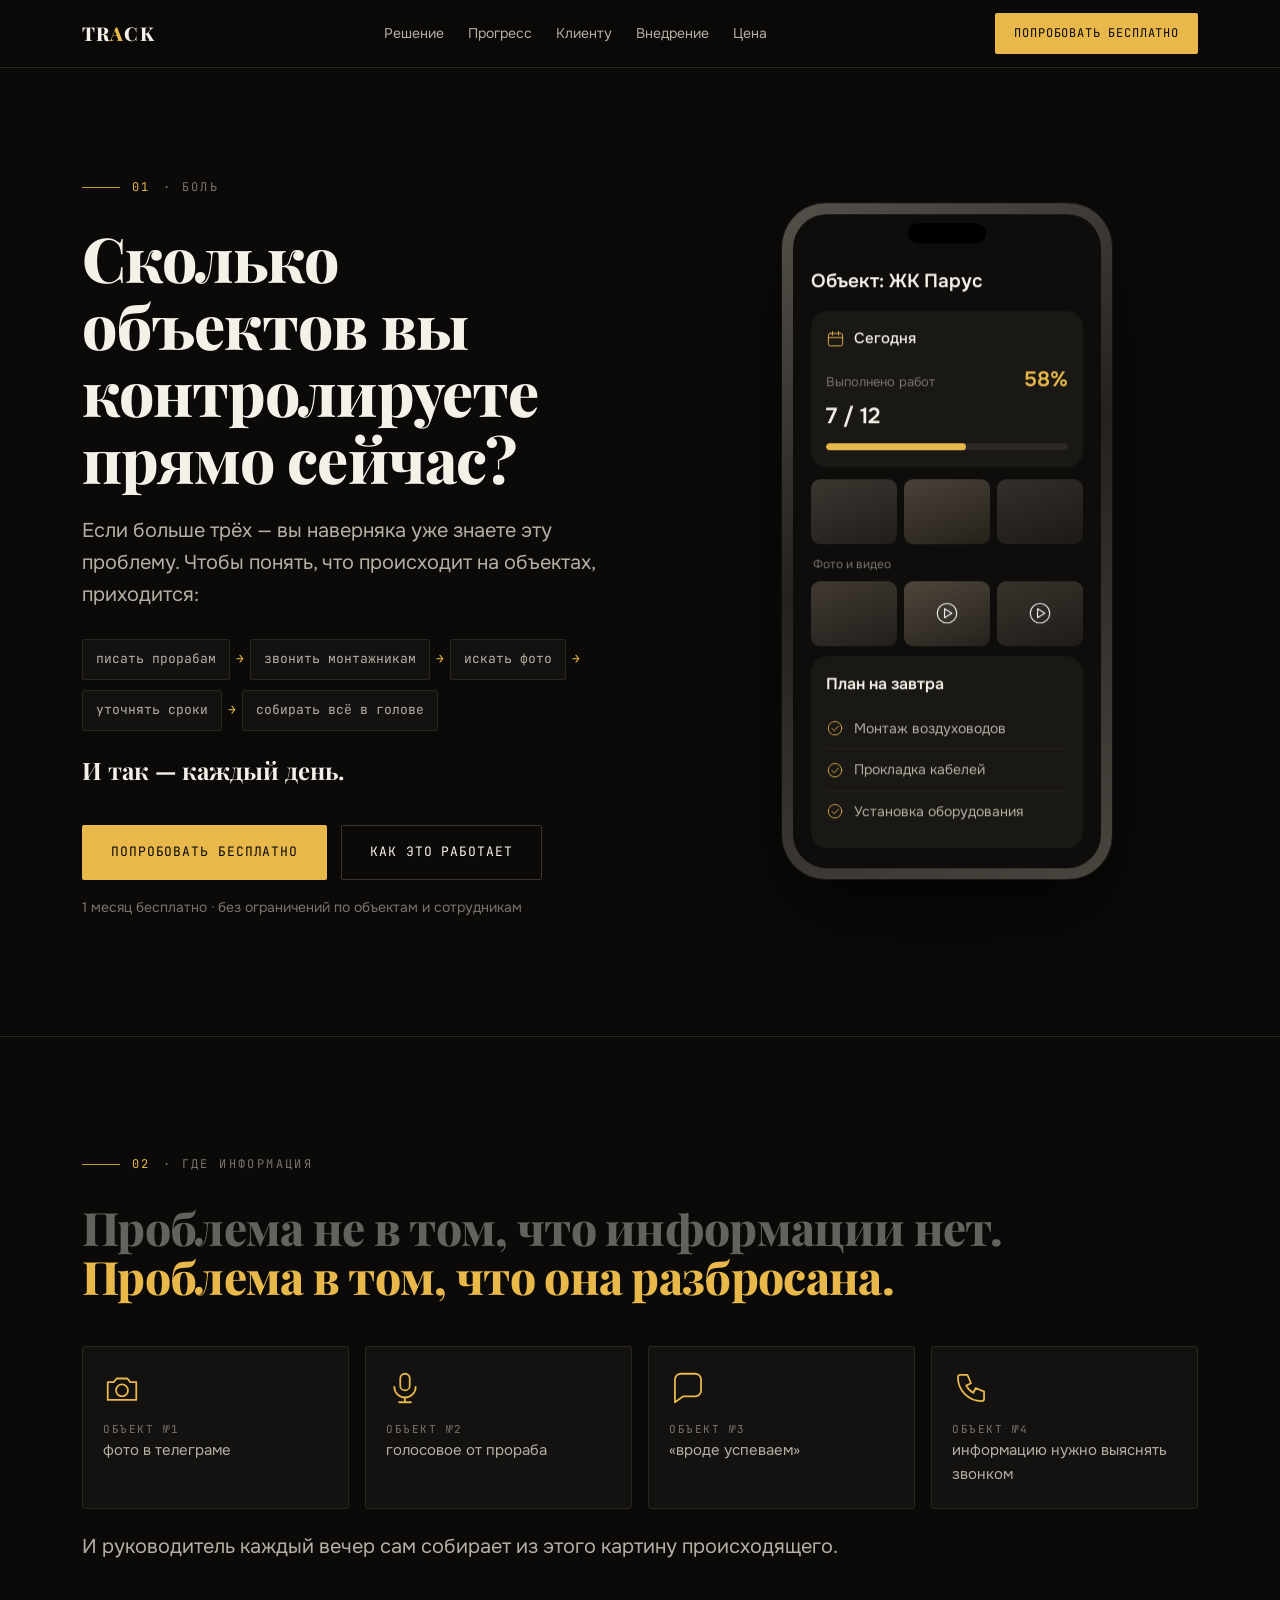
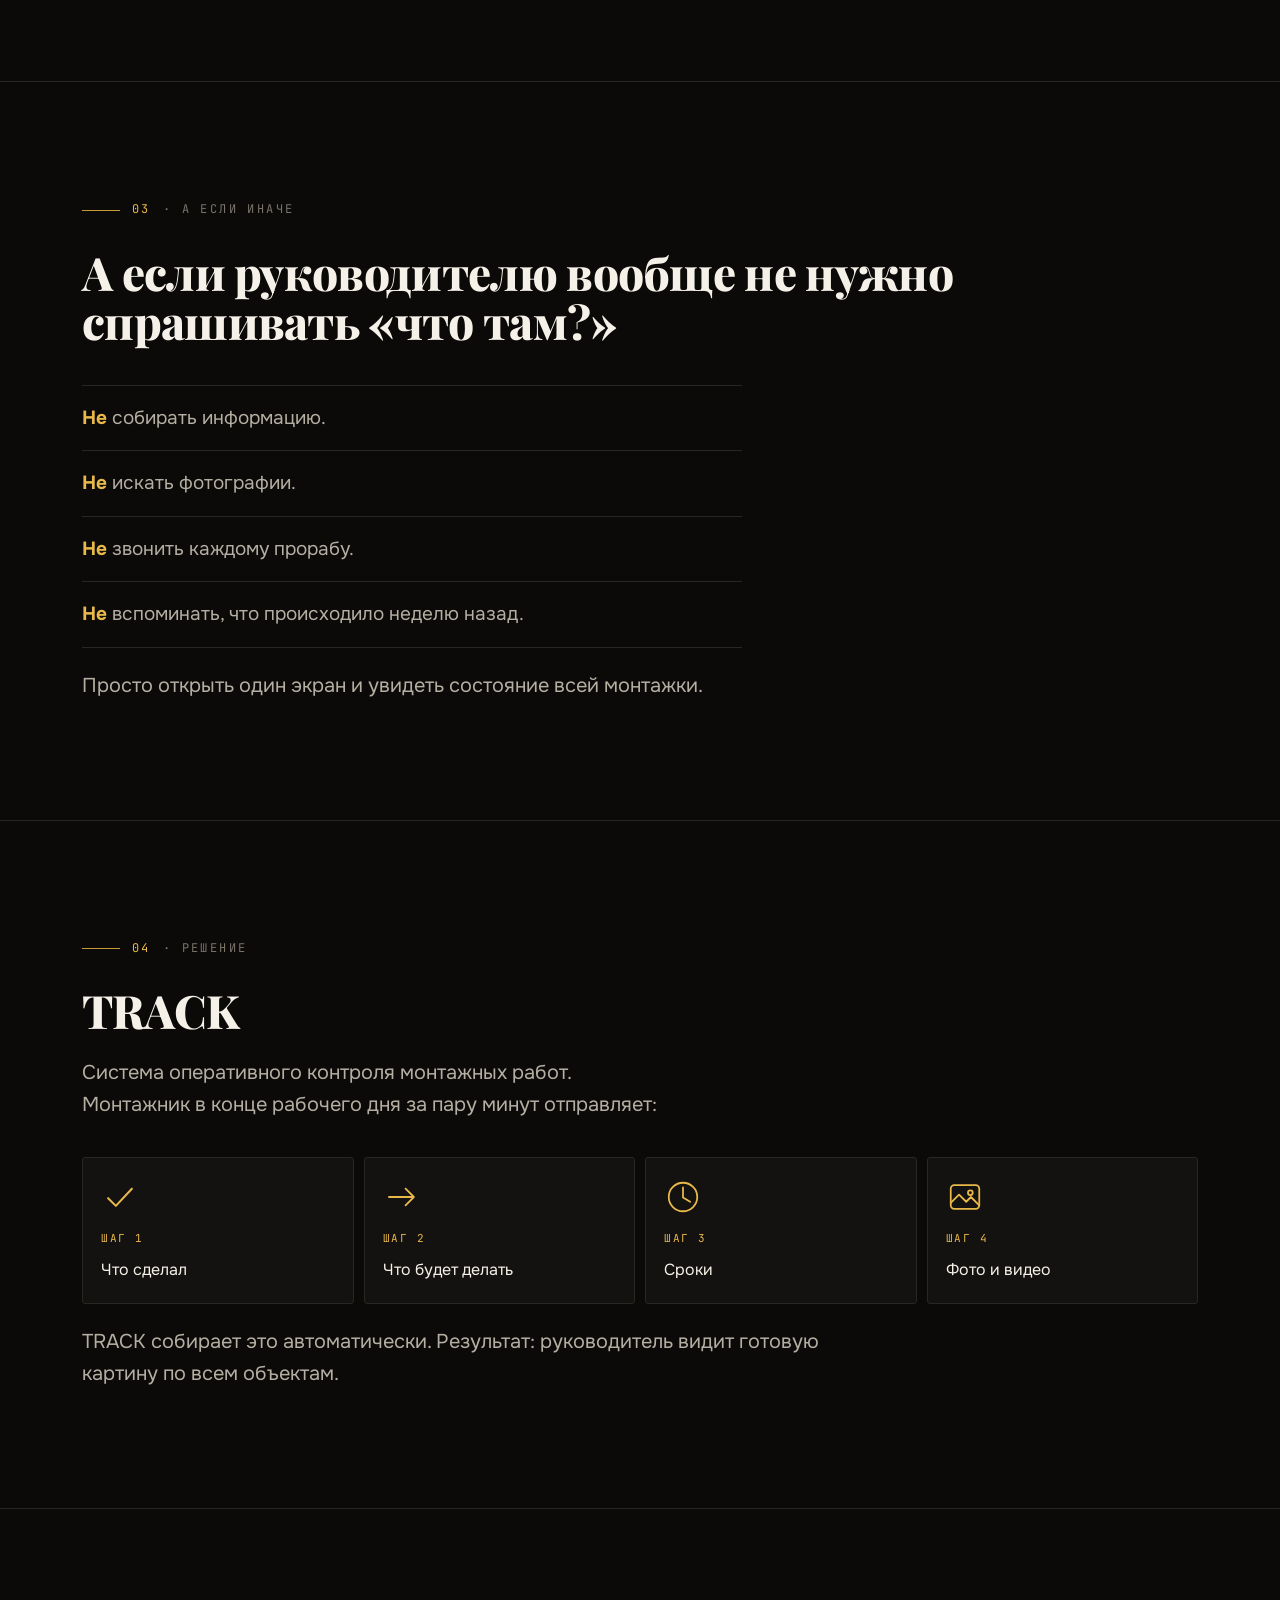
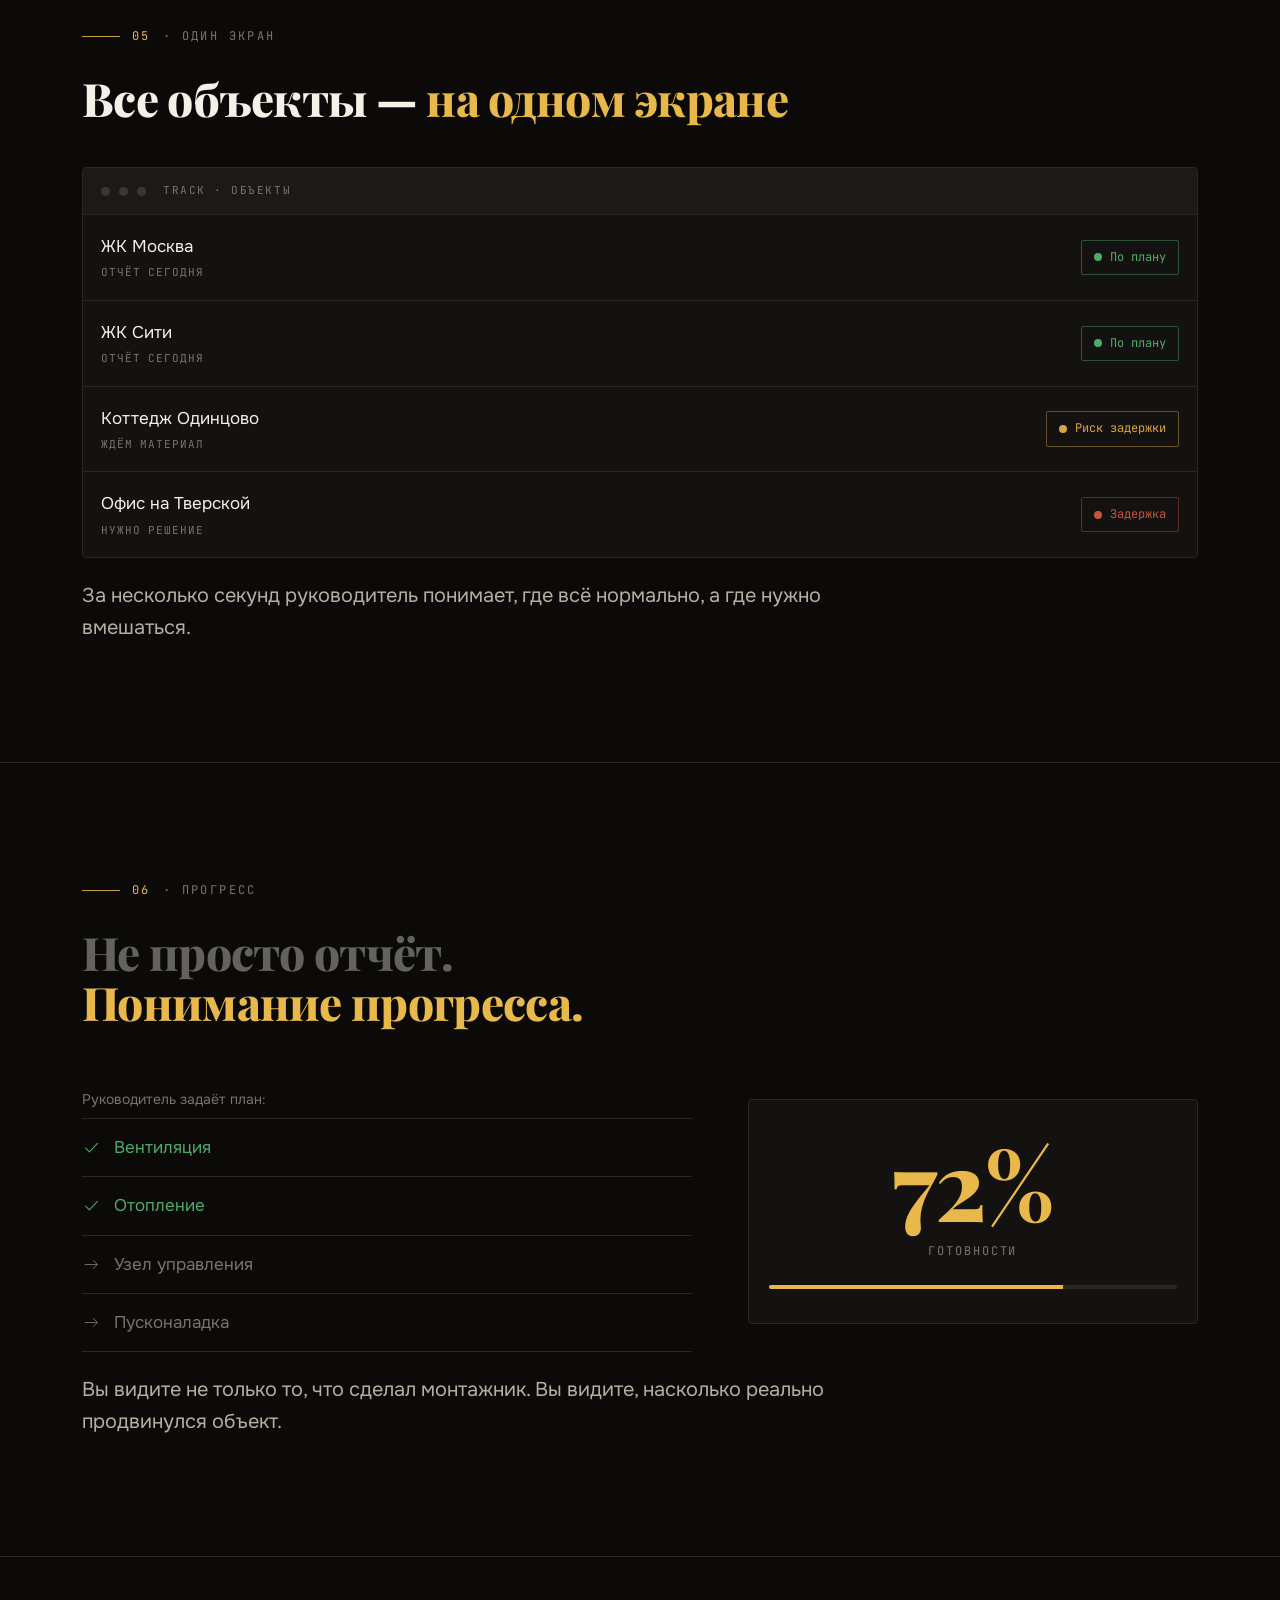
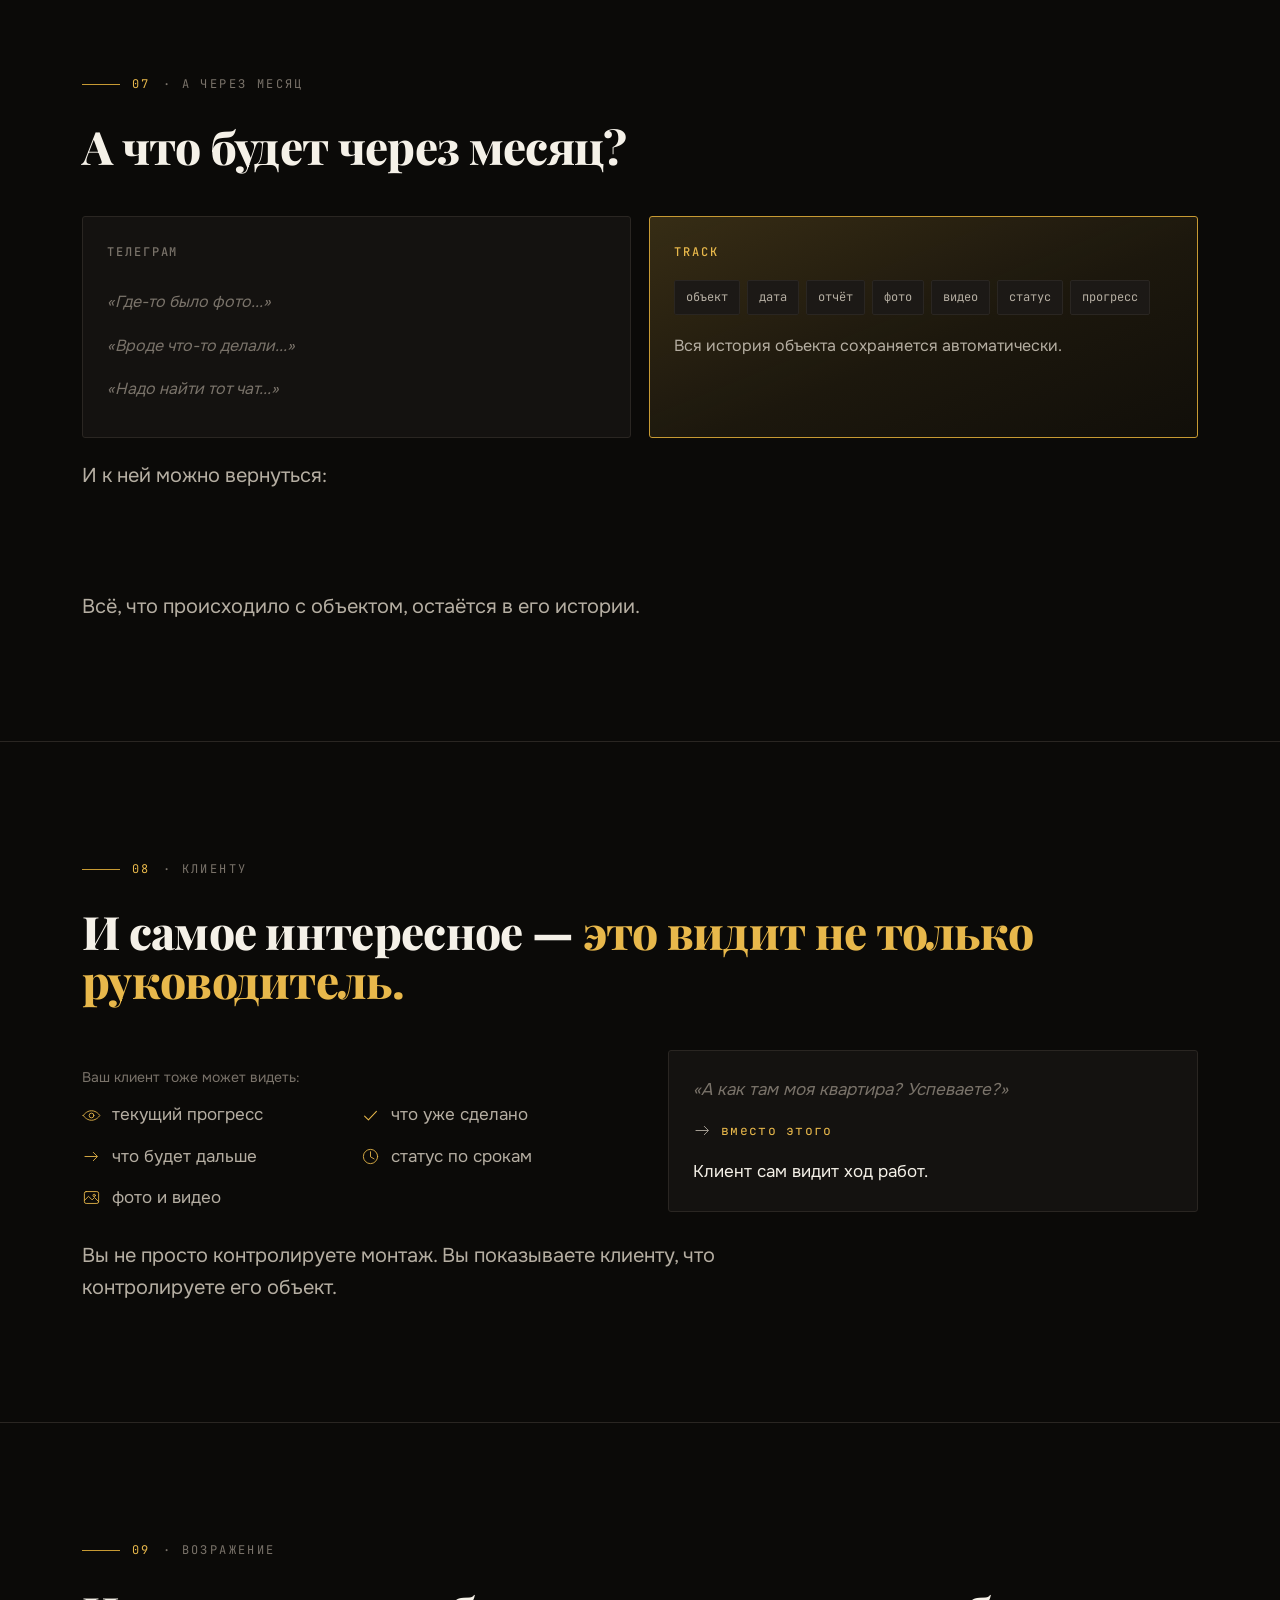
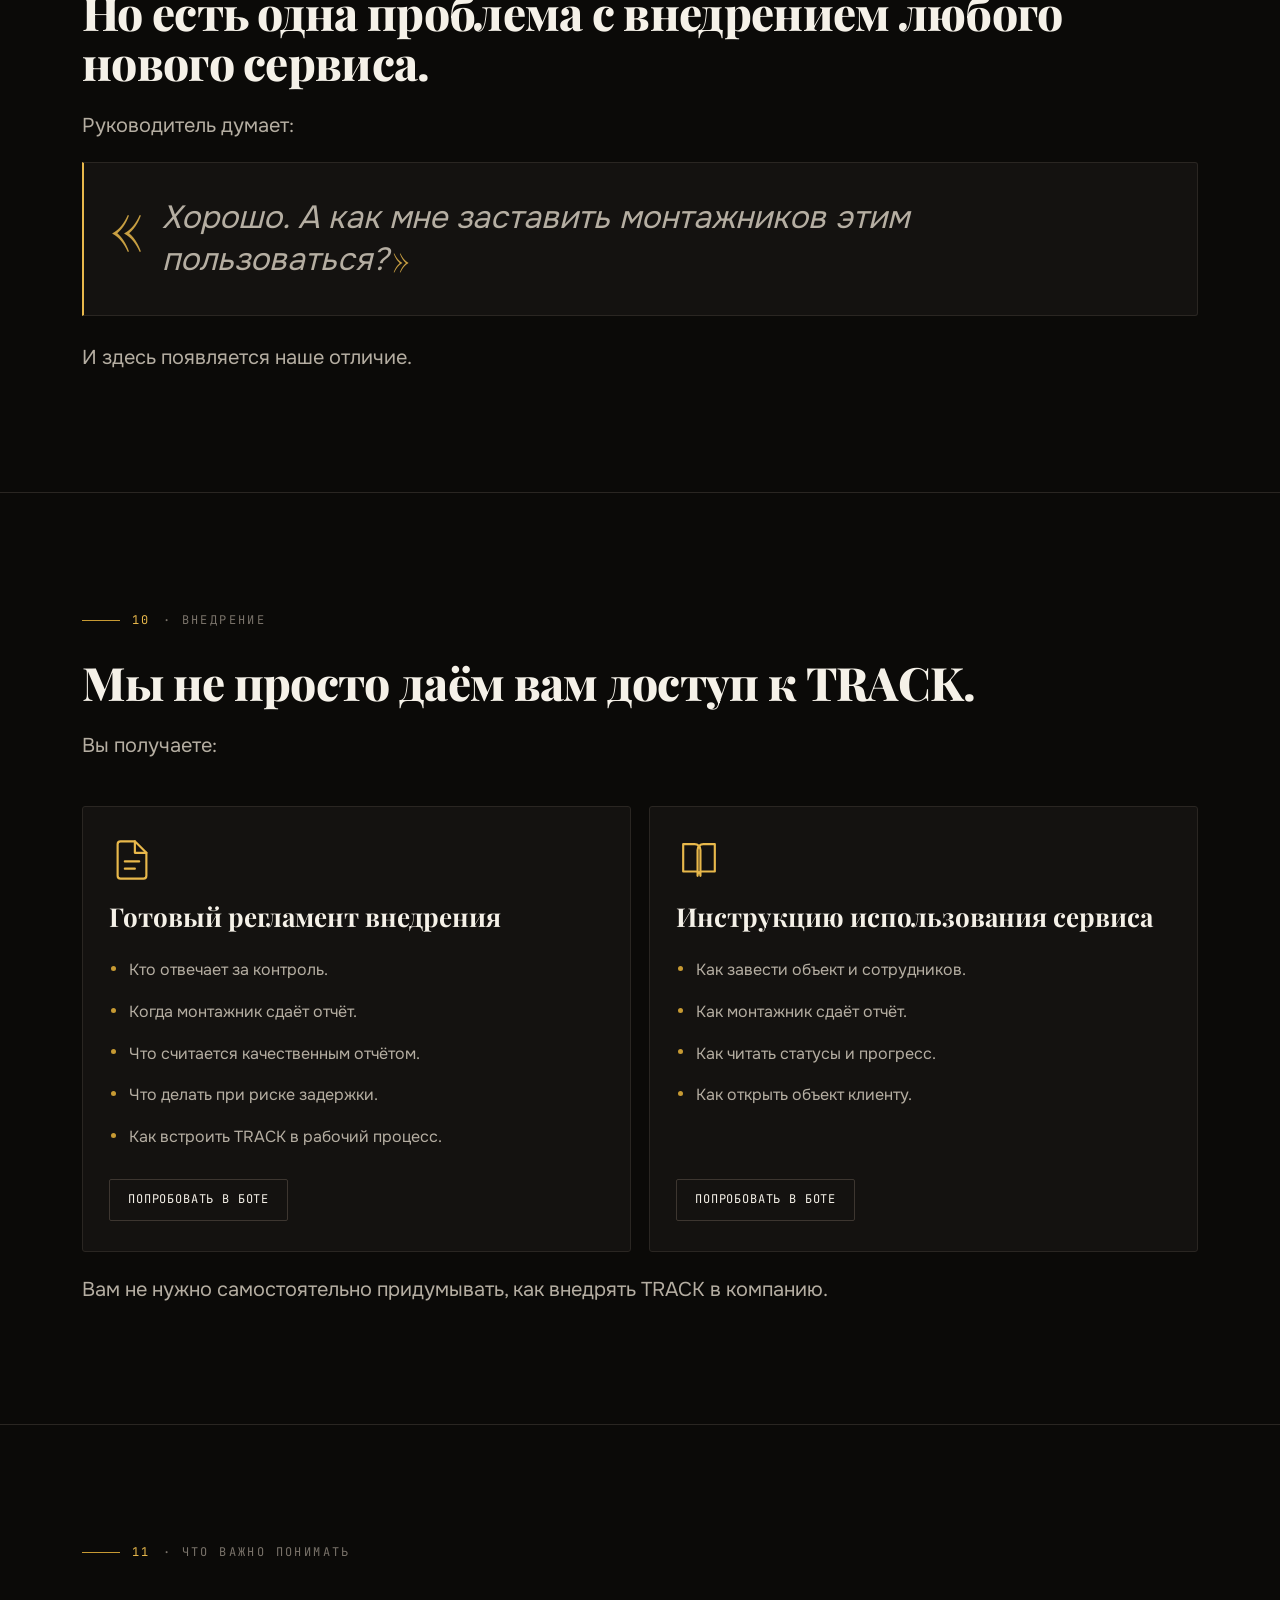
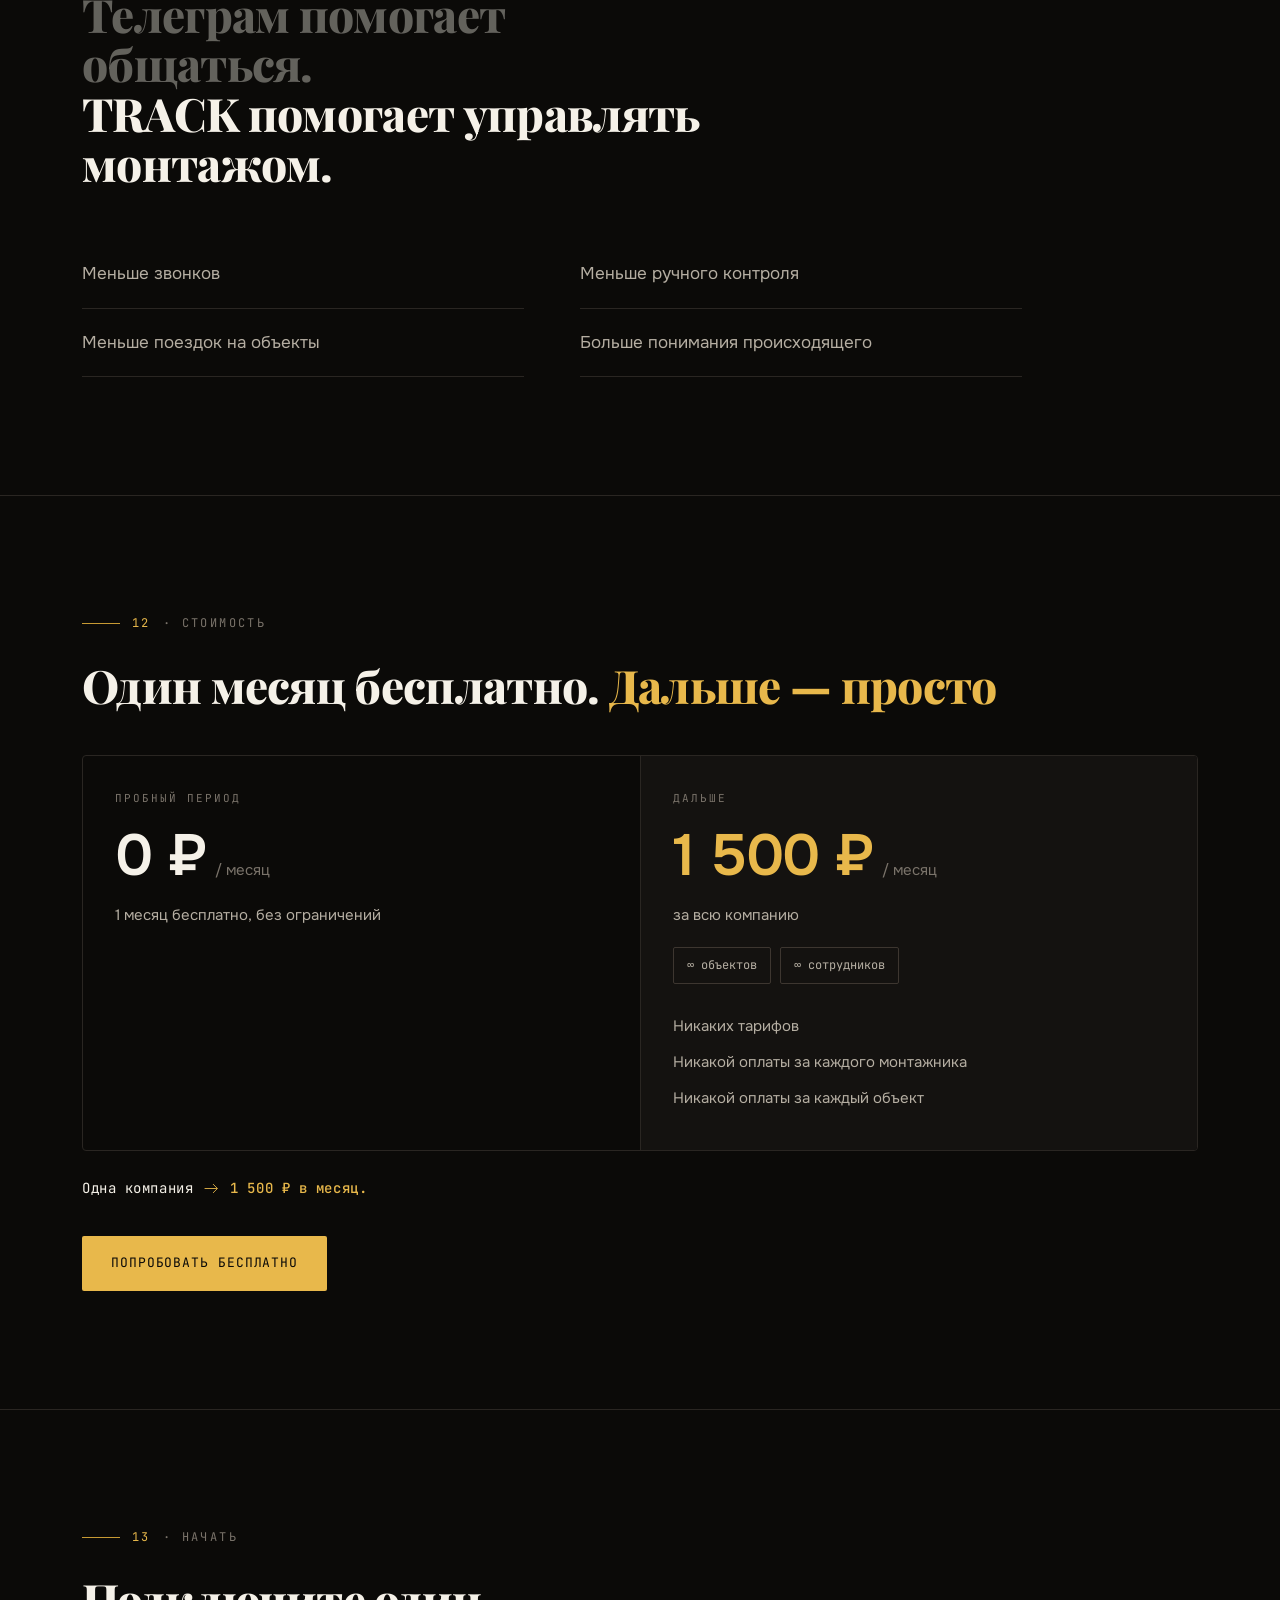
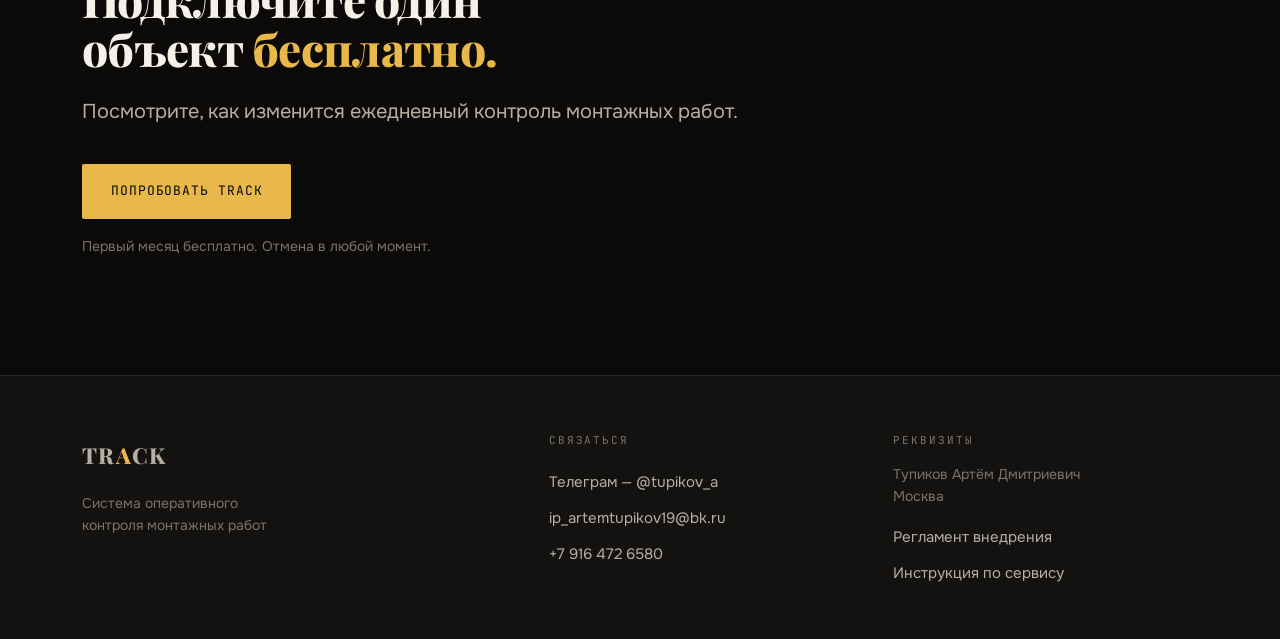
<file: index.html>
<!DOCTYPE html>
<html lang="ru">
<head>
<meta charset="utf-8">
<meta name="viewport" content="width=device-width, initial-scale=1, viewport-fit=cover">
<title>TRACK — ежедневный контроль монтажных работ</title>
<meta name="description" content="Все объекты на одном экране: что сделано, что дальше, сроки, фото и прогресс. Вместо десятка рабочих чатов. 1 500 ₽ в месяц за всю компанию.">
<meta property="og:type" content="website">
<meta property="og:site_name" content="TRACK">
<meta property="og:title" content="TRACK — ежедневный контроль монтажных работ">
<meta property="og:description" content="Открыть один экран и увидеть состояние всей монтажки. Первый месяц бесплатно.">
<link rel="preconnect" href="https://fonts.googleapis.com">
<link rel="preconnect" href="https://fonts.gstatic.com" crossorigin>
<link href="https://fonts.googleapis.com/css2?family=Playfair+Display:wght@700;800&family=Onest:wght@300;400;500;600&family=JetBrains+Mono:wght@400;500&display=swap" rel="stylesheet">
<style>
:root{
  --void:#0B0A08; --surface:#141210; --raised:#1C1916;
  --edge:#2A2622; --edge-hi:#3D3630;
  --gold:#E8B84B; --gold-dim:#C79A33;
  --text:#F5F1E8; --text-2:#B5AEA2; --muted:#7A736A;
  --ok:#4FA96A; --warn:#D9A441; --late:#C4553D;
  --display:'Playfair Display',Georgia,serif;
  --body:'Onest',-apple-system,BlinkMacSystemFont,'Segoe UI',sans-serif;
  --mono:'JetBrains Mono',ui-monospace,Menlo,monospace;
  --pad:32px; --sect:118px;
}
@media(max-width:1024px){:root{--pad:24px;--sect:84px}}
@media(max-width:760px){:root{--pad:18px;--sect:62px}}

*{box-sizing:border-box;margin:0;padding:0}
html{-webkit-text-size-adjust:100%;scroll-behavior:smooth}
body{
  background:var(--void);color:var(--text);
  font-family:var(--body);font-size:17px;line-height:1.6;
  -webkit-font-smoothing:antialiased;overflow-x:hidden;
}
@media(max-width:760px){body{font-size:16px}}
img{max-width:100%}

.wrap{max-width:1180px;margin:0 auto;padding:0 var(--pad)}
section{padding:var(--sect) 0;position:relative}
.rule{border:0;border-top:1px solid var(--edge);margin:0}

/* ---------- типографика ---------- */
.eyebrow{
  font-family:var(--mono);font-size:12px;letter-spacing:.2em;text-transform:uppercase;
  color:var(--gold);display:flex;align-items:center;gap:12px;margin-bottom:28px;
}
.eyebrow i{font-style:normal;color:var(--muted)}
.eyebrow::before{content:"";width:38px;height:1px;background:var(--gold-dim);flex:none}
h1,h2{font-family:var(--display);font-weight:800;line-height:1.08;letter-spacing:-.015em}
h1{font-size:clamp(33px,5.6vw,62px)}
h2{font-size:clamp(27px,4.2vw,46px)}
h3{font-family:var(--display);font-weight:700;font-size:clamp(20px,2.6vw,26px);line-height:1.25}
.lede{font-size:clamp(17px,1.9vw,20px);color:var(--text-2);max-width:60ch;margin-top:22px}
.note{color:var(--muted);font-size:14px;margin-top:16px}
.big-claim{font-size:clamp(19px,2.6vw,26px);line-height:1.4;max-width:24ch}
.dim{color:var(--muted)}
.gold{color:var(--gold)}
/* приглушённая половина двухцветного заголовка — золотая должна доминировать */
.soft{color:rgba(245,241,232,.38)}

/* ---------- кнопки ---------- */
.btn{
  display:inline-flex;align-items:center;justify-content:center;gap:9px;
  font-family:var(--mono);font-size:13px;letter-spacing:.07em;text-transform:uppercase;
  padding:16px 28px;border-radius:2px;text-decoration:none;border:1px solid transparent;
  background:var(--gold);color:var(--void);transition:background .2s,transform .2s;
}
.btn:hover{background:#F2C863}
.btn:active{transform:translateY(1px)}
.btn--ghost{background:transparent;color:var(--text);border-color:var(--edge-hi)}
.btn--ghost:hover{background:var(--raised);border-color:var(--gold-dim)}
.btn--sm{padding:10px 18px;font-size:12px}
.cta-row{display:flex;flex-wrap:wrap;gap:14px;margin-top:36px}
@media(max-width:520px){
  .cta-row{flex-direction:column;align-items:stretch}
  .btn{width:100%}
}

/* ---------- шапка ---------- */
.site-header{
  position:sticky;top:0;z-index:50;
  background:rgba(11,10,8,.86);backdrop-filter:blur(14px);
  border-bottom:1px solid var(--edge);
}
.hdr-in{
  max-width:1180px;margin:0 auto;padding:13px var(--pad);
  display:flex;align-items:center;justify-content:space-between;gap:18px;
}
.brand{
  font-family:var(--display);font-size:19px;font-weight:800;letter-spacing:.06em;
  color:var(--text);text-decoration:none;flex:none;
}
.brand em{color:var(--gold);font-style:normal}
.hdr-nav{display:flex;gap:24px}
.hdr-nav a{color:var(--text-2);text-decoration:none;font-size:14px;transition:color .2s}
.hdr-nav a:hover{color:var(--gold)}
@media(max-width:940px){.hdr-nav{display:none}}
@media(max-width:420px){.hdr-in .btn--sm{padding:9px 13px;font-size:11px}}

/* ---------- экран 1 ---------- */
.hero{padding-top:clamp(56px,9vw,110px)}
.hero h1{max-width:16ch}
.chain{
  display:flex;flex-wrap:wrap;align-items:center;gap:10px 6px;
  margin-top:28px;font-family:var(--mono);font-size:13px;color:var(--text-2);
}
.chain span{
  background:var(--surface);border:1px solid var(--edge);
  padding:9px 13px;border-radius:2px;white-space:nowrap;
}
.chain b{color:var(--gold);font-weight:400}
.hero-loop{
  margin-top:20px;font-family:var(--display);font-size:clamp(19px,2.4vw,24px);
  font-weight:700;color:var(--text);
}

/* ---------- экран 2: разбросано ---------- */
.scatter{display:grid;grid-template-columns:repeat(4,1fr);gap:16px;margin-top:44px}
@media(max-width:900px){.scatter{grid-template-columns:repeat(2,1fr)}}
@media(max-width:520px){.scatter{grid-template-columns:1fr;gap:12px}}
.scat{
  background:var(--surface);border:1px solid var(--edge);border-radius:3px;
  padding:22px 20px;display:flex;flex-direction:column;gap:14px;min-height:150px;
}
@media(max-width:520px){.scat{min-height:0;flex-direction:row;align-items:center;gap:14px;padding:16px}}
.scat-n{font-family:var(--mono);font-size:11px;letter-spacing:.14em;color:var(--muted);text-transform:uppercase}

.scat p{color:var(--text-2);font-size:15px;margin-top:auto}
@media(max-width:520px){.scat p{margin-top:0}}

/* ---------- экран 3: список отрицаний ---------- */
.nots{margin-top:38px;max-width:60ch}
.nots li{
  list-style:none;padding:17px 0;border-bottom:1px solid var(--edge);
  color:var(--text-2);font-size:clamp(16px,2vw,19px);
}
.nots li:first-child{border-top:1px solid var(--edge)}
.nots li b{color:var(--gold);font-weight:700}

/* ---------- экран 4: решение ---------- */
.flow{display:flex;flex-wrap:wrap;gap:10px;align-items:stretch;margin-top:36px}
.flow-step{
  flex:1 1 190px;background:var(--surface);border:1px solid var(--edge);
  border-radius:3px;padding:20px 18px;
}
.flow-step .k{font-family:var(--mono);font-size:11px;letter-spacing:.14em;color:var(--gold);text-transform:uppercase}
.flow-step .v{margin-top:9px;color:var(--text);font-size:16px}

/* ---------- экран 5: панель объектов ---------- */
.board{
  margin-top:44px;border:1px solid var(--edge);border-radius:4px;
  background:var(--surface);overflow:hidden;
}
.board-bar{
  display:flex;align-items:center;gap:9px;padding:14px 18px;
  border-bottom:1px solid var(--edge);background:var(--raised);
}
.board-bar i{width:9px;height:9px;border-radius:50%;background:var(--edge-hi);display:block}
.board-bar span{font-family:var(--mono);font-size:11px;letter-spacing:.14em;color:var(--muted);margin-left:8px;text-transform:uppercase}
.row{
  display:grid;grid-template-columns:1fr auto;gap:14px;align-items:center;
  padding:18px;border-bottom:1px solid var(--edge);
}
.row:last-child{border-bottom:0}
.row-name{font-size:17px;color:var(--text)}
.row-sub{font-family:var(--mono);font-size:11px;color:var(--muted);margin-top:4px;letter-spacing:.08em;text-transform:uppercase}
.tag{
  font-family:var(--mono);font-size:12px;padding:7px 12px;border-radius:2px;
  border:1px solid var(--edge-hi);white-space:nowrap;
}
.tag--ok{color:var(--ok);border-color:rgba(79,169,106,.42)}
.tag--warn{color:var(--warn);border-color:rgba(217,164,65,.42)}
.tag--late{color:var(--late);border-color:rgba(196,85,61,.42)}

/* ---------- экран 6: прогресс ---------- */
.prog{
  display:grid;grid-template-columns:1.15fr .85fr;gap:56px;align-items:center;margin-top:44px;
}
@media(max-width:860px){.prog{grid-template-columns:1fr;gap:34px}}
.stages{list-style:none}
.stages li{
  display:flex;align-items:center;gap:13px;padding:15px 0;
  border-bottom:1px solid var(--edge);font-size:17px;
}
.stages li:first-child{border-top:1px solid var(--edge)}
.stages .mark{
  font-family:var(--mono);width:24px;flex:none;text-align:center;font-size:14px;
}
.stages .done{color:var(--ok)}
.stages .done .mark{color:var(--ok)}
.stages .next{color:var(--muted)}
.dial{text-align:center;padding:34px 20px;background:var(--surface);border:1px solid var(--edge);border-radius:4px}
.dial .num{
  font-family:var(--display);font-weight:800;color:var(--gold);
  font-size:clamp(58px,11vw,96px);line-height:1;letter-spacing:-.02em;
}
.dial .cap{font-family:var(--mono);font-size:12px;letter-spacing:.16em;text-transform:uppercase;color:var(--muted);margin-top:12px}
.dial .track{height:4px;background:var(--edge);border-radius:2px;margin-top:24px;overflow:hidden}
.dial .fill{display:block;height:100%;width:72%;background:var(--gold)}

/* ---------- экран 7: сравнение ---------- */
.duo{display:grid;grid-template-columns:1fr 1fr;gap:18px;margin-top:44px}
@media(max-width:760px){.duo{grid-template-columns:1fr}}
.pane{background:var(--surface);border:1px solid var(--edge);border-radius:3px;padding:26px 24px}
.pane--track{
  border-color:var(--gold-dim);
  background:linear-gradient(158deg,rgba(232,184,75,.20) 0%,rgba(232,184,75,.08) 55%,rgba(232,184,75,.03) 100%);
}
.pane h4{
  font-family:var(--mono);font-size:12px;letter-spacing:.16em;text-transform:uppercase;
  color:var(--muted);font-weight:500;margin-bottom:18px;
}
.pane--track h4{color:var(--gold)}
.pane ul{list-style:none}
.pane li{padding:9px 0;color:var(--text-2);font-size:16px}
.pane--tg li{color:var(--muted);font-style:italic}
.trail{display:flex;flex-wrap:wrap;gap:7px}
.trail span{
  font-family:var(--mono);font-size:12px;padding:7px 11px;border-radius:2px;
  background:var(--raised);border:1px solid var(--edge);color:var(--text-2);
}
.horizon{display:flex;flex-wrap:wrap;gap:12px;margin-top:34px}
.horizon span{
  font-family:var(--mono);font-size:13px;color:var(--gold);
  border:1px solid var(--edge-hi);border-radius:2px;padding:10px 16px;
}

/* ---------- экран 8: клиент ---------- */
.client{display:grid;grid-template-columns:1fr 1fr;gap:56px;align-items:start;margin-top:44px}
@media(max-width:860px){.client{grid-template-columns:1fr;gap:34px}}
.sees{
  list-style:none;display:grid;grid-template-columns:repeat(2,minmax(0,1fr));
  column-gap:28px;margin-top:6px;
}
@media(max-width:560px){.sees{grid-template-columns:1fr}}
.sees li{position:relative;color:var(--text-2);font-size:17px}
.sees li::before{content:"✓";position:absolute;left:0;top:11px;color:var(--gold);font-family:var(--mono);font-size:14px}
.swap{background:var(--surface);border:1px solid var(--edge);border-radius:3px;padding:26px 24px}
.swap .was{color:var(--muted);font-style:italic;font-size:17px;line-height:1.5}
.swap .arr{color:var(--gold);font-family:var(--mono);font-size:13px;margin:18px 0;letter-spacing:.1em}
.swap .now{color:var(--text);font-size:17px;line-height:1.5}

/* ---------- экран 10: внедрение ---------- */
.kit{display:grid;grid-template-columns:1fr 1fr;gap:18px;margin-top:44px}
@media(max-width:760px){.kit{grid-template-columns:1fr}}
.card{
  background:var(--surface);border:1px solid var(--edge);border-radius:3px;padding:30px 26px;
  display:flex;flex-direction:column;
}
.card h3{margin-bottom:16px}
.card ul{list-style:none;margin-bottom:22px}
.card li{position:relative;padding:8px 0 8px 20px;color:var(--text-2);font-size:16px}
.card li::before{content:"";position:absolute;left:2px;top:1.05em;width:5px;height:5px;background:var(--gold-dim);border-radius:50%}
.card .btn{margin-top:auto;align-self:flex-start}
@media(max-width:520px){.card .btn{align-self:stretch}}

/* ---------- экран 11: позиционирование (по макету) ---------- */
.stance h2{max-width:22ch}

.gains{
  display:grid;grid-template-columns:1fr 1fr;gap:0 56px;margin-top:52px;max-width:940px;
}
@media(max-width:760px){.gains{grid-template-columns:1fr;gap:0}}
.gains div{
  padding:20px 0;border-bottom:1px solid var(--edge);color:var(--text-2);font-size:17px;
}

/* ---------- экран 12: цена (по макету) ---------- */
.price{
  margin-top:44px;display:grid;grid-template-columns:1fr 1fr;
  border:1px solid var(--edge);border-radius:4px;overflow:hidden;
}
@media(max-width:760px){.price{grid-template-columns:1fr}}
.price-col{padding:34px 32px}
@media(max-width:520px){.price-col{padding:26px 22px}}
.price-col + .price-col{border-left:1px solid var(--edge);background:var(--surface)}
@media(max-width:760px){.price-col + .price-col{border-left:0;border-top:1px solid var(--edge)}}
.price-k{font-family:var(--mono);font-size:11px;letter-spacing:.18em;text-transform:uppercase;color:var(--muted)}
.price-v{margin-top:20px;display:flex;align-items:baseline;gap:9px;flex-wrap:wrap}
.price-v b{
  font-family:var(--body);font-weight:600;letter-spacing:-.02em;
  font-size:clamp(40px,7vw,58px);line-height:1;color:var(--text);
}
.price-col + .price-col .price-v b{color:var(--gold)}
.price-v i{font-style:normal;color:var(--muted);font-size:15px}
.price-note{margin-top:18px;color:var(--text-2);font-size:15px}
.inf{display:flex;flex-wrap:wrap;gap:9px;margin-top:20px}
.inf span{
  font-family:var(--mono);font-size:12px;color:var(--text-2);
  border:1px solid var(--edge-hi);border-radius:2px;padding:8px 13px;
}
.nos{list-style:none;margin-top:24px}
.nos li{color:var(--text-2);font-size:15px;padding:6px 0}
.price-sum{
  margin-top:26px;font-family:var(--mono);font-size:14px;color:var(--text);letter-spacing:.04em;
}
.price-sum b{color:var(--gold);font-weight:500}

/* ---------- экран 13 ---------- */
.final{text-align:left}
.final h2{max-width:18ch}
.final .lede{margin-left:0}

/* ---------- подвал ---------- */


@media (prefers-reduced-motion:reduce){
  *{transition:none!important;animation:none!important}
  html{scroll-behavior:auto}
}

/* ---------- мобильная доводка ---------- */
@media(max-width:560px){
  /* цепочка шагов читается сверху вниз, стрелки разворачиваем */
  .chain{flex-direction:column;align-items:stretch;gap:8px}
  .chain span{text-align:center}
  .chain b{align-self:center;transform:rotate(90deg);line-height:1}
}
@media(max-width:760px){
  .horizon span{flex:1 1 100%;text-align:center}
}

/* ============================================================
   Иконки — единый набор, тонкий контур, скруглённые концы
   ============================================================ */
.ic{width:24px;height:24px;flex:none;display:block;color:var(--text-2)}
.ic--sm{width:19px;height:19px}
.ic--lg{width:38px;height:38px}
.ic--xl{width:46px;height:46px}
.ic--gold{color:var(--gold)}

/* ============================================================
   Экран 1 — текст слева, телефон справа
   ============================================================ */
.hero-grid{
  display:grid;grid-template-columns:minmax(0,1.05fr) minmax(0,.95fr);
  gap:60px;align-items:center;
}
@media(max-width:1080px){.hero-grid{grid-template-columns:1fr;gap:52px}}
.hero h1{max-width:15ch}

.hero-device{display:flex;justify-content:center;perspective:1400px}
.phone{
  width:min(330px,82vw);flex:none;border-radius:44px;padding:11px;
  background:linear-gradient(150deg,#55504A 0%,#25221E 46%,#4A453F 100%);
  box-shadow:0 40px 90px rgba(0,0,0,.6),0 0 0 1px rgba(255,255,255,.06);
  transform:rotateY(-15deg) rotateX(4deg) rotate(2deg);
  animation:float 7s ease-in-out infinite;
}
@media(max-width:1080px){.phone{transform:rotateY(-7deg) rotateX(2deg);animation:none}}
@media(max-width:520px){.phone{transform:none;border-radius:38px;padding:9px}}
@keyframes float{
  0%,100%{transform:rotateY(-15deg) rotateX(4deg) rotate(2deg) translateY(0)}
  50%    {transform:rotateY(-15deg) rotateX(4deg) rotate(2deg) translateY(-16px)}
}
.phone-screen{
  background:#0E0D0B;border-radius:34px;padding:26px 18px 20px;
  position:relative;overflow:hidden;
}
@media(max-width:520px){.phone-screen{border-radius:30px;padding:22px 15px 17px}}
.phone-screen::before{
  content:"";position:absolute;top:9px;left:50%;transform:translateX(-50%);
  width:78px;height:20px;background:#000;border-radius:12px;
}
.ph-title{font-size:19px;font-weight:600;margin:26px 0 15px;color:var(--text)}
.ph-card{background:#1A1815;border-radius:16px;padding:15px 15px 17px;margin-bottom:12px}
.ph-today{display:flex;align-items:center;gap:9px;font-size:15px;font-weight:500;color:var(--text)}
.ph-today .ic{width:19px;height:19px}
.ph-metric{display:flex;align-items:baseline;justify-content:space-between;gap:10px;margin-top:13px}
.ph-metric span{color:var(--muted);font-size:13px}
.ph-pct{color:var(--gold);font-size:21px;font-weight:600}
.ph-count{font-size:22px;font-weight:600;margin-top:2px;color:var(--text)}
.ph-track{height:7px;background:#2C2823;border-radius:4px;margin-top:9px;overflow:hidden}
.ph-fill{display:block;height:100%;width:58%;background:var(--gold);border-radius:4px}
.ph-grid{display:grid;grid-template-columns:repeat(3,1fr);gap:7px;margin-bottom:11px}
.ph-label{color:var(--muted);font-size:12px;margin:0 0 7px 2px}
.tile{
  position:relative;display:grid;place-items:center;
  aspect-ratio:4/3;border-radius:9px;background:#242019;
}
.tile .ic{width:26px;height:26px;color:rgba(255,255,255,.9)}
.tile--a{background:linear-gradient(160deg,#3B3630,#211E1A)}
.tile--b{background:linear-gradient(160deg,#4A423A,#252119)}
.tile--c{background:linear-gradient(160deg,#332F2A,#1D1A16)}
.tile--d{background:linear-gradient(160deg,#413A32,#221F1B)}
.tile--e{background:linear-gradient(160deg,#4E463C,#26221C)}
.tile--f{background:linear-gradient(160deg,#38332C,#1F1C18)}
.ph-plan{margin-top:2px;margin-bottom:0}
.ph-h{font-size:16px;font-weight:600;margin-bottom:11px;color:var(--text)}
.ph-task{
  display:flex;align-items:center;gap:10px;padding:9px 0;font-size:14px;color:var(--text-2);
  border-bottom:1px solid #262220;
}
.ph-task:last-child{border-bottom:0}
.ph-task .ic{width:18px;height:18px}

/* ============================================================
   Правки блоков под новые иконки
   ============================================================ */
.scat{align-items:flex-start}
.flow-step .ic{margin-bottom:14px}
.card .ic--xl{margin-bottom:18px}
.tag{display:inline-flex;align-items:center;gap:8px}
.tag .dot{width:8px;height:8px;border-radius:50%;background:currentColor;flex:none}
.stages li .ic{color:inherit}
.stages .done .ic{color:var(--ok)}
.stages .next .ic{color:var(--muted)}
.sees li{display:flex;align-items:center;gap:11px;padding:7px 0}
.sees li::before{content:none}
.swap .arr{display:flex;align-items:center;gap:9px}
.pane-note{margin-top:18px;color:var(--text-2);font-size:16px}
.quote-big{
  position:relative;margin:20px 0 26px;padding:34px 40px 34px 78px;max-width:none;
  background:var(--surface);border:1px solid var(--edge);border-left:2px solid var(--gold);
  border-radius:0 3px 3px 0;color:var(--text-2);font-style:italic;
  font-size:clamp(20px,2.9vw,32px);line-height:1.32;
}
.quote-big::before,.quote-big::after{
  font-family:var(--display);font-style:normal;color:var(--gold);line-height:1;
}
.quote-big::before{
  content:"«";position:absolute;left:26px;top:26px;font-size:clamp(44px,6vw,68px);opacity:.85;
}
.quote-big::after{content:"»";margin-left:.12em;font-size:1.1em;vertical-align:-.06em;opacity:.85}
@media(max-width:640px){
  .quote-big{padding:26px 22px 26px 24px}
  .quote-big::before{position:static;display:block;margin-bottom:2px;font-size:44px}
}
.price-sum{display:flex;align-items:center;gap:9px;flex-wrap:wrap}
.price-sum .ic{color:var(--gold)}

/* ============================================================
   Анимации
   ============================================================ */
.site-header{transition:box-shadow .3s,background .3s}
.site-header.scrolled{box-shadow:0 1px 24px rgba(0,0,0,.5)}

.reveal{opacity:0;transform:translateY(22px);transition:opacity .7s ease,transform .7s cubic-bezier(.22,1,.36,1)}
.reveal.in{opacity:1;transform:none}
.stagger > *{opacity:0;transform:translateY(18px);transition:opacity .55s ease,transform .55s cubic-bezier(.22,1,.36,1)}
.stagger.in > *{opacity:1;transform:none}
.stagger.in > *:nth-child(1){transition-delay:.05s}
.stagger.in > *:nth-child(2){transition-delay:.12s}
.stagger.in > *:nth-child(3){transition-delay:.19s}
.stagger.in > *:nth-child(4){transition-delay:.26s}
.stagger.in > *:nth-child(5){transition-delay:.33s}
.stagger.in > *:nth-child(6){transition-delay:.40s}
.stagger.in > *:nth-child(7){transition-delay:.47s}

/* полосы прогресса заполняются, когда доезжают до экрана */
.dial .fill{width:0;transition:width 1.4s cubic-bezier(.22,1,.36,1) .15s}
.dial.in .fill{width:72%}
.ph-fill{width:0;transition:width 1.6s cubic-bezier(.22,1,.36,1) .5s}
.phone.in .ph-fill{width:58%}

/* отклик на наведение */
.scat,.flow-step,.card,.pane,.dial{transition:transform .3s cubic-bezier(.22,1,.36,1),border-color .3s}
.scat:hover,.flow-step:hover,.card:hover{transform:translateY(-4px);border-color:var(--edge-hi)}
.row{transition:background .25s}
.row:hover{background:rgba(232,184,75,.04)}
.inf span,.horizon span,.trail span{transition:border-color .25s,color .25s}
.horizon span:hover,.inf span:hover{border-color:var(--gold-dim);color:var(--gold)}
.hdr-nav a{position:relative}
.hdr-nav a::after{
  content:"";position:absolute;left:0;right:0;bottom:-5px;height:1px;
  background:var(--gold);transform:scaleX(0);transform-origin:left;transition:transform .28s;
}
.hdr-nav a:hover::after{transform:scaleX(1)}
.ic{transition:transform .3s}
.scat:hover .ic,.flow-step:hover .ic,.card:hover .ic{transform:translateY(-2px) scale(1.06)}

@media (prefers-reduced-motion:reduce){
  .reveal,.stagger > *{opacity:1!important;transform:none!important}
  .dial .fill{width:72%!important}
  .ph-fill{width:58%!important}
  .phone{animation:none}
}

/* ============================================================
   Подвал — логотип, контакты, реквизиты
   ============================================================ */
.site-footer{border-top:1px solid var(--edge);background:var(--surface);padding:56px 0 48px}
.footer-in{
  max-width:1180px;margin:0 auto;padding:0 var(--pad);
  display:grid;grid-template-columns:1.4fr 1fr 1fr;gap:40px;align-items:start;
}
@media(max-width:860px){.footer-in{grid-template-columns:1fr 1fr;gap:34px}}
@media(max-width:560px){.footer-in{grid-template-columns:1fr;gap:30px}}
.footer-col{display:flex;flex-direction:column;align-items:flex-start}
.footer-brand .brand{font-size:22px;margin-bottom:14px}
.footer-col p{color:var(--muted);font-size:14px;line-height:1.55}
.footer-k{
  font-family:var(--mono);font-size:11px;letter-spacing:.18em;text-transform:uppercase;
  color:var(--muted);margin-bottom:14px;
}
.footer-col a{
  color:var(--text-2);text-decoration:none;font-size:15px;
  padding:6px 0;transition:color .2s;
}
.footer-col a:hover{color:var(--gold)}
.footer-col p + a{margin-top:12px}

/* ============================================================
   Анимации, вторая волна
   ============================================================ */

/* полоса прогресса чтения */
.read-progress{position:fixed;top:0;left:0;right:0;height:2px;z-index:60;background:transparent;pointer-events:none}
.read-progress span{display:block;height:100%;width:0;background:var(--gold);transition:width .1s linear}

/* появление первого экрана при загрузке */
html.js .hero-copy > *{opacity:0;transform:translateY(20px);transition:opacity .7s ease,transform .7s cubic-bezier(.22,1,.36,1)}
body.ready .hero-copy > *{opacity:1;transform:none}
body.ready .hero-copy > *:nth-child(1){transition-delay:.05s}
body.ready .hero-copy > *:nth-child(2){transition-delay:.14s}
body.ready .hero-copy > *:nth-child(3){transition-delay:.23s}
body.ready .hero-copy > *:nth-child(4){transition-delay:.32s}
body.ready .hero-copy > *:nth-child(5){transition-delay:.41s}
body.ready .hero-copy > *:nth-child(6){transition-delay:.50s}
body.ready .hero-copy > *:nth-child(7){transition-delay:.59s}

/* заголовок первого экрана выезжает из-под маски */
html.js .hero h1{clip-path:inset(0 0 102% 0)}
body.ready .hero h1{
  clip-path:inset(0 0 -8% 0);
  transition:clip-path 1s cubic-bezier(.22,1,.36,1) .12s,opacity .7s ease,transform .7s cubic-bezier(.22,1,.36,1);
}

/* телефон въезжает справа */
html.js .hero-device{opacity:0;transform:translateX(38px)}
body.ready .hero-device{
  opacity:1;transform:none;
  transition:opacity .9s ease .3s,transform 1s cubic-bezier(.22,1,.36,1) .3s;
}
.phone-tilt{transition:transform .35s cubic-bezier(.22,1,.36,1);transform-style:preserve-3d;will-change:transform}

/* линия в надзаголовке раскрывается */
html.js .eyebrow::before{width:0;transition:width .7s cubic-bezier(.22,1,.36,1) .1s}
section.in .eyebrow::before,body.ready .hero .eyebrow::before{width:38px}

/* контур иконок прорисовывается */
.stagger.in .ic--lg,.stagger.in .ic--xl{animation:draw 1.1s cubic-bezier(.4,0,.2,1) both}
@keyframes draw{
  from{stroke-dasharray:1;stroke-dashoffset:1;opacity:.25}
  to  {stroke-dasharray:1;stroke-dashoffset:0;opacity:1}
}

/* по цепочке шагов пробегает золотая волна — «и так каждый день» */
.chain span{animation:pulse 7s ease-in-out infinite}
.chain span:nth-of-type(2){animation-delay:.5s}
.chain span:nth-of-type(3){animation-delay:1s}
.chain span:nth-of-type(4){animation-delay:1.5s}
.chain span:nth-of-type(5){animation-delay:2s}
@keyframes pulse{
  0%,24%,100%{border-color:var(--edge);color:var(--text-2)}
  8%,16%{border-color:var(--gold-dim);color:var(--gold)}
}

/* проблемные статусы дышат */
.tag--warn .dot,.tag--late .dot{animation:blip 2.4s ease-in-out infinite}
@keyframes blip{
  0%,100%{box-shadow:0 0 0 0 currentColor;opacity:1}
  50%    {box-shadow:0 0 0 4px transparent;opacity:.55}
}

/* блик по кнопке при наведении */
.btn{position:relative;overflow:hidden}
.btn::after{
  content:"";position:absolute;top:0;bottom:0;left:-60%;width:45%;
  background:linear-gradient(100deg,transparent,rgba(255,255,255,.28),transparent);
  transform:skewX(-18deg);transition:left .55s ease;
}
.btn--ghost::after{background:linear-gradient(100deg,transparent,rgba(232,184,75,.16),transparent)}
.btn:hover::after{left:120%}

/* кнопка «наверх» */
.to-top{
  position:fixed;right:24px;bottom:24px;z-index:55;
  width:46px;height:46px;border-radius:50%;display:grid;place-items:center;
  background:var(--raised);border:1px solid var(--edge-hi);color:var(--gold);
  text-decoration:none;opacity:0;pointer-events:none;
  transition:opacity .3s,transform .3s,border-color .25s;
}
.to-top.show{opacity:1;pointer-events:auto}
.to-top:hover{transform:translateY(-3px);border-color:var(--gold-dim)}
@media(max-width:760px){.to-top{right:14px;bottom:14px;width:42px;height:42px}}

/* подчёркивание ссылок в подвале */
.footer-col a{position:relative;display:inline-block}
.footer-col a::after{
  content:"";position:absolute;left:0;right:0;bottom:2px;height:1px;background:var(--gold);
  transform:scaleX(0);transform-origin:left;transition:transform .3s;
}
.footer-col a:hover::after{transform:scaleX(1)}

/* плитки в телефоне проявляются */
.phone.in .tile{animation:tile .7s ease both}
.phone.in .tile:nth-child(2){animation-delay:.09s}
.phone.in .tile:nth-child(3){animation-delay:.18s}
@keyframes tile{from{opacity:0;transform:scale(.94)}to{opacity:1;transform:none}}

@media (prefers-reduced-motion:reduce){
  .hero-copy > *,.hero-device{opacity:1!important;transform:none!important}
  .hero h1{clip-path:none!important}
  .eyebrow::before{width:38px!important}
  .chain span,.tag--warn .dot,.tag--late .dot,.phone.in .tile{animation:none!important}
  .stagger.in .ic--lg,.stagger.in .ic--xl{animation:none!important}
  .btn::after{display:none}
}

</style>
</head>
<body>

<script>document.documentElement.classList.add('js')</script>

<svg style="display:none" aria-hidden="true">
  <symbol id="i-camera" viewBox="0 0 32 32" fill="none" stroke="currentColor" stroke-width="1.5" stroke-linecap="round" stroke-linejoin="round">
    <path pathLength="1" d="M4 11h5l2.5-3h9L23 11h5v15H4z"/><circle pathLength="1" cx="16" cy="18" r="5"/>
  </symbol>
  <symbol id="i-mic" viewBox="0 0 32 32" fill="none" stroke="currentColor" stroke-width="1.5" stroke-linecap="round" stroke-linejoin="round">
    <rect pathLength="1" x="12" y="4" width="8" height="14" rx="4"/><path pathLength="1" d="M7 15a9 9 0 0018 0M16 24v4M11 28h10"/>
  </symbol>
  <symbol id="i-chat" viewBox="0 0 32 32" fill="none" stroke="currentColor" stroke-width="1.5" stroke-linecap="round" stroke-linejoin="round">
    <path pathLength="1" d="M27 18a5 5 0 01-5 5H12l-7 5V9a5 5 0 015-5h12a5 5 0 015 5z"/>
  </symbol>
  <symbol id="i-phone" viewBox="0 0 32 32" fill="none" stroke="currentColor" stroke-width="1.5" stroke-linecap="round" stroke-linejoin="round">
    <path pathLength="1" d="M7 5h6l3 7-4 2a13 13 0 006 6l2-4 7 3v6a2 2 0 01-2 2C14 27 5 18 5 7a2 2 0 012-2z"/>
  </symbol>
  <symbol id="i-check" viewBox="0 0 32 32" fill="none" stroke="currentColor" stroke-width="1.7" stroke-linecap="round" stroke-linejoin="round">
    <path pathLength="1" d="M6 17l6.5 6.5L26 9"/>
  </symbol>
  <symbol id="i-check-c" viewBox="0 0 32 32" fill="none" stroke="currentColor" stroke-width="1.5" stroke-linecap="round" stroke-linejoin="round">
    <circle pathLength="1" cx="16" cy="16" r="12"/><path pathLength="1" d="M10.5 16.5l4 4 7.5-8"/>
  </symbol>
  <symbol id="i-next" viewBox="0 0 32 32" fill="none" stroke="currentColor" stroke-width="1.5" stroke-linecap="round" stroke-linejoin="round">
    <path pathLength="1" d="M5 16h20M19 9l7 7-7 7"/>
  </symbol>
  <symbol id="i-clock" viewBox="0 0 32 32" fill="none" stroke="currentColor" stroke-width="1.5" stroke-linecap="round" stroke-linejoin="round">
    <circle pathLength="1" cx="16" cy="16" r="12"/><path pathLength="1" d="M16 8v8.5l6 3.5"/>
  </symbol>
  <symbol id="i-media" viewBox="0 0 32 32" fill="none" stroke="currentColor" stroke-width="1.5" stroke-linecap="round" stroke-linejoin="round">
    <rect pathLength="1" x="4" y="6" width="24" height="20" rx="3"/><path pathLength="1" d="M4 21l7-7 6 6 4-4 7 7"/><circle pathLength="1" cx="20.5" cy="12.5" r="2"/>
  </symbol>
  <symbol id="i-calendar" viewBox="0 0 32 32" fill="none" stroke="currentColor" stroke-width="1.5" stroke-linecap="round" stroke-linejoin="round">
    <rect pathLength="1" x="4" y="7" width="24" height="21" rx="3"/><path pathLength="1" d="M4 14h24M11 4v6M21 4v6"/>
  </symbol>
  <symbol id="i-play" viewBox="0 0 32 32" fill="none" stroke="currentColor" stroke-width="1.5" stroke-linejoin="round">
    <circle pathLength="1" cx="16" cy="16" r="12"/><path pathLength="1" d="M13 10.5l9 5.5-9 5.5z"/>
  </symbol>
  <symbol id="i-doc" viewBox="0 0 32 32" fill="none" stroke="currentColor" stroke-width="1.5" stroke-linecap="round" stroke-linejoin="round">
    <path pathLength="1" d="M18 3H8a2 2 0 00-2 2v22a2 2 0 002 2h16a2 2 0 002-2V11z"/><path pathLength="1" d="M18 3v8h8M11 17h10M11 22h7"/>
  </symbol>
  <symbol id="i-book" viewBox="0 0 32 32" fill="none" stroke="currentColor" stroke-width="1.5" stroke-linecap="round" stroke-linejoin="round">
    <path pathLength="1" d="M5 5h8a4 4 0 014 4v18a3 3 0 00-3-3H5z"/><path pathLength="1" d="M27 5h-8a4 4 0 00-4 4v18a3 3 0 013-3h9z"/>
  </symbol>
  <symbol id="i-layers" viewBox="0 0 32 32" fill="none" stroke="currentColor" stroke-width="1.5" stroke-linecap="round" stroke-linejoin="round">
    <path pathLength="1" d="M16 4l12 6-12 6-12-6z"/><path pathLength="1" d="M4 16l12 6 12-6M4 22l12 6 12-6"/>
  </symbol>
  <symbol id="i-up" viewBox="0 0 32 32" fill="none" stroke="currentColor" stroke-width="1.6" stroke-linecap="round" stroke-linejoin="round">
    <path pathLength="1" d="M16 26V6M7 15l9-9 9 9"/>
  </symbol>
  <symbol id="i-eye" viewBox="0 0 32 32" fill="none" stroke="currentColor" stroke-width="1.5" stroke-linecap="round" stroke-linejoin="round">
    <path pathLength="1" d="M2 16s5-8 14-8 14 8 14 8-5 8-14 8S2 16 2 16z"/><circle pathLength="1" cx="16" cy="16" r="4"/>
  </symbol>
</svg>

<div class="read-progress"><span id="read-bar"></span></div>

<header class="site-header" id="hdr">
  <div class="hdr-in">
    <a href="#top" class="brand">TR<em>A</em>CK</a>
    <nav class="hdr-nav">
      <a href="#s4">Решение</a>
      <a href="#s6">Прогресс</a>
      <a href="#s8">Клиенту</a>
      <a href="#s10">Внедрение</a>
      <a href="#s12">Цена</a>
    </nav>
    <a href="https://t.me/trackmontagebot" target="_blank" rel="noopener" class="btn btn--sm">Попробовать бесплатно</a>
  </div>
</header>

<main id="top">

<!-- 01 — боль -->
<section class="hero">
  <div class="wrap hero-grid">
    <div class="hero-copy">
      <div class="eyebrow">01 <i>· боль</i></div>
      <h1>Сколько объектов вы контролируете прямо сейчас?</h1>
      <p class="lede">Если больше трёх — вы наверняка уже знаете эту проблему. Чтобы понять, что происходит на объектах, приходится:</p>
      <div class="chain">
        <span>писать прорабам</span><b>→</b>
        <span>звонить монтажникам</span><b>→</b>
        <span>искать фото</span><b>→</b>
        <span>уточнять сроки</span><b>→</b>
        <span>собирать всё в голове</span>
      </div>
      <p class="hero-loop">И так — каждый день.</p>
      <div class="cta-row">
        <a href="https://t.me/trackmontagebot" target="_blank" rel="noopener" class="btn">Попробовать бесплатно</a>
        <a href="#s4" class="btn btn--ghost">Как это работает</a>
      </div>
      <p class="note">1 месяц бесплатно · без ограничений по объектам и сотрудникам</p>
    </div>

    <div class="hero-device">
      <div class="phone-tilt" id="phone-tilt">
      <div class="phone">
        <div class="phone-screen">
          <div class="ph-title">Объект: ЖК Парус</div>

          <div class="ph-card">
            <div class="ph-today"><svg class="ic ic--gold"><use href="#i-calendar"></use></svg>Сегодня</div>
            <div class="ph-metric"><span>Выполнено работ</span><b class="ph-pct" data-count="58">58%</b></div>
            <div class="ph-count"><span data-count="7">7</span> / 12</div>
            <div class="ph-track"><span class="ph-fill"></span></div>
          </div>

          <div class="ph-grid">
            <i class="tile tile--a"></i><i class="tile tile--b"></i><i class="tile tile--c"></i>
          </div>

          <div class="ph-label">Фото и видео</div>
          <div class="ph-grid">
            <i class="tile tile--d"></i>
            <i class="tile tile--e"><svg class="ic"><use href="#i-play"></use></svg></i>
            <i class="tile tile--f"><svg class="ic"><use href="#i-play"></use></svg></i>
          </div>

          <div class="ph-card ph-plan">
            <div class="ph-h">План на завтра</div>
            <div class="ph-task"><svg class="ic ic--gold"><use href="#i-check-c"></use></svg>Монтаж воздуховодов</div>
            <div class="ph-task"><svg class="ic ic--gold"><use href="#i-check-c"></use></svg>Прокладка кабелей</div>
            <div class="ph-task"><svg class="ic ic--gold"><use href="#i-check-c"></use></svg>Установка оборудования</div>
          </div>
        </div>
      </div>
      </div>
    </div>
  </div>
</section>

<hr class="rule">

<!-- 02 — усиливаем боль -->
<section id="s2">
  <div class="wrap">
    <div class="eyebrow">02 <i>· где информация</i></div>
    <h2><span class="soft">Проблема не в том, что информации нет.</span><br><span class="gold">Проблема в том, что она разбросана.</span></h2>
    <div class="scatter stagger">
      <div class="scat"><svg class="ic ic--lg ic--gold"><use href="#i-camera"></use></svg><div><div class="scat-n">Объект №1</div><p>фото в телеграме</p></div></div>
      <div class="scat"><svg class="ic ic--lg ic--gold"><use href="#i-mic"></use></svg><div><div class="scat-n">Объект №2</div><p>голосовое от прораба</p></div></div>
      <div class="scat"><svg class="ic ic--lg ic--gold"><use href="#i-chat"></use></svg><div><div class="scat-n">Объект №3</div><p>«вроде успеваем»</p></div></div>
      <div class="scat"><svg class="ic ic--lg ic--gold"><use href="#i-phone"></use></svg><div><div class="scat-n">Объект №4</div><p>информацию нужно выяснять звонком</p></div></div>
    </div>
    <p class="lede">И руководитель каждый вечер сам собирает из этого картину происходящего.</p>
  </div>
</section>

<hr class="rule">

<!-- 03 — переворачиваем проблему -->
<section id="s3">
  <div class="wrap">
    <div class="eyebrow">03 <i>· а если иначе</i></div>
    <h2>А если руководителю вообще не нужно спрашивать «что там?»</h2>
    <ul class="nots stagger">
      <li><b>Не</b> собирать информацию.</li>
      <li><b>Не</b> искать фотографии.</li>
      <li><b>Не</b> звонить каждому прорабу.</li>
      <li><b>Не</b> вспоминать, что происходило неделю назад.</li>
    </ul>
    <p class="lede">Просто открыть один экран и увидеть состояние всей монтажки.</p>
  </div>
</section>

<hr class="rule">

<!-- 04 — решение -->
<section id="s4">
  <div class="wrap">
    <div class="eyebrow">04 <i>· решение</i></div>
    <h2>TRACK</h2>
    <p class="lede">Система оперативного контроля монтажных работ.<br>Монтажник в конце рабочего дня за пару минут отправляет:</p>
    <div class="flow stagger">
      <div class="flow-step"><svg class="ic ic--lg ic--gold"><use href="#i-check"></use></svg><div class="k">Шаг 1</div><div class="v">Что сделал</div></div>
      <div class="flow-step"><svg class="ic ic--lg ic--gold"><use href="#i-next"></use></svg><div class="k">Шаг 2</div><div class="v">Что будет делать</div></div>
      <div class="flow-step"><svg class="ic ic--lg ic--gold"><use href="#i-clock"></use></svg><div class="k">Шаг 3</div><div class="v">Сроки</div></div>
      <div class="flow-step"><svg class="ic ic--lg ic--gold"><use href="#i-media"></use></svg><div class="k">Шаг 4</div><div class="v">Фото и видео</div></div>
    </div>
    <p class="lede">TRACK собирает это автоматически. Результат: руководитель видит готовую картину по всем объектам.</p>
  </div>
</section>

<hr class="rule">

<!-- 05 — показываем -->
<section id="s5">
  <div class="wrap">
    <div class="eyebrow">05 <i>· один экран</i></div>
    <h2>Все объекты — <span class="gold">на одном экране</span></h2>
    <div class="board stagger">
      <div class="board-bar"><i></i><i></i><i></i><span>TRACK · объекты</span></div>
      <div class="row"><div><div class="row-name">ЖК Москва</div><div class="row-sub">отчёт сегодня</div></div><div class="tag tag--ok"><i class="dot"></i>По плану</div></div>
      <div class="row"><div><div class="row-name">ЖК Сити</div><div class="row-sub">отчёт сегодня</div></div><div class="tag tag--ok"><i class="dot"></i>По плану</div></div>
      <div class="row"><div><div class="row-name">Коттедж Одинцово</div><div class="row-sub">ждём материал</div></div><div class="tag tag--warn"><i class="dot"></i>Риск задержки</div></div>
      <div class="row"><div><div class="row-name">Офис на Тверской</div><div class="row-sub">нужно решение</div></div><div class="tag tag--late"><i class="dot"></i>Задержка</div></div>
    </div>
    <p class="lede">За несколько секунд руководитель понимает, где всё нормально, а где нужно вмешаться.</p>
  </div>
</section>

<hr class="rule">

<!-- 06 — вау-фишка -->
<section id="s6">
  <div class="wrap">
    <div class="eyebrow">06 <i>· прогресс</i></div>
    <h2><span class="soft">Не просто отчёт.</span><br><span class="gold">Понимание прогресса.</span></h2>
    <div class="prog">
      <div>
        <p class="note" style="margin-bottom:8px">Руководитель задаёт план:</p>
        <ul class="stages stagger">
          <li class="done"><svg class="ic ic--sm"><use href="#i-check"></use></svg>Вентиляция</li>
          <li class="done"><svg class="ic ic--sm"><use href="#i-check"></use></svg>Отопление</li>
          <li class="next"><svg class="ic ic--sm"><use href="#i-next"></use></svg>Узел управления</li>
          <li class="next"><svg class="ic ic--sm"><use href="#i-next"></use></svg>Пусконаладка</li>
        </ul>
      </div>
      <div class="dial">
        <div class="num"><span data-count="72">72</span><span class="pc">%</span></div>
        <div class="cap">готовности</div>
        <div class="track"><span class="fill"></span></div>
      </div>
    </div>
    <p class="lede">Вы видите не только то, что сделал монтажник. Вы видите, насколько реально продвинулся объект.</p>
  </div>
</section>

<hr class="rule">

<!-- 07 — история -->
<section id="s7">
  <div class="wrap">
    <div class="eyebrow">07 <i>· а через месяц</i></div>
    <h2>А что будет через месяц?</h2>
    <div class="duo">
      <div class="pane pane--tg">
        <h4>Телеграм</h4>
        <ul>
          <li>«Где-то было фото...»</li>
          <li>«Вроде что-то делали...»</li>
          <li>«Надо найти тот чат...»</li>
        </ul>
      </div>
      <div class="pane pane--track">
        <h4>TRACK</h4>
        <div class="trail">
          <span>объект</span><span>дата</span><span>отчёт</span><span>фото</span><span>видео</span><span>статус</span><span>прогресс</span>
        </div>
        <p class="pane-note">Вся история объекта сохраняется автоматически.</p>
      </div>
    </div>
    <p class="lede">И к ней можно вернуться:</p>
    <div class="horizon stagger"><span>через месяц</span><span>через полгода</span><span>через год</span></div>
    <p class="lede">Всё, что происходило с объектом, остаётся в его истории.</p>
  </div>
</section>

<hr class="rule">

<!-- 08 — клиентский вау -->
<section id="s8">
  <div class="wrap">
    <div class="eyebrow">08 <i>· клиенту</i></div>
    <h2>И самое интересное — <span class="gold">это видит не только руководитель.</span></h2>
    <div class="client">
      <div>
        <p class="note" style="margin-bottom:6px">Ваш клиент тоже может видеть:</p>
        <ul class="sees stagger">
          <li><svg class="ic ic--sm ic--gold"><use href="#i-eye"></use></svg>текущий прогресс</li>
          <li><svg class="ic ic--sm ic--gold"><use href="#i-check"></use></svg>что уже сделано</li>
          <li><svg class="ic ic--sm ic--gold"><use href="#i-next"></use></svg>что будет дальше</li>
          <li><svg class="ic ic--sm ic--gold"><use href="#i-clock"></use></svg>статус по срокам</li>
          <li><svg class="ic ic--sm ic--gold"><use href="#i-media"></use></svg>фото и видео</li>
        </ul>
      </div>
      <div class="swap">
        <p class="was">«А как там моя квартира? Успеваете?»</p>
        <div class="arr"><svg class="ic ic--sm"><use href="#i-next"></use></svg>вместо этого</div>
        <p class="now">Клиент сам видит ход работ.</p>
      </div>
    </div>
    <p class="lede">Вы не просто контролируете монтаж. Вы показываете клиенту, что контролируете его объект.</p>
  </div>
</section>

<hr class="rule">

<!-- 09 — ещё одна боль -->
<section id="s9">
  <div class="wrap">
    <div class="eyebrow">09 <i>· возражение</i></div>
    <h2>Но есть одна проблема с внедрением любого нового сервиса.</h2>
    <p class="lede">Руководитель думает:</p>
    <blockquote class="quote-big">Хорошо. А как мне заставить монтажников этим пользоваться?</blockquote>
    <p class="lede">И здесь появляется наше отличие.</p>
  </div>
</section>

<hr class="rule">

<!-- 10 — внедрение -->
<section id="s10">
  <div class="wrap">
    <div class="eyebrow">10 <i>· внедрение</i></div>
    <h2>Мы не просто даём вам доступ к TRACK.</h2>
    <p class="lede">Вы получаете:</p>
    <div class="kit stagger">
      <div class="card">
        <svg class="ic ic--xl ic--gold"><use href="#i-doc"></use></svg>
        <h3>Готовый регламент внедрения</h3>
        <ul>
          <li>Кто отвечает за контроль.</li>
          <li>Когда монтажник сдаёт отчёт.</li>
          <li>Что считается качественным отчётом.</li>
          <li>Что делать при риске задержки.</li>
          <li>Как встроить TRACK в рабочий процесс.</li>
        </ul>
        <a href="https://t.me/trackmontagebot" target="_blank" rel="noopener" class="btn btn--ghost btn--sm">Попробовать в боте</a>
      </div>
      <div class="card">
        <svg class="ic ic--xl ic--gold"><use href="#i-book"></use></svg>
        <h3>Инструкцию использования сервиса</h3>
        <ul>
          <li>Как завести объект и сотрудников.</li>
          <li>Как монтажник сдаёт отчёт.</li>
          <li>Как читать статусы и прогресс.</li>
          <li>Как открыть объект клиенту.</li>
        </ul>
        <a href="https://t.me/trackmontagebot" target="_blank" rel="noopener" class="btn btn--ghost btn--sm">Попробовать в боте</a>
      </div>
    </div>
    <p class="lede">Вам не нужно самостоятельно придумывать, как внедрять TRACK в компанию.</p>
  </div>
</section>

<hr class="rule">

<!-- 11 — позиционирование -->
<section id="s11" class="stance">
  <div class="wrap">
    <div class="eyebrow">11 <i>· что важно понимать</i></div>
    <h2><span class="soft">Телеграм помогает общаться.</span><br>TRACK помогает управлять монтажом.</h2>
    <div class="gains stagger">
      <div>Меньше звонков</div>
      <div>Меньше ручного контроля</div>
      <div>Меньше поездок на объекты</div>
      <div>Больше понимания происходящего</div>
    </div>
  </div>
</section>

<hr class="rule">

<!-- 12 — цена -->
<section id="s12">
  <div class="wrap">
    <div class="eyebrow">12 <i>· стоимость</i></div>
    <h2>Один месяц бесплатно. <span class="gold">Дальше — просто</span></h2>
    <div class="price">
      <div class="price-col">
        <div class="price-k">пробный период</div>
        <div class="price-v"><b>0 ₽</b><i>/ месяц</i></div>
        <p class="price-note">1 месяц бесплатно, без ограничений</p>
      </div>
      <div class="price-col">
        <div class="price-k">дальше</div>
        <div class="price-v"><b>1 500 ₽</b><i>/ месяц</i></div>
        <p class="price-note">за всю компанию</p>
        <div class="inf"><span>∞ объектов</span><span>∞ сотрудников</span></div>
        <ul class="nos">
          <li>Никаких тарифов</li>
          <li>Никакой оплаты за каждого монтажника</li>
          <li>Никакой оплаты за каждый объект</li>
        </ul>
      </div>
    </div>
    <p class="price-sum">Одна компания <svg class="ic ic--sm"><use href="#i-next"></use></svg> <b>1 500 ₽ в месяц.</b></p>
    <div class="cta-row">
      <a href="https://t.me/trackmontagebot" target="_blank" rel="noopener" class="btn">Попробовать бесплатно</a>
    </div>
  </div>
</section>

<hr class="rule">

<!-- 13 — финальный CTA -->
<section id="s13" class="final">
  <div class="wrap">
    <div class="eyebrow">13 <i>· начать</i></div>
    <h2>Подключите один объект <span class="gold">бесплатно.</span></h2>
    <p class="lede">Посмотрите, как изменится ежедневный контроль монтажных работ.</p>
    <div class="cta-row">
      <a href="https://t.me/trackmontagebot" target="_blank" rel="noopener" class="btn">Попробовать TRACK</a>
    </div>
    <p class="note">Первый месяц бесплатно. Отмена в любой момент.</p>
  </div>
</section>

</main>

<a href="#top" class="to-top" id="to-top" aria-label="Наверх"><svg class="ic ic--sm"><use href="#i-up"></use></svg></a>

<footer class="site-footer">
  <div class="footer-in">

    <div class="footer-col footer-brand">
      <a href="#top" class="brand">TR<em>A</em>CK</a>
      <p>Система оперативного<br>контроля монтажных работ</p>
    </div>

    <div class="footer-col">
      <div class="footer-k">Связаться</div>
      <a href="https://t.me/tupikov_a" target="_blank" rel="noopener">Телеграм — @tupikov_a</a>
      <a href="mailto:ip_artemtupikov19@bk.ru">ip_artemtupikov19@bk.ru</a>
      <a href="tel:+79164726580">+7 916 472 6580</a>
    </div>

    <div class="footer-col">
      <div class="footer-k">Реквизиты</div>
      <p>Тупиков Артём Дмитриевич</p>
      <p>Москва</p>
      <a href="regulations/">Регламент внедрения</a>
      <a href="instructions/">Инструкция по сервису</a>
    </div>

  </div>
</footer>


<script>
(function(){
  var reduce = window.matchMedia('(prefers-reduced-motion: reduce)').matches;
  var hdr = document.getElementById('hdr');
  var bar = document.getElementById('read-bar');
  var top = document.getElementById('to-top');

  /* ---- шапка, полоса прогресса, кнопка «наверх» ---- */
  function onScroll(){
    var y = window.scrollY || window.pageYOffset;
    var h = document.documentElement.scrollHeight - window.innerHeight;
    hdr.classList.toggle('scrolled', y > 12);
    if (bar) bar.style.width = (h > 0 ? Math.min(100, y / h * 100) : 0) + '%';
    if (top) top.classList.toggle('show', y > 700);
  }
  var ticking = false;
  window.addEventListener('scroll', function(){
    if (ticking) return;
    ticking = true;
    requestAnimationFrame(function(){ onScroll(); parallax(); ticking = false; });
  }, {passive:true});
  window.addEventListener('resize', onScroll, {passive:true});
  onScroll();

  /* ---- телефон: параллакс при прокрутке и наклон за курсором ---- */
  var tilt = document.getElementById('phone-tilt');
  var shiftY = 0, rotX = 0, rotY = 0;
  function apply(){
    if (!tilt) return;
    tilt.style.transform = 'translateY(' + shiftY.toFixed(1) + 'px) rotateX(' +
      rotX.toFixed(2) + 'deg) rotateY(' + rotY.toFixed(2) + 'deg)';
  }
  function parallax(){
    if (!tilt || reduce || window.innerWidth < 1080) return;
    var r = tilt.getBoundingClientRect();
    var mid = (r.top + r.height / 2 - window.innerHeight / 2) / window.innerHeight;
    shiftY = Math.max(-34, Math.min(34, -mid * 46));
    apply();
  }
  var hero = document.querySelector('.hero');
  if (hero && tilt && !reduce){
    hero.addEventListener('mousemove', function(e){
      if (window.innerWidth < 1080) return;
      var r = hero.getBoundingClientRect();
      rotY = ((e.clientX - r.left) / r.width - .5) * 9;
      rotX = -((e.clientY - r.top) / r.height - .5) * 6;
      apply();
    });
    hero.addEventListener('mouseleave', function(){ rotX = rotY = 0; apply(); });
  }
  parallax();

  /* ---- счётчики ---- */
  function countUp(el){
    var to = parseInt(el.dataset.count, 10);
    if (reduce || isNaN(to)) return;
    var pct = /%/.test(el.textContent) ? '%' : '';
    var start = null, dur = 1300;
    function step(ts){
      if (start === null) start = ts;
      var t = Math.min(1, (ts - start) / dur);
      el.textContent = Math.round(to * (1 - Math.pow(1 - t, 3))) + pct;
      if (t < 1) requestAnimationFrame(step);
    }
    el.textContent = '0' + pct;
    requestAnimationFrame(step);
  }

  /* ---- появление блоков при прокрутке ---- */
  var targets = document.querySelectorAll('section, .stagger, .dial, .phone, .board, .price, .swap, .quote-big');
  if (reduce || !('IntersectionObserver' in window)){
    targets.forEach(function(el){ el.classList.add('in'); });
    document.querySelectorAll('[data-count]').forEach(function(el){
      el.textContent = el.dataset.count + (/%/.test(el.textContent) ? '%' : '');
    });
  } else {
    targets.forEach(function(el){
      if (!el.classList.contains('stagger')) el.classList.add('reveal');
    });
    var io = new IntersectionObserver(function(items){
      items.forEach(function(it){
        if (!it.isIntersecting) return;
        it.target.classList.add('in');
        it.target.querySelectorAll('[data-count]').forEach(countUp);
        io.unobserve(it.target);
      });
    }, {rootMargin:'0px 0px -10% 0px', threshold:.08});
    targets.forEach(function(el){ io.observe(el); });
  }

  /* ---- первый экран показываем после готовности вёрстки ---- */
  requestAnimationFrame(function(){
    requestAnimationFrame(function(){ document.body.classList.add('ready'); });
  });
})();

</script>
</body>
</html>
</file>
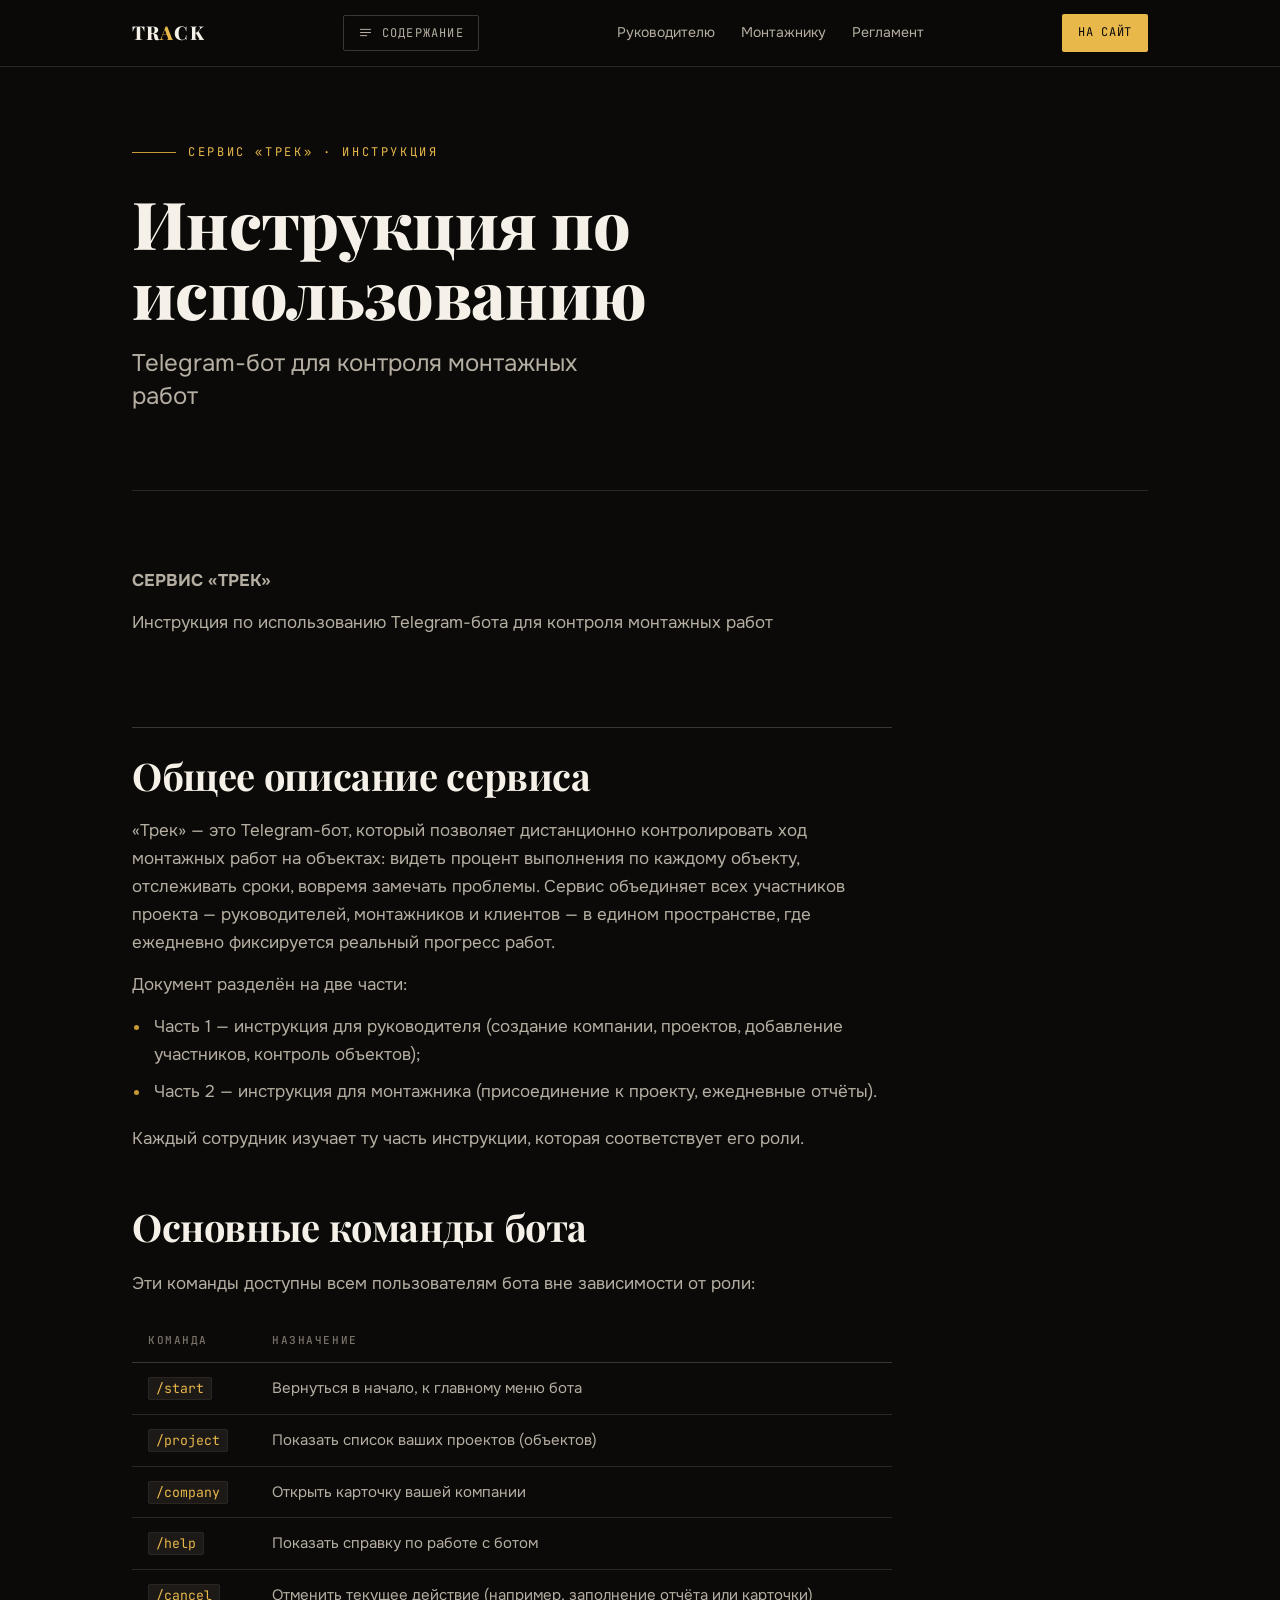
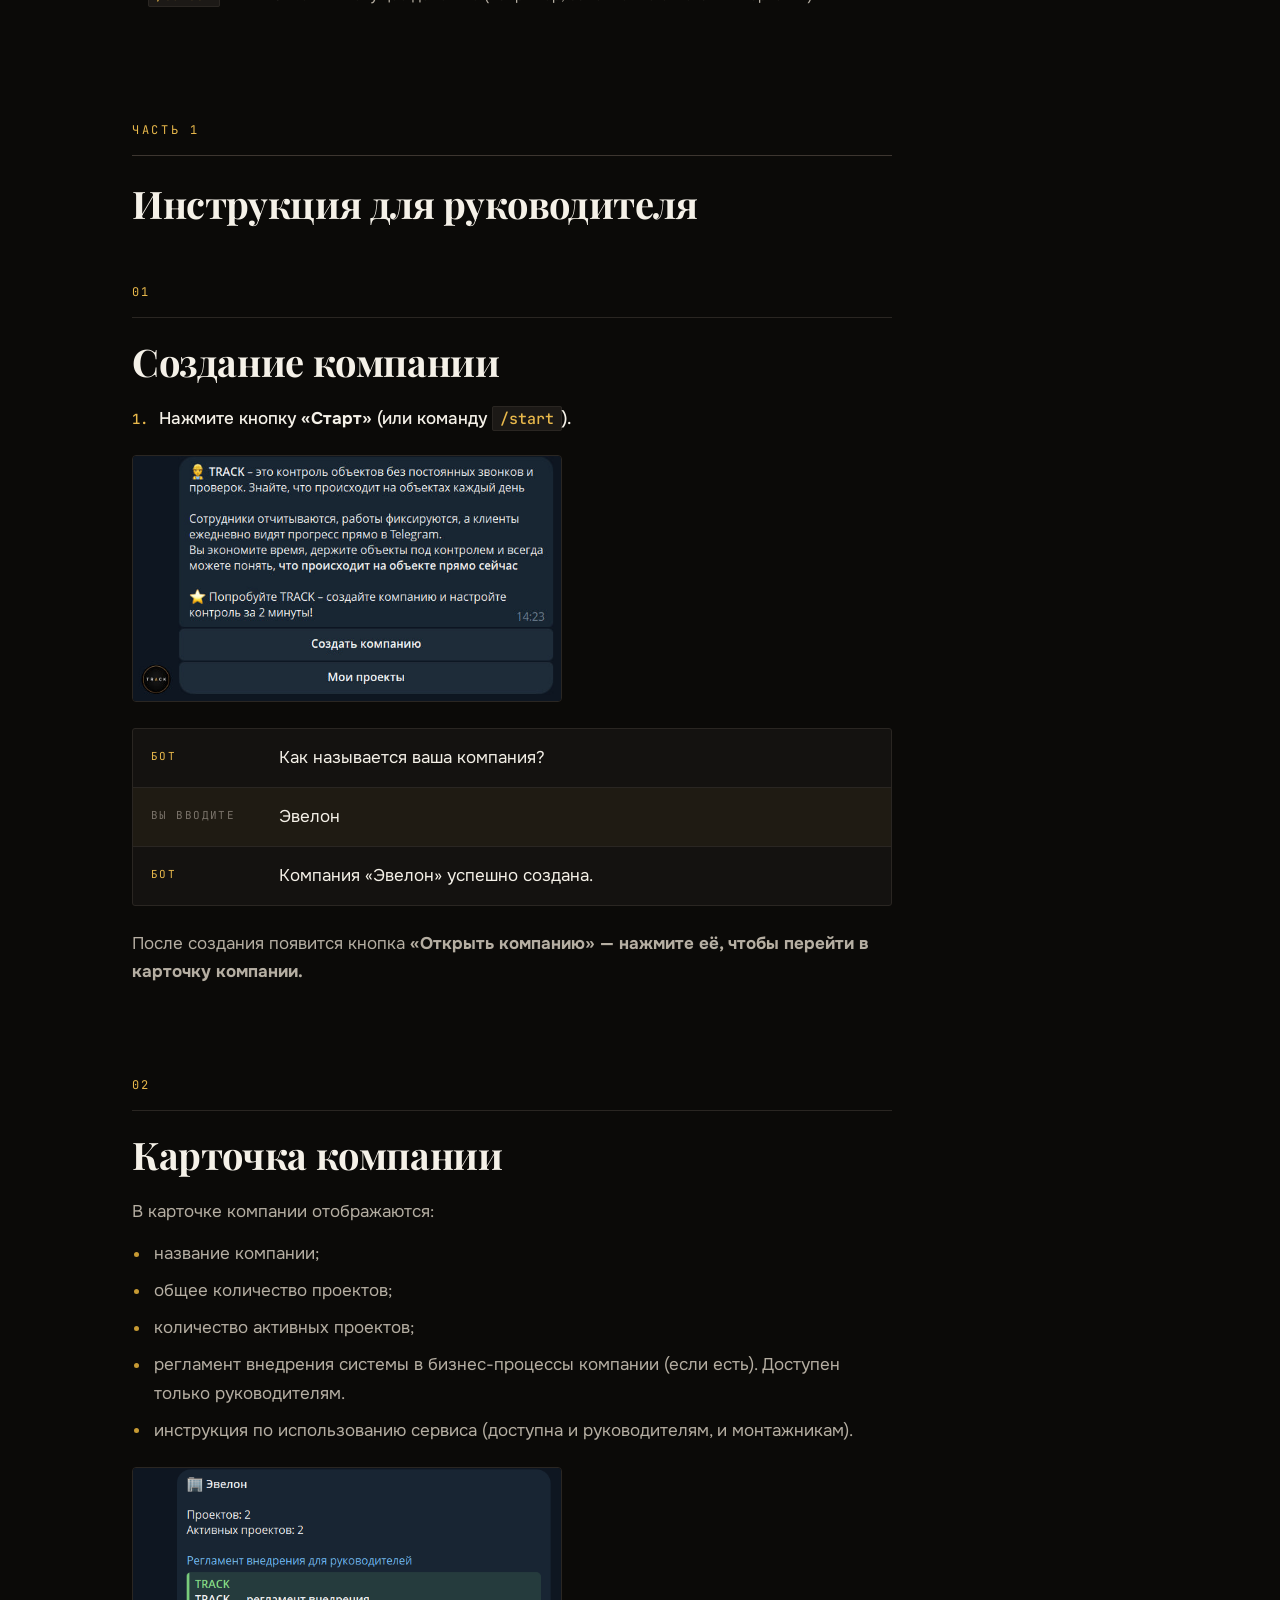
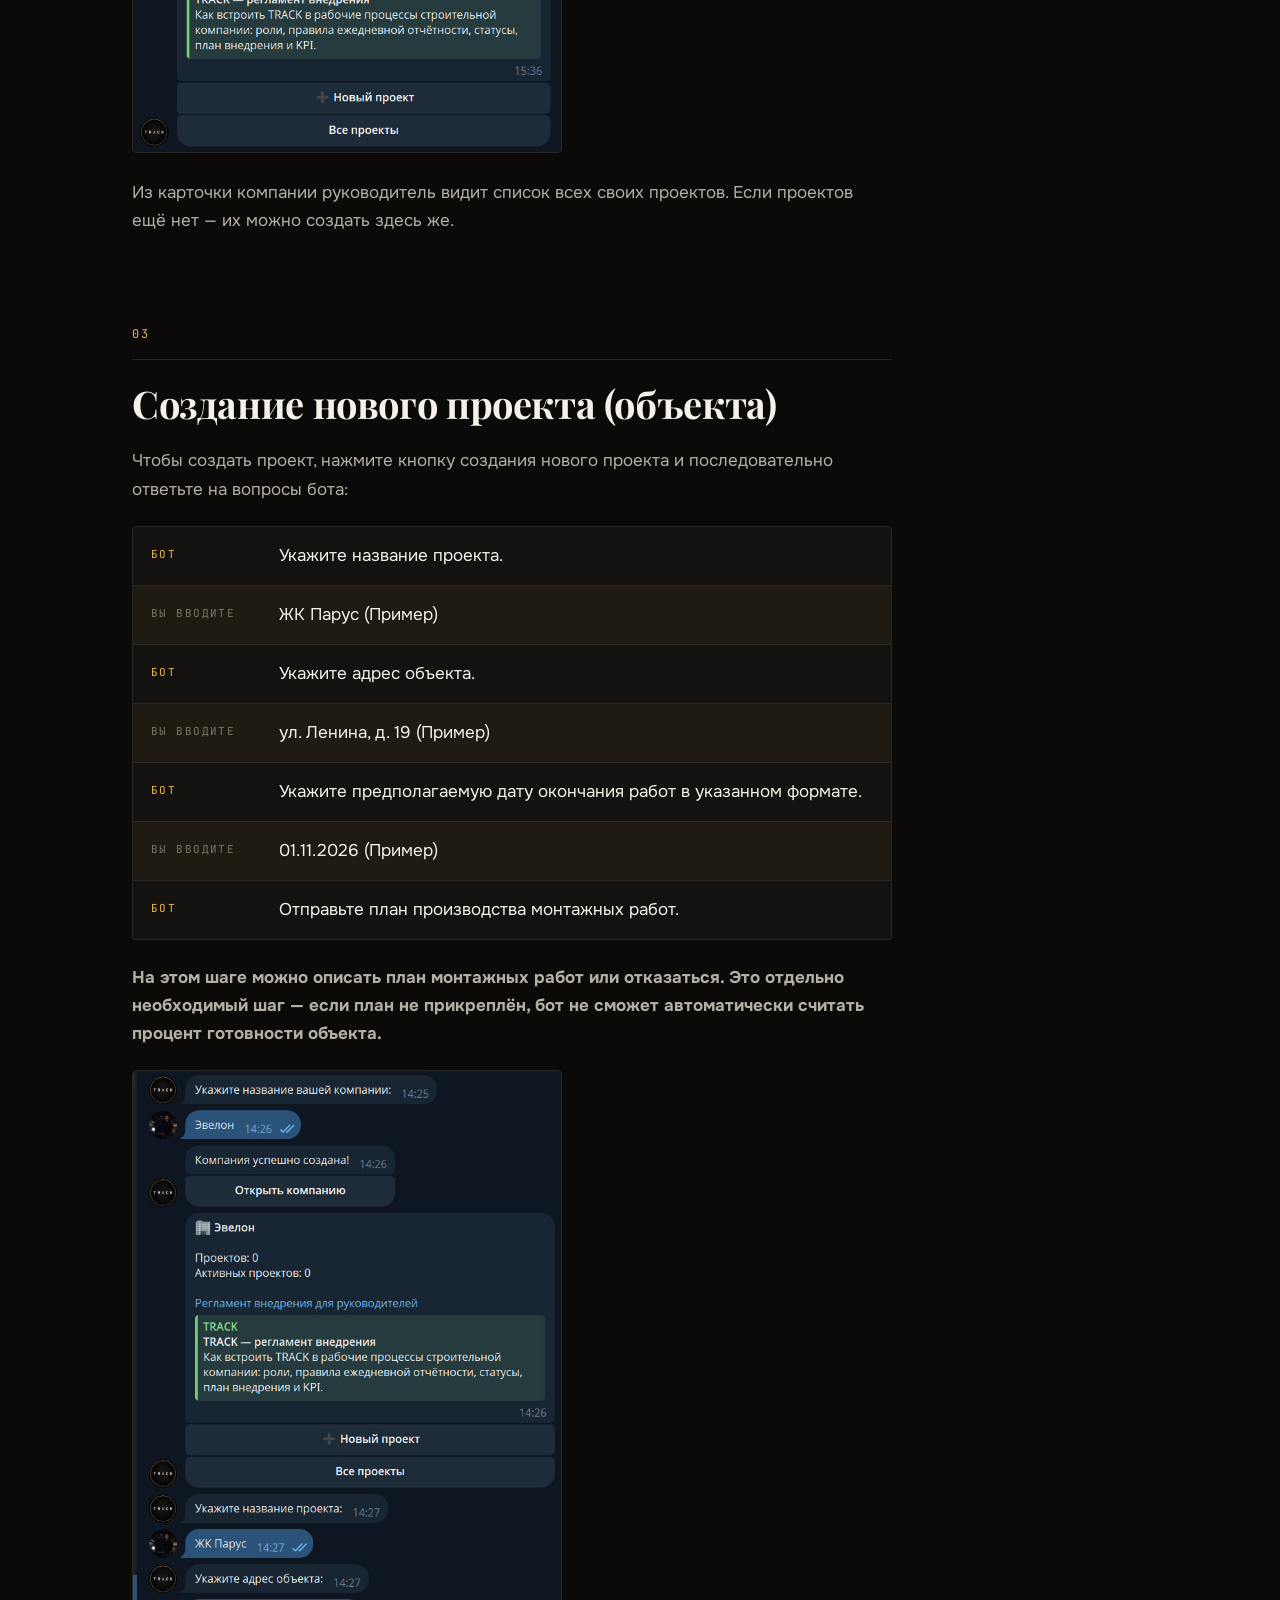
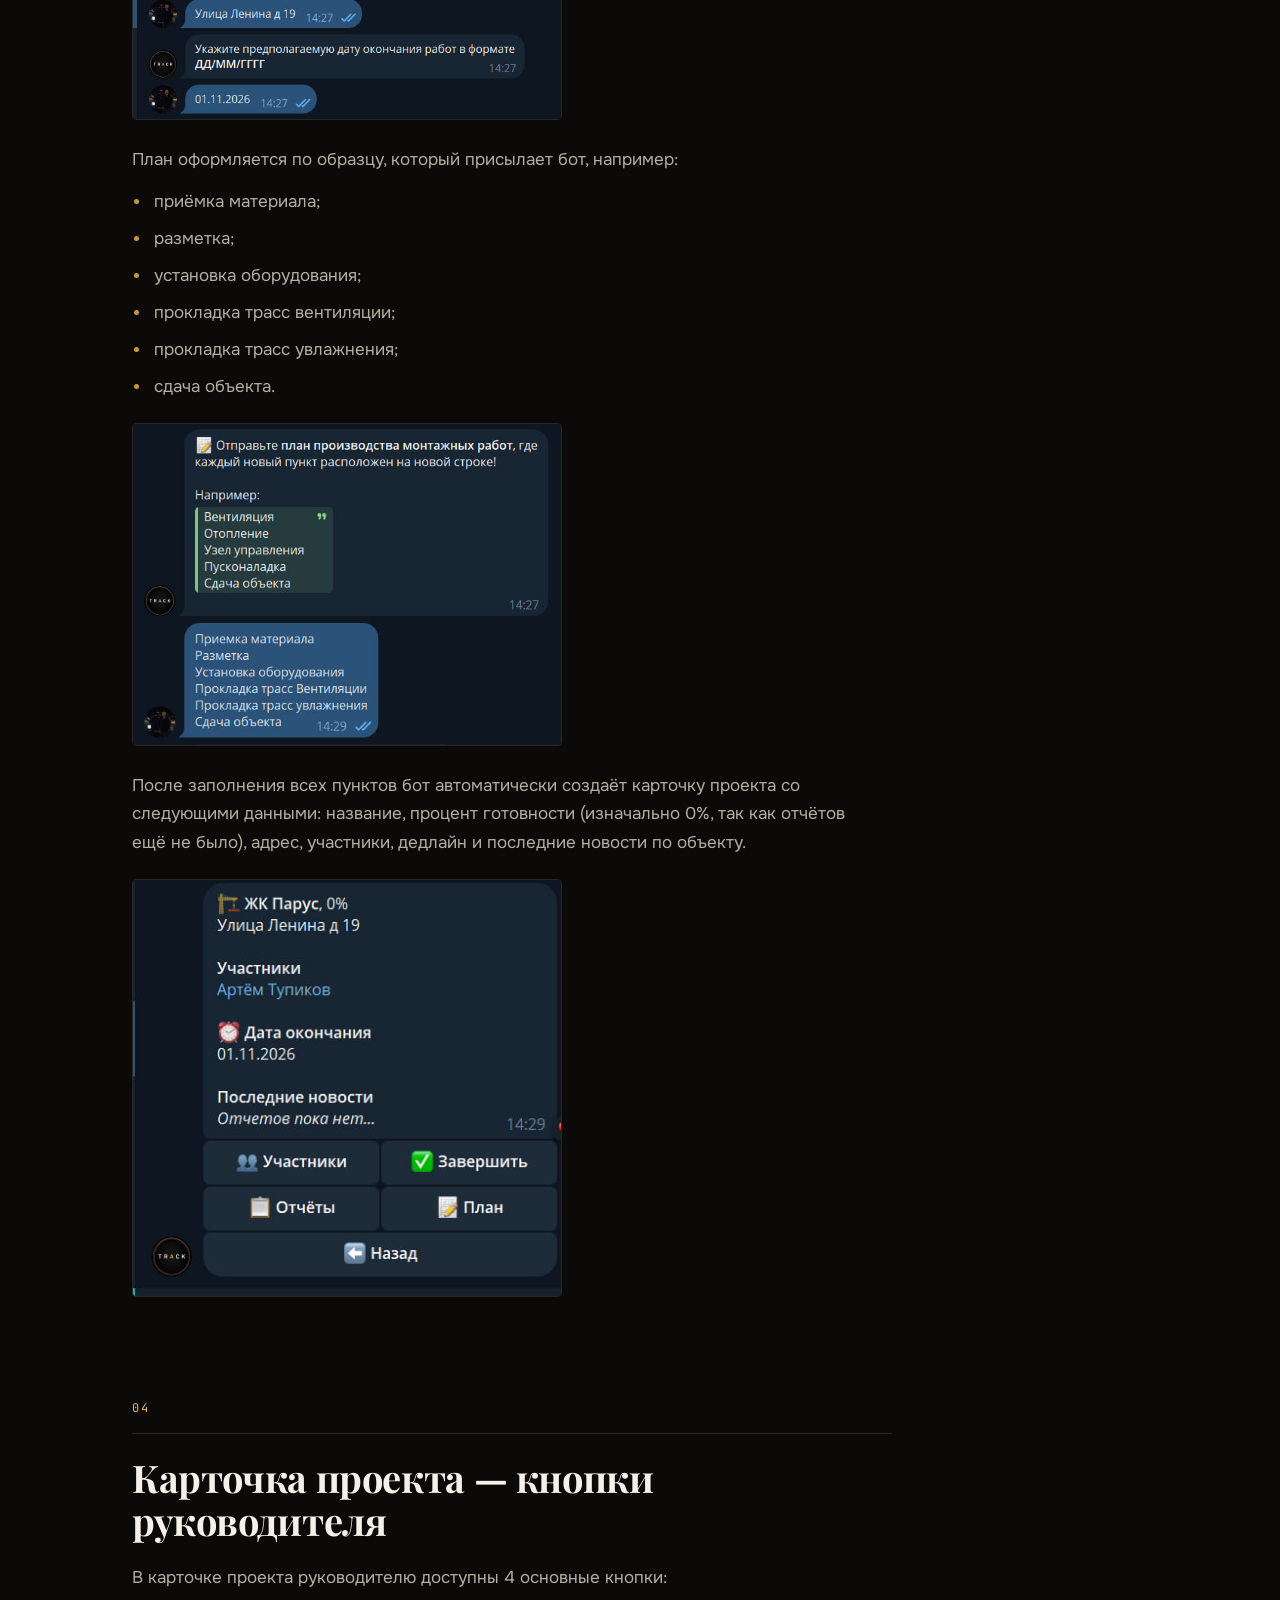
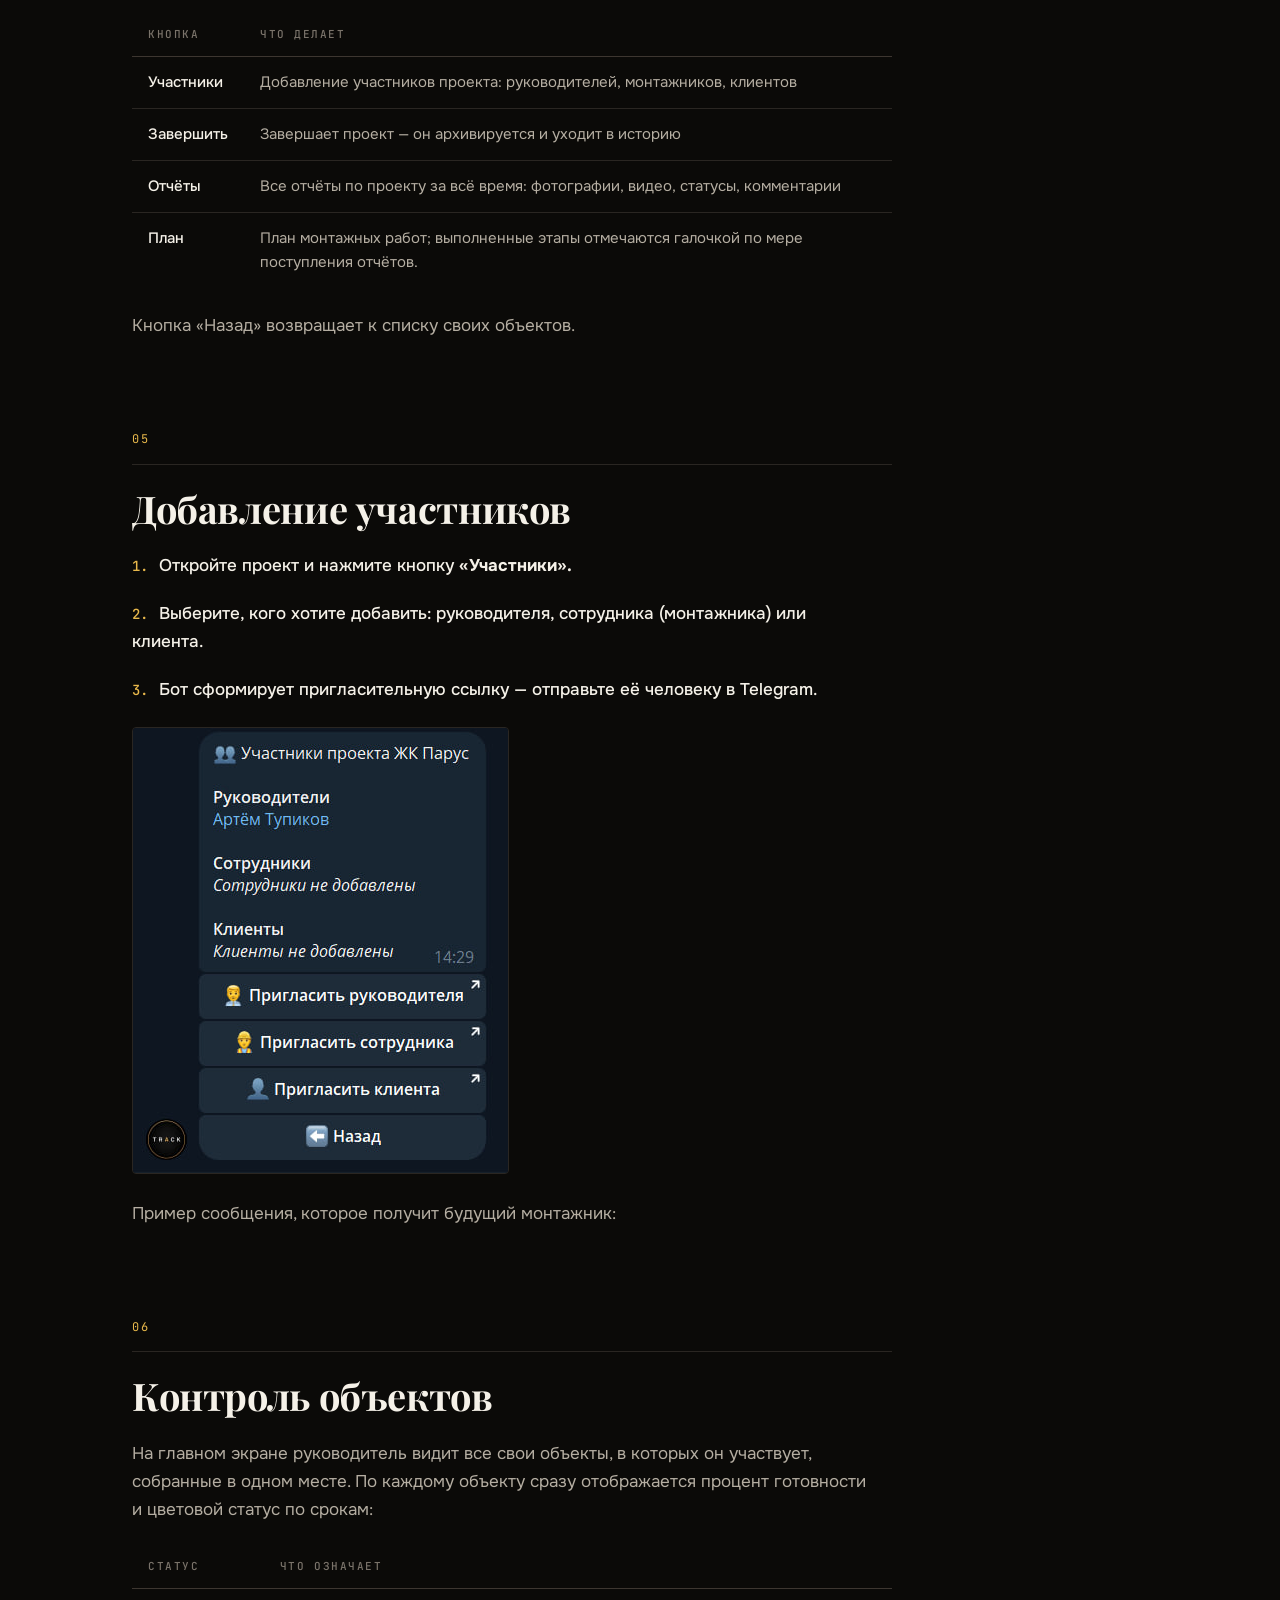
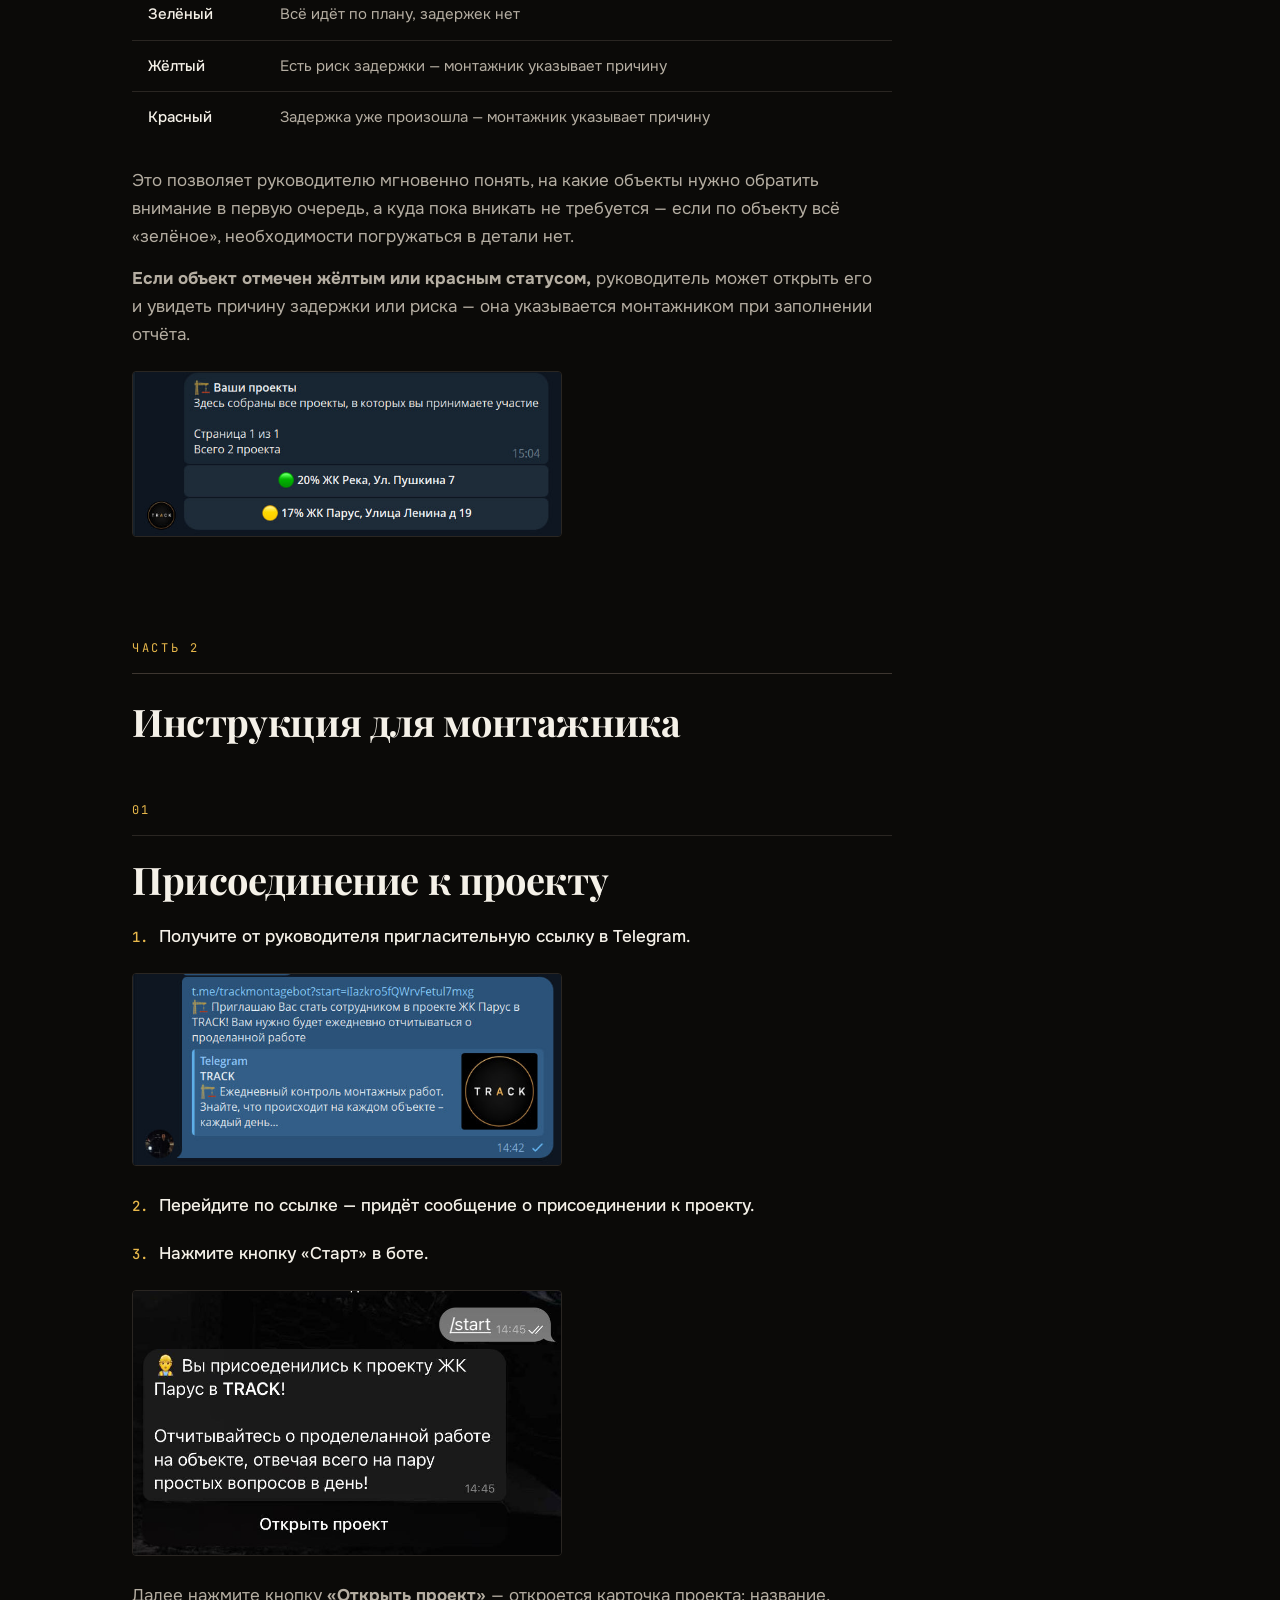
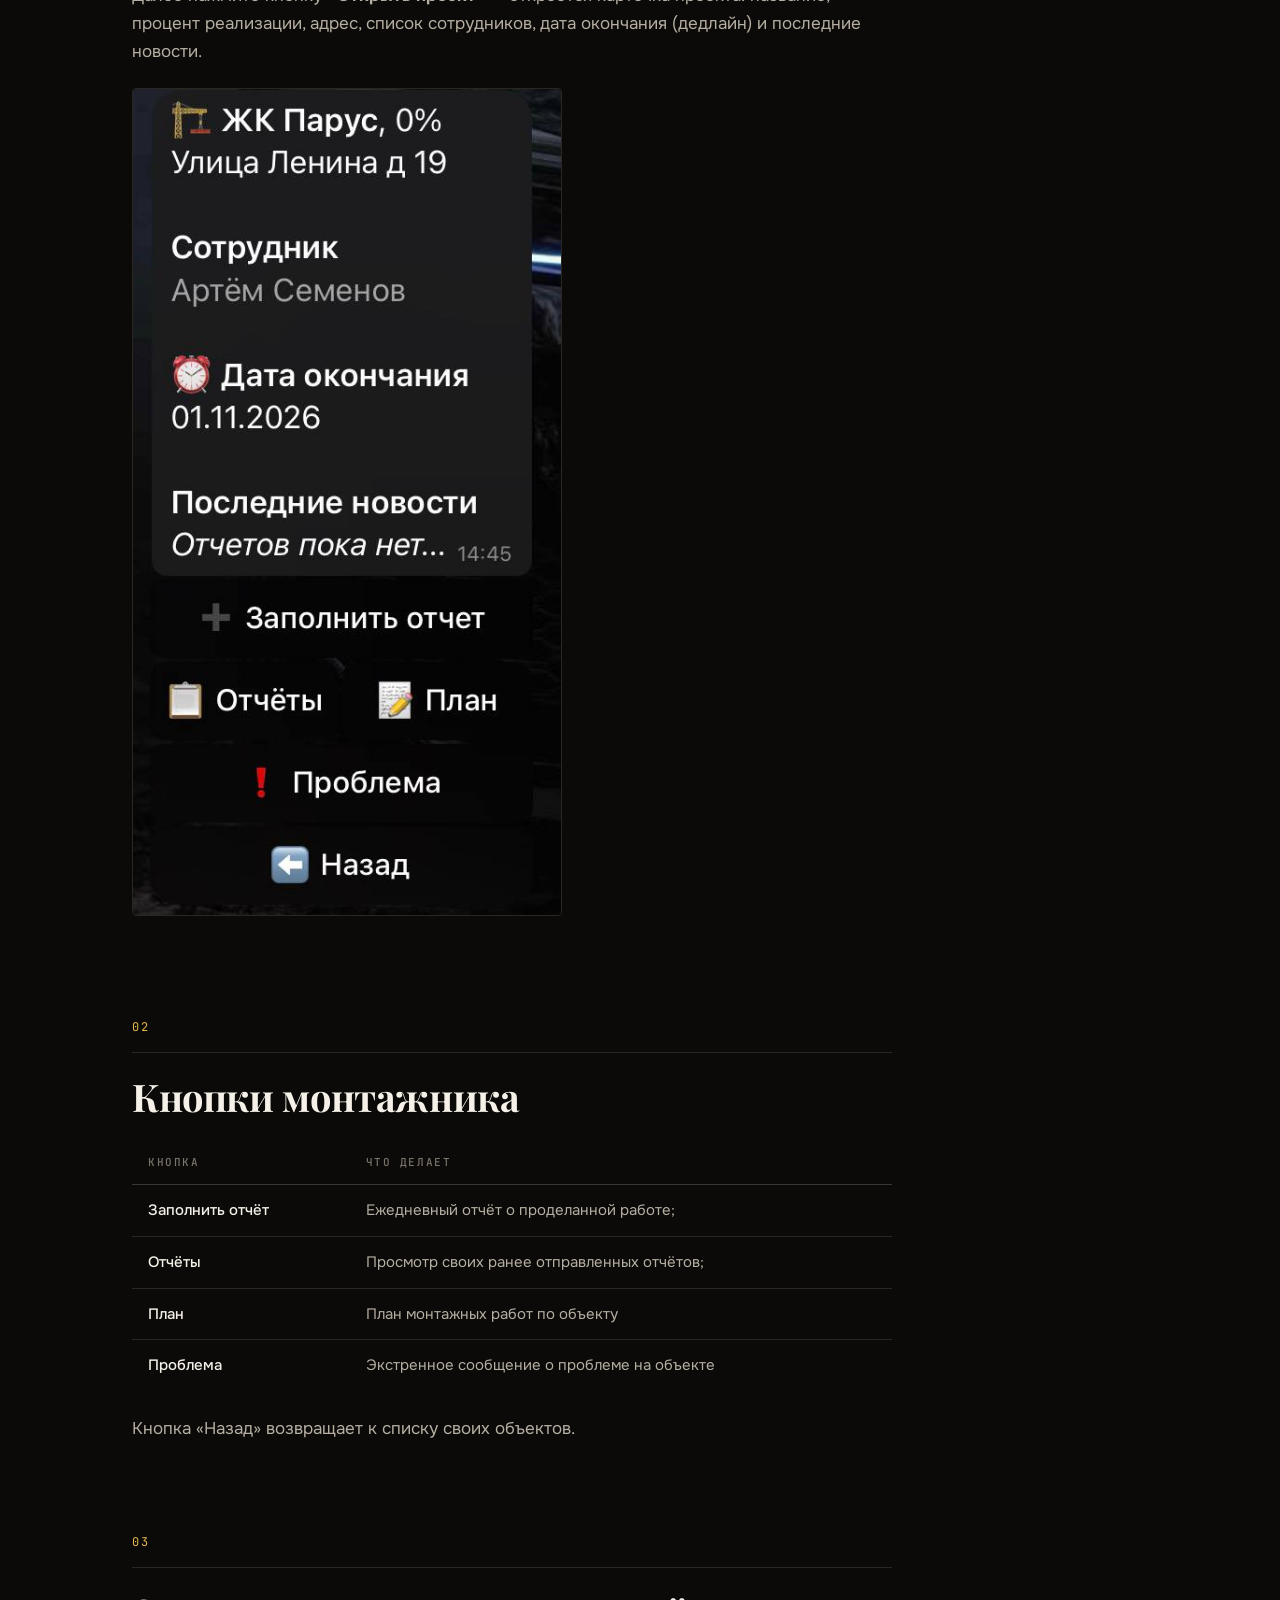
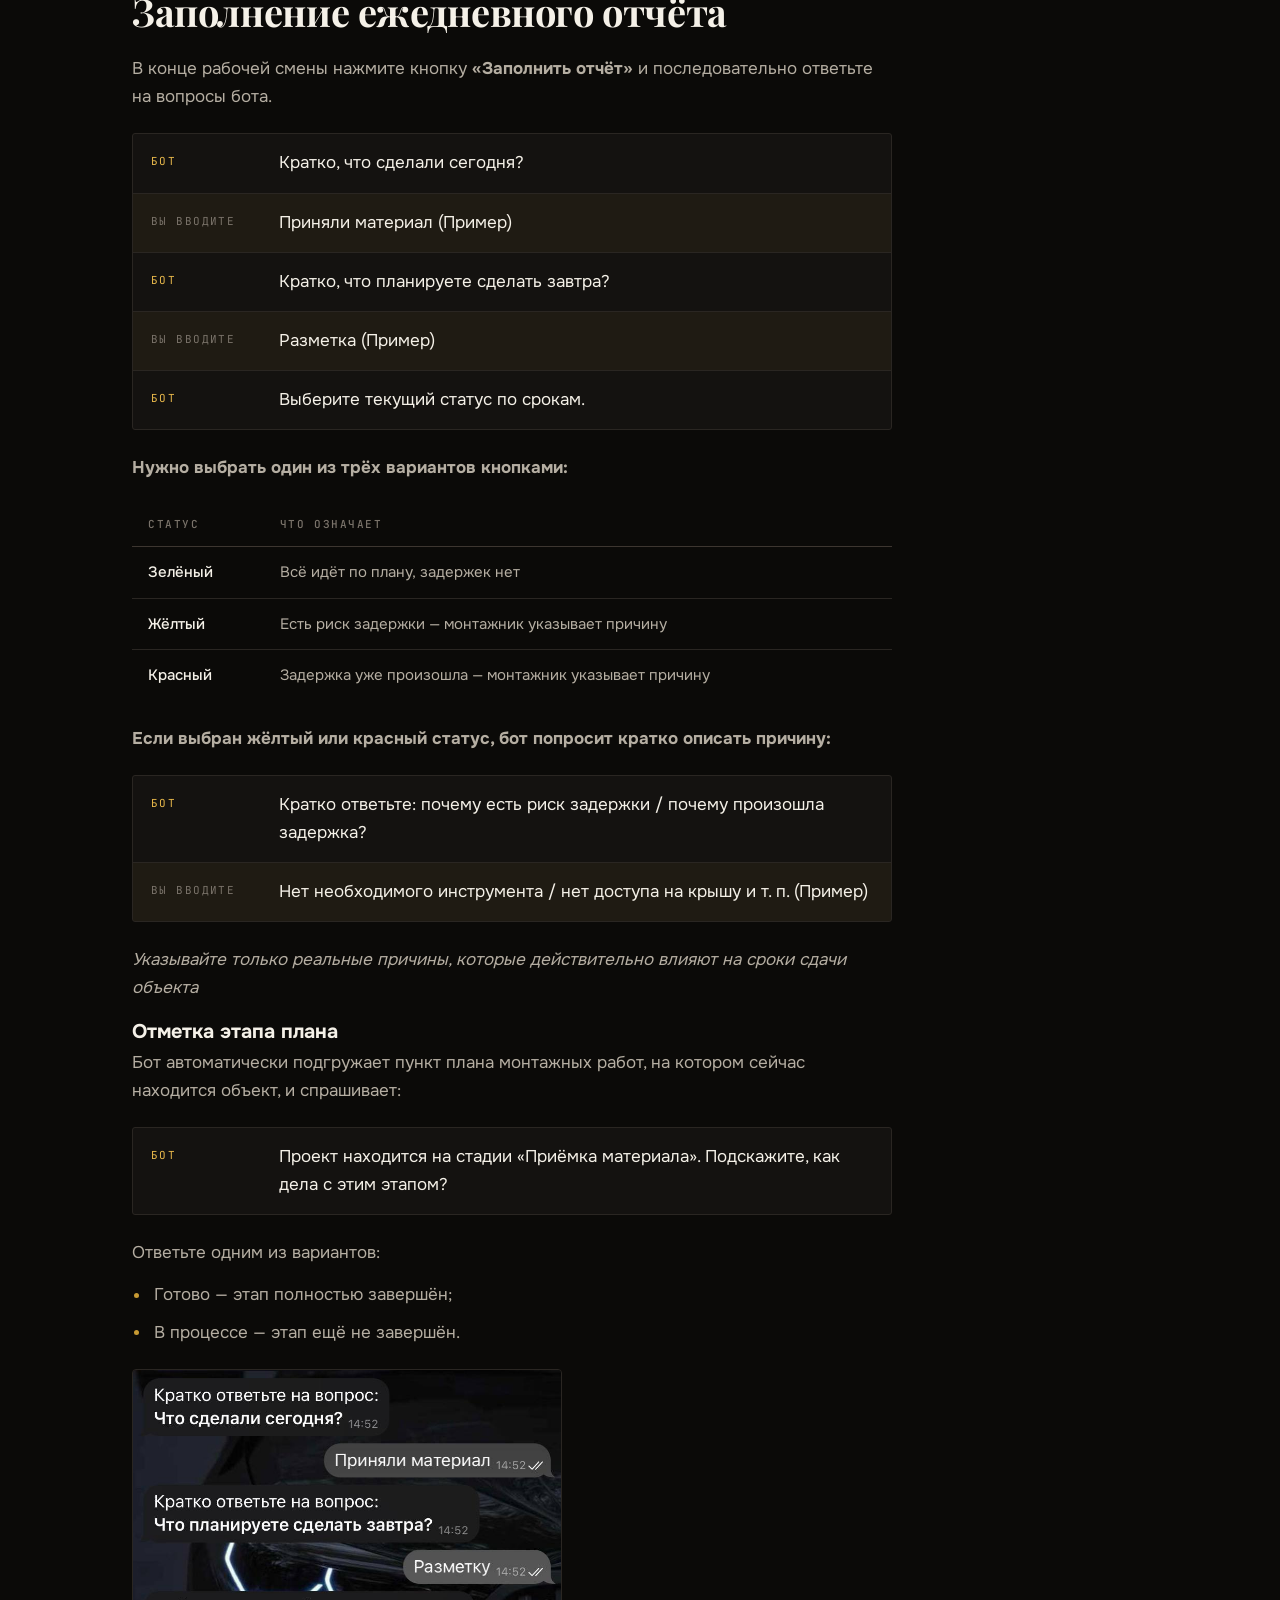
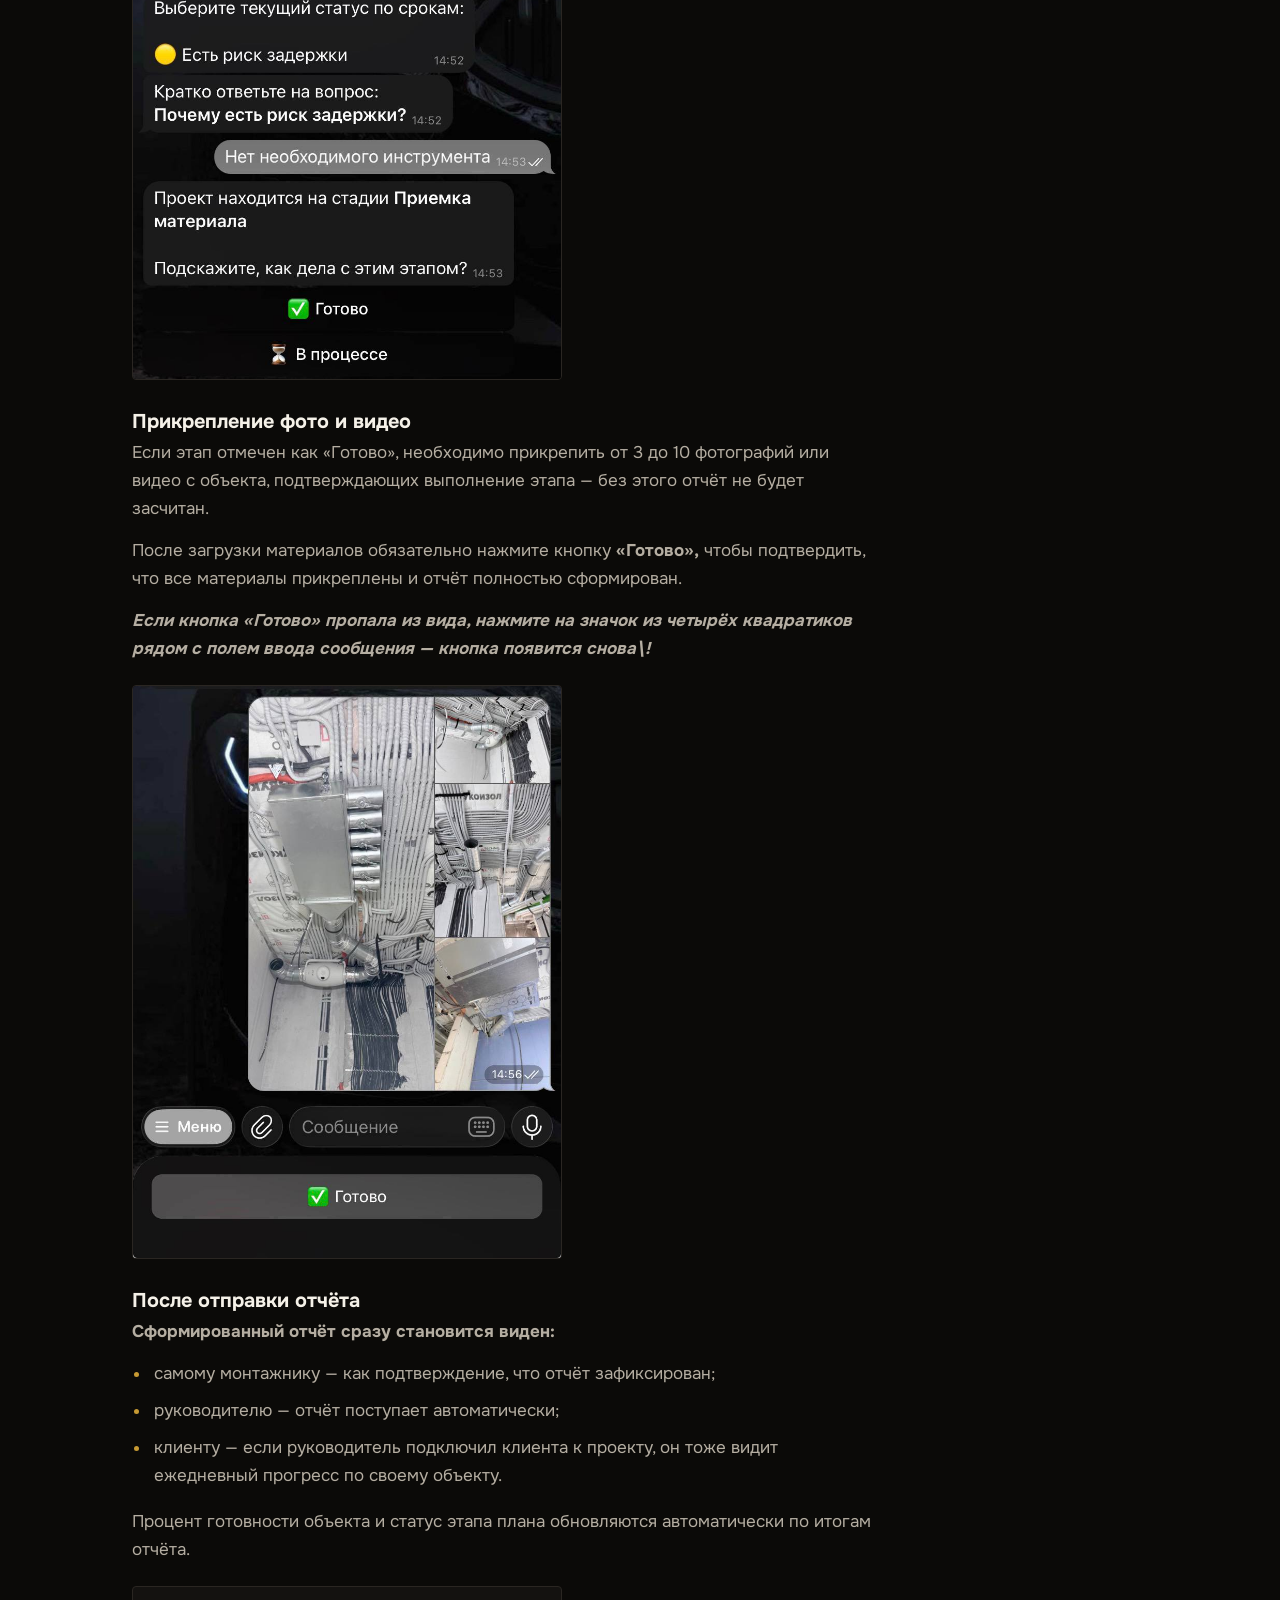
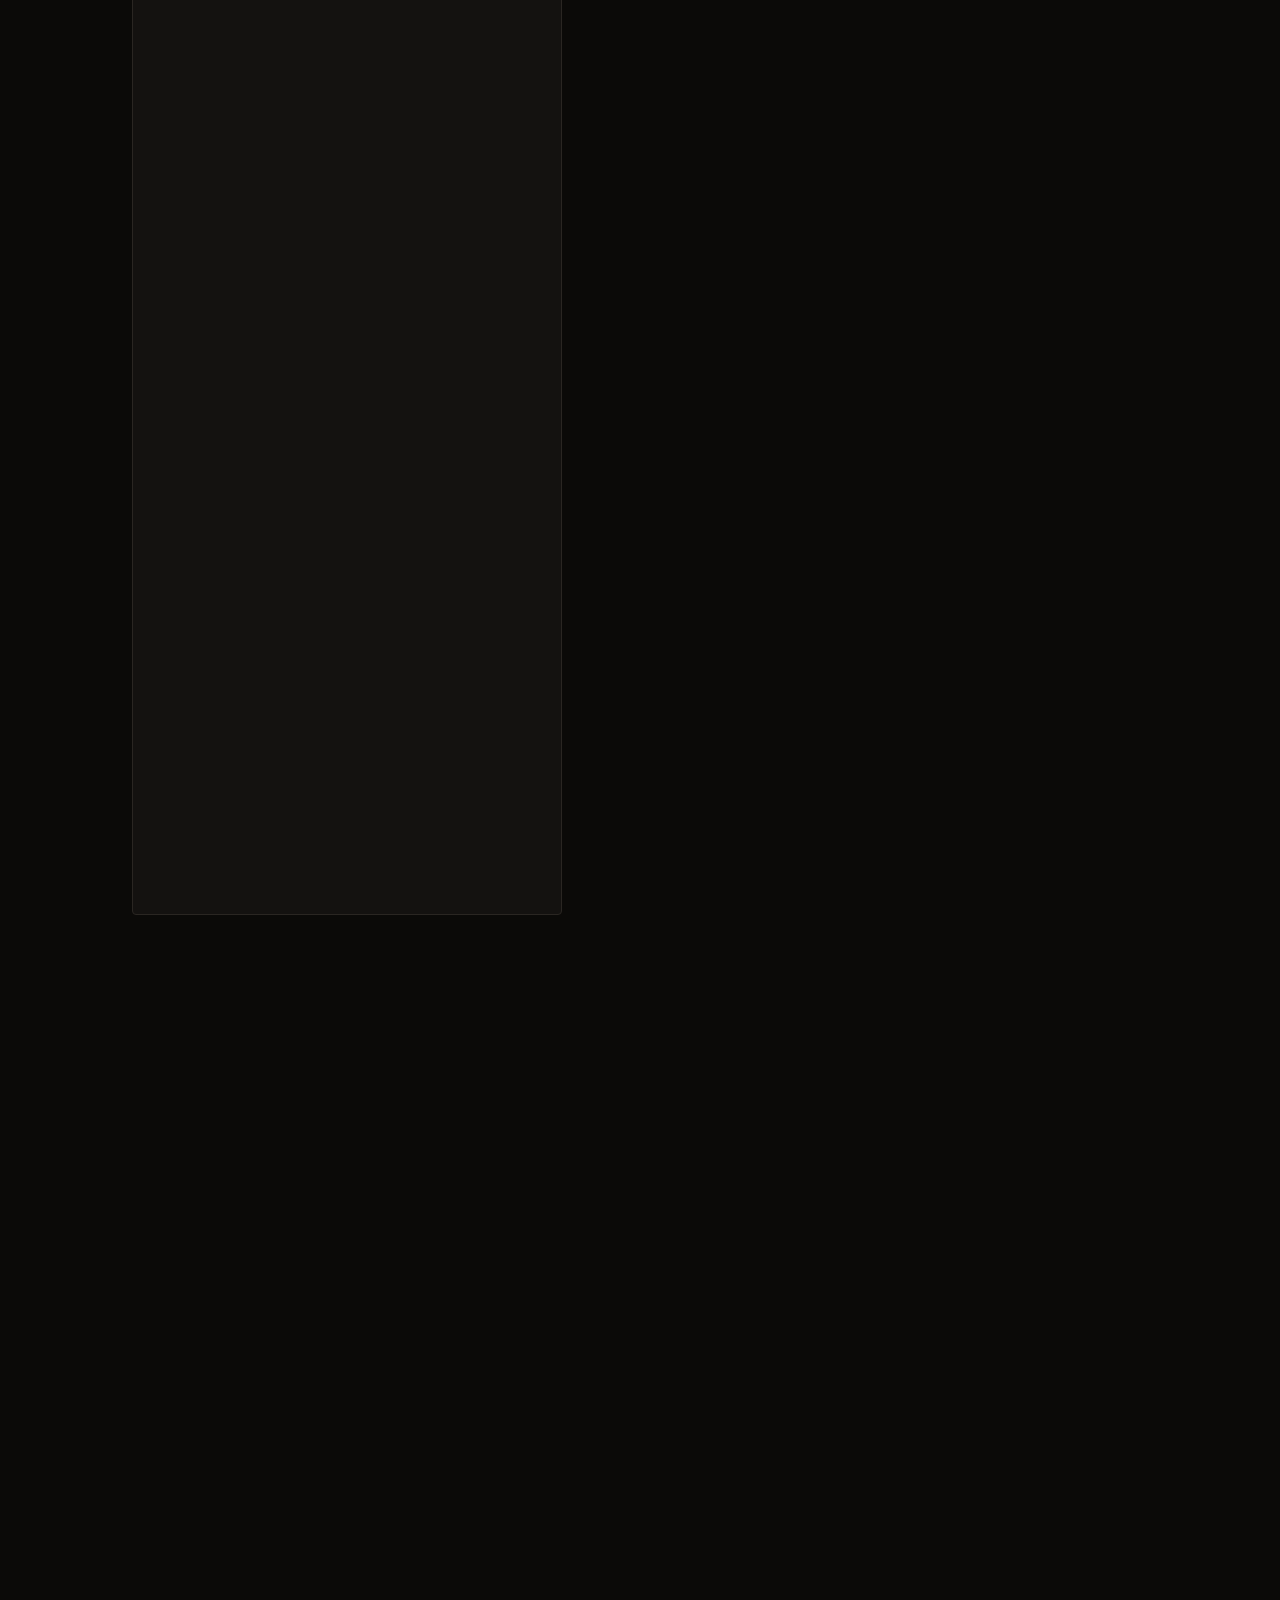
<file: instructions/index.html>
<!DOCTYPE html>
<html lang="ru">
<head>
<meta charset="utf-8">
<meta name="viewport" content="width=device-width, initial-scale=1, viewport-fit=cover">
<title>TRACK — инструкция по использованию</title>
<meta name="description" content="Инструкция по использованию Telegram-бота «Трек» для контроля монтажных работ: создание компании и проектов, добавление участников, ежедневные отчёты монтажника.">
<meta property="og:type" content="article">
<meta property="og:site_name" content="TRACK">
<meta property="og:title" content="TRACK — инструкция по использованию">
<meta property="og:description" content="Как работать с ботом: часть для руководителя и часть для монтажника.">
<link rel="preconnect" href="https://fonts.googleapis.com">
<link rel="preconnect" href="https://fonts.gstatic.com" crossorigin>
<link href="https://fonts.googleapis.com/css2?family=Playfair+Display:wght@700;800&family=Onest:wght@300;400;500;600&family=JetBrains+Mono:wght@400;500&display=swap" rel="stylesheet">
<style>
:root{
  --void:#0B0A08; --surface:#141210; --raised:#1C1916;
  --edge:#2A2622; --edge-hi:#3D3630;
  --gold:#E8B84B; --gold-dim:#C79A33;
  --text:#F5F1E8; --text-2:#B5AEA2; --muted:#7A736A;
  --ok:#4FA96A; --warn:#D9A441; --late:#C4553D;
  --display:'Playfair Display',Georgia,serif;
  --body:'Onest',-apple-system,BlinkMacSystemFont,'Segoe UI',sans-serif;
  --mono:'JetBrains Mono',ui-monospace,Menlo,monospace;
  --pad:32px; --sect:76px;
}
@media(max-width:1024px){:root{--pad:24px;--sect:56px}}
@media(max-width:760px){:root{--pad:18px;--sect:44px}}

*{box-sizing:border-box;margin:0;padding:0}
html{-webkit-text-size-adjust:100%;scroll-behavior:smooth}
body{
  background:var(--void);color:var(--text);
  font-family:var(--body);font-size:17px;line-height:1.65;
  -webkit-font-smoothing:antialiased;overflow-x:hidden;
}
@media(max-width:760px){body{font-size:16px;line-height:1.6}}

/* ---------- полоса прогресса чтения ---------- */
.read-progress{position:fixed;top:0;left:0;right:0;height:2px;z-index:60;background:transparent}
.read-progress span{display:block;height:100%;width:0;background:var(--gold);transition:width .1s linear}

/* ---------- шапка ---------- */
.site-header{
  position:sticky;top:0;z-index:50;
  background:rgba(11,10,8,.86);backdrop-filter:blur(14px);
  border-bottom:1px solid var(--edge);
}
.hdr-in{
  max-width:1240px;margin:0 auto;padding:14px var(--pad);
  display:flex;align-items:center;justify-content:space-between;gap:16px;
}
.brand{
  font-family:var(--display);font-size:19px;font-weight:800;letter-spacing:.06em;
  color:var(--text);text-decoration:none;flex:none;
}
.brand em{color:var(--gold);font-style:normal}
.hdr-nav{display:flex;gap:26px}
.hdr-nav a{color:var(--text-2);text-decoration:none;font-size:14px;transition:color .2s}
.hdr-nav a:hover{color:var(--gold)}
.hdr-back{
  font-family:var(--mono);font-size:12px;letter-spacing:.06em;text-transform:uppercase;
  color:var(--void);background:var(--gold);text-decoration:none;
  padding:9px 16px;border-radius:2px;white-space:nowrap;transition:background .2s;
}
.hdr-back:hover{background:#F2C863}
@media(max-width:900px){.hdr-nav{display:none}}

/* ---------- обложка ---------- */
.cover{max-width:1240px;margin:0 auto;padding:var(--sect) var(--pad) 0}
.eyebrow{
  font-family:var(--mono);font-size:12px;letter-spacing:.22em;text-transform:uppercase;
  color:var(--gold);display:flex;align-items:center;gap:12px;margin-bottom:26px;
}
.eyebrow::before{content:"";width:44px;height:1px;background:var(--gold-dim)}
.cover h1{
  font-family:var(--display);font-weight:800;line-height:1.06;letter-spacing:-.01em;
  font-size:clamp(34px,6.2vw,66px);margin-bottom:18px;
}
.cover .sub{
  font-size:clamp(18px,2.4vw,24px);color:var(--text-2);max-width:32ch;line-height:1.4;
  font-weight:400;
}
.cover-rule{max-width:1240px;margin:var(--sect) auto 0;padding:0 var(--pad)}
.cover-rule hr{border:0;border-top:1px solid var(--edge)}

/* ---------- каркас: содержание + текст ---------- */
.wrap{max-width:1080px;margin:0 auto;padding:var(--sect) var(--pad) 0}
.wrap > main{max-width:760px}
.cover,.cover-rule,.hdr-in,.footer-in{max-width:1080px}

.toc{overflow-y:auto}
.toc-title{
  font-family:var(--mono);font-size:11px;letter-spacing:.2em;text-transform:uppercase;
  color:var(--muted);margin-bottom:16px;
}
.toc a{
  display:grid;grid-template-columns:26px 1fr;gap:8px;align-items:baseline;
  color:var(--text-2);text-decoration:none;font-size:14px;line-height:1.35;
  padding:7px 0 7px 12px;border-left:1px solid var(--edge);transition:color .2s,border-color .2s;
}
.toc a:hover{color:var(--text);border-left-color:var(--edge-hi)}
.toc a.active{color:var(--gold);border-left-color:var(--gold)}
.toc-n{font-family:var(--mono);font-size:11px;color:var(--muted)}
.toc a.active .toc-n{color:var(--gold)}

/* кнопка «Содержание» в шапке */
.toc-btn{
  display:inline-flex;align-items:center;gap:9px;cursor:pointer;
  background:transparent;border:1px solid var(--edge-hi);border-radius:2px;
  color:var(--text-2);font-family:var(--mono);font-size:12px;letter-spacing:.1em;
  text-transform:uppercase;padding:9px 14px;transition:color .2s,border-color .2s;
}
.toc-btn:hover{color:var(--gold);border-color:var(--gold-dim)}
.toc-btn svg{width:15px;height:15px;flex:none}
@media(max-width:520px){.toc-btn span{display:none}.toc-btn{padding:9px 11px}}

/* выезжающая панель с содержанием */
.toc-backdrop{
  position:fixed;inset:0;z-index:70;background:rgba(5,4,3,.6);
  opacity:0;pointer-events:none;transition:opacity .3s;
}
.toc-backdrop.open{opacity:1;pointer-events:auto}
.toc-panel{
  position:fixed;top:0;left:0;bottom:0;z-index:71;width:min(340px,86vw);
  background:var(--surface);border-right:1px solid var(--edge);
  transform:translateX(-100%);transition:transform .34s cubic-bezier(.22,1,.36,1);
  display:flex;flex-direction:column;
}
.toc-panel.open{transform:none}
.toc-head{
  display:flex;align-items:center;justify-content:space-between;gap:12px;
  padding:18px 22px;border-bottom:1px solid var(--edge);flex:none;
}
.toc-head b{
  font-family:var(--mono);font-size:12px;letter-spacing:.18em;text-transform:uppercase;
  color:var(--muted);font-weight:400;
}
.toc-close{
  background:transparent;border:0;cursor:pointer;color:var(--text-2);
  width:32px;height:32px;display:grid;place-items:center;border-radius:2px;transition:color .2s;
}
.toc-close:hover{color:var(--gold)}
.toc-close svg{width:16px;height:16px}
.toc-panel .toc{padding:14px 22px 28px}
.toc-panel .toc-title{display:none}

/* старый мобильный аккордеон больше не нужен */
.toc-mobile{display:none}

/* ---------- секции ---------- */
.sec{padding-bottom:var(--sect);scroll-margin-top:80px}
.sec-num{
  font-family:var(--mono);font-size:12px;letter-spacing:.2em;color:var(--gold);
  padding-bottom:14px;margin-bottom:22px;border-bottom:1px solid var(--edge);
}
.sec h2{
  font-family:var(--display);font-weight:700;line-height:1.14;letter-spacing:-.01em;
  font-size:clamp(25px,3.6vw,38px);margin-bottom:22px;
}
.sec h3.lead-sub{
  font-family:var(--display);font-weight:700;font-size:clamp(20px,2.6vw,25px);
  margin:36px 0 14px;line-height:1.25;
}
.sec h3.banner{
  font-family:var(--display);font-weight:700;font-size:clamp(21px,2.8vw,28px);
  color:var(--gold);margin:32px 0 14px;line-height:1.2;
}
.sec h4{
  font-family:var(--mono);font-weight:500;font-size:13px;letter-spacing:.13em;
  text-transform:uppercase;color:var(--gold);margin:32px 0 12px;line-height:1.5;
}
.sec p{margin-bottom:14px;color:var(--text-2);max-width:68ch}
.sec p.cue{color:var(--muted);margin-bottom:8px}
.sec p.step{
  color:var(--text);font-weight:500;margin:20px 0 6px;
  padding-left:14px;border-left:2px solid var(--gold-dim);
}
.sec ul{list-style:none;margin:0 0 18px;max-width:68ch}
.sec li{
  position:relative;padding-left:22px;margin-bottom:9px;color:var(--text-2);
}
.sec li::before{
  content:"";position:absolute;left:2px;top:.68em;
  width:5px;height:5px;background:var(--gold-dim);border-radius:50%;
}
.sec ul.ticks li::before{
  content:"✓";background:none;width:auto;height:auto;top:0;left:0;
  color:var(--gold);font-size:14px;
}
.sec blockquote{
  margin:20px 0;padding:20px 22px;background:var(--surface);
  border-left:2px solid var(--gold);border-radius:0 3px 3px 0;
  color:var(--text);font-size:16px;line-height:1.6;
}
@media(max-width:760px){.sec blockquote{padding:16px 16px}}

/* статусы */
.chips{display:flex;flex-wrap:wrap;gap:10px;margin:16px 0 20px}
.chip{
  font-family:var(--mono);font-size:12px;letter-spacing:.04em;
  padding:8px 13px;border-radius:2px;border:1px solid var(--edge-hi);
  background:var(--surface);white-space:nowrap;
}
.chip--ok{color:var(--ok);border-color:rgba(79,169,106,.4)}
.chip--warn{color:var(--warn);border-color:rgba(217,164,65,.4)}
.chip--late{color:var(--late);border-color:rgba(196,85,61,.4)}

/* ---------- подвал ---------- */
.site-footer{
  border-top:1px solid var(--edge);margin-top:var(--sect);
  background:var(--surface);
}
.footer-in{
  max-width:1080px;margin:0 auto;padding:52px var(--pad) 46px;
  display:grid;grid-template-columns:1.4fr 1fr 1fr;gap:40px;align-items:start;
}
@media(max-width:860px){.footer-in{grid-template-columns:1fr 1fr;gap:34px}}
@media(max-width:560px){.footer-in{grid-template-columns:1fr;gap:30px}}
.footer-col{display:flex;flex-direction:column;align-items:flex-start}
.footer-brand .brand{font-size:22px;margin-bottom:14px}
.footer-col p{color:var(--muted);font-size:14px;line-height:1.55}
.footer-k{
  font-family:var(--mono);font-size:11px;letter-spacing:.18em;text-transform:uppercase;
  color:var(--muted);margin-bottom:14px;
}
.footer-col a{color:var(--text-2);text-decoration:none;font-size:15px;padding:6px 0;transition:color .2s}
.footer-col a:hover{color:var(--gold)}
.footer-col p + a{margin-top:12px}

/* ---------- наверх ---------- */
.to-top{
  position:fixed;right:22px;bottom:22px;z-index:55;
  width:44px;height:44px;border-radius:50%;
  display:grid;place-items:center;text-decoration:none;
  background:var(--raised);border:1px solid var(--edge-hi);color:var(--gold);
  opacity:0;pointer-events:none;transition:opacity .25s;
}
.to-top.show{opacity:1;pointer-events:auto}
@media(max-width:760px){.to-top{right:14px;bottom:14px}}

@media (prefers-reduced-motion:reduce){
  *{transition:none!important;animation:none!important}
  html{scroll-behavior:auto}
}

/* ---------- появление при прокрутке ---------- */
.reveal{opacity:0;transform:translateY(16px);transition:opacity .6s ease,transform .6s cubic-bezier(.22,1,.36,1)}
.reveal.in{opacity:1;transform:none}
@media (prefers-reduced-motion:reduce){.reveal{opacity:1;transform:none}}

/* ============================================================
   Инструкция — надстройка над оформлением регламента
   ============================================================ */

/* разделители частей */
.sec--part{padding-bottom:calc(var(--sect) / 2)}
.part-label{
  font-family:var(--mono);font-size:12px;letter-spacing:.22em;text-transform:uppercase;
  color:var(--gold);margin-bottom:14px;
}
.part-h{
  font-family:var(--display);font-weight:800;line-height:1.1;
  font-size:clamp(28px,4.6vw,46px);
  padding-top:26px;border-top:1px solid var(--edge-hi);
}
.sec .part-h{margin-bottom:20px}
.toc-part{
  font-family:var(--mono);font-size:11px;letter-spacing:.18em;text-transform:uppercase;
  color:var(--gold);margin:22px 0 10px;padding-left:12px;
}
.toc-part:first-child{margin-top:0}

/* таблицы */
.tbl-wrap{overflow-x:auto;margin:20px 0 24px;-webkit-overflow-scrolling:touch}
.tbl-wrap table{border-collapse:collapse;width:100%;min-width:420px;font-size:15px}
.tbl-wrap th,.tbl-wrap td{
  text-align:left;vertical-align:top;padding:13px 16px;
  border-bottom:1px solid var(--edge);
}
.tbl-wrap th{
  font-family:var(--mono);font-size:11px;font-weight:500;letter-spacing:.14em;
  text-transform:uppercase;color:var(--muted);
  border-bottom:1px solid var(--edge-hi);white-space:nowrap;
}
.tbl-wrap td{color:var(--text-2)}
.tbl-wrap td strong{color:var(--text);font-weight:500}
.tbl-wrap tr:last-child td{border-bottom:0}

/* команды бота */
code{
  font-family:var(--mono);font-size:.88em;color:var(--gold);
  background:var(--raised);border:1px solid var(--edge);
  padding:2px 7px;border-radius:2px;white-space:nowrap;
}

/* диалог с ботом */
.dlg{
  margin:22px 0 24px;border:1px solid var(--edge);border-radius:3px;
  background:var(--surface);overflow:hidden;
}
.dlg-row{
  display:grid;grid-template-columns:112px minmax(0,1fr);gap:16px;
  padding:15px 18px;border-bottom:1px solid var(--edge);
}
.dlg-row:last-child{border-bottom:0}
.dlg-row--you{background:rgba(232,184,75,.05)}
.dlg-who{
  font-family:var(--mono);font-size:11px;letter-spacing:.13em;text-transform:uppercase;
  color:var(--muted);padding-top:3px;
}
.dlg-row--bot .dlg-who{color:var(--gold)}
.dlg-txt{color:var(--text-2)}
.dlg-row--bot .dlg-txt em{color:var(--text);font-style:normal}
.dlg-row--you .dlg-txt{color:var(--text)}
@media(max-width:600px){
  .dlg-row{grid-template-columns:1fr;gap:5px;padding:13px 15px}
  .dlg-who{padding-top:0}
}

/* скриншоты: никогда не растягиваем выше исходного размера — иначе мылит */
.shot{margin:22px 0 26px;max-width:430px}
.shot img{
  display:block;width:auto;height:auto;max-width:100%;border-radius:4px;
  border:1px solid var(--edge);background:var(--surface);
}
@media(max-width:520px){.shot{max-width:100%}}

/* нумерованные шаги */
.sec p.step{border-left:0;padding-left:0}
.sec p.step b{
  color:var(--gold);font-family:var(--mono);font-size:14px;font-weight:500;margin-right:6px;
}

/* картинка кликабельна */
.shot-btn{
  display:block;padding:0;border:0;background:none;cursor:zoom-in;
  width:100%;position:relative;border-radius:4px;
}
.shot-btn:focus-visible{outline:2px solid var(--gold);outline-offset:3px}
.shot-btn img{transition:border-color .25s,transform .3s cubic-bezier(.22,1,.36,1)}
.shot-btn:hover img{border-color:var(--gold-dim)}
.shot-btn::after{
  content:"";position:absolute;right:10px;bottom:10px;width:30px;height:30px;
  border-radius:50%;background:rgba(11,10,8,.78) no-repeat center/15px 15px;
  border:1px solid var(--edge-hi);opacity:0;transition:opacity .25s;
  background-image:url("data:image/svg+xml;charset=utf-8,%3Csvg xmlns='http://www.w3.org/2000/svg' viewBox='0 0 24 24' fill='none' stroke='%23E8B84B' stroke-width='2' stroke-linecap='round'%3E%3Ccircle cx='11' cy='11' r='7'/%3E%3Cpath d='M20 20l-4.2-4.2M11 8v6M8 11h6'/%3E%3C/svg%3E");
}
.shot-btn:hover::after,.shot-btn:focus-visible::after{opacity:1}

/* окно просмотра */
.lb[hidden]{display:none}
.lb{
  position:fixed;inset:0;z-index:90;display:grid;place-items:center;
  padding:28px;background:rgba(5,4,3,.92);backdrop-filter:blur(6px);
  cursor:zoom-out;animation:lbIn .22s ease;
  overflow:auto;-webkit-overflow-scrolling:touch;
}
@keyframes lbIn{from{opacity:0}to{opacity:1}}
.lb img{
  display:block;height:auto;
  border-radius:5px;border:1px solid var(--edge-hi);
  box-shadow:0 30px 80px rgba(0,0,0,.6);
}
.lb-close{
  position:absolute;top:18px;right:18px;width:44px;height:44px;
  display:grid;place-items:center;cursor:pointer;border-radius:50%;
  background:var(--raised);border:1px solid var(--edge-hi);color:var(--gold);
  transition:transform .25s,border-color .25s;
}
.lb-close:hover{transform:scale(1.06);border-color:var(--gold-dim)}
.lb-close svg{width:18px;height:18px}
@media(max-width:520px){.lb{padding:14px}.lb-close{top:10px;right:10px}}
@media (prefers-reduced-motion:reduce){.lb{animation:none}.shot-btn img{transition:none}}

</style>
</head>
<body id="top">

<svg style="display:none" aria-hidden="true">
  <symbol id="i-list" viewBox="0 0 24 24" fill="none" stroke="currentColor" stroke-width="1.6" stroke-linecap="round">
    <path d="M4 7h16M4 12h16M4 17h10"/>
  </symbol>
  <symbol id="i-close" viewBox="0 0 24 24" fill="none" stroke="currentColor" stroke-width="1.6" stroke-linecap="round">
    <path d="M6 6l12 12M18 6L6 18"/>
  </symbol>
  <symbol id="i-up" viewBox="0 0 24 24" fill="none" stroke="currentColor" stroke-width="1.6" stroke-linecap="round" stroke-linejoin="round">
    <path d="M12 19V5M6 11l6-6 6 6"/>
  </symbol>
</svg>

<div class="read-progress"><span id="read-progress-bar"></span></div>

<header class="site-header">
  <div class="hdr-in">
    <a href="../" class="brand">TR<em>A</em>CK</a>
    <button class="toc-btn" id="toc-open" aria-label="Открыть содержание" aria-expanded="false" aria-controls="toc-panel">
      <svg><use href="#i-list"></use></svg><span>Содержание</span>
    </button>
    <nav class="hdr-nav">
      <a href="#p2">Руководителю</a>
      <a href="#p3">Монтажнику</a>
      <a href="../regulations/">Регламент</a>
    </nav>
    <a href="../" class="hdr-back">На сайт</a>
  </div>
</header>

<div class="toc-backdrop" id="toc-backdrop"></div>
<aside class="toc-panel" id="toc-panel" aria-label="Содержание инструкции">
  <div class="toc-head">
    <b>Содержание</b>
    <button class="toc-close" id="toc-close" aria-label="Закрыть содержание"><svg><use href="#i-close"></use></svg></button>
  </div>
  <nav class="toc">
    <div class="toc-part">Общее описание сервиса</div>
      <a href="#s2"><span class="toc-n">·</span>Основные команды бота</a>
      <div class="toc-part">Инструкция для руководителя</div>
      <a href="#s4"><span class="toc-n">01</span>Создание компании</a>
      <a href="#s5"><span class="toc-n">02</span>Карточка компании</a>
      <a href="#s6"><span class="toc-n">03</span>Создание нового проекта (объекта)</a>
      <a href="#s7"><span class="toc-n">04</span>Карточка проекта — кнопки руководителя</a>
      <a href="#s8"><span class="toc-n">05</span>Добавление участников</a>
      <a href="#s9"><span class="toc-n">06</span>Контроль объектов</a>
      <div class="toc-part">Инструкция для монтажника</div>
      <a href="#s11"><span class="toc-n">01</span>Присоединение к проекту</a>
      <a href="#s12"><span class="toc-n">02</span>Кнопки монтажника</a>
      <a href="#s13"><span class="toc-n">03</span>Заполнение ежедневного отчёта</a>
      <a href="#s14"><span class="toc-n">04</span>Кнопка «Проблема»</a>
      <a href="#s15"><span class="toc-n">05</span>Просмотр своих отчётов</a>
  </nav>
</aside>

<div class="cover">
  <div class="eyebrow">Сервис «Трек» · Инструкция</div>
  <h1>Инструкция по использованию</h1>
  <p class="sub">Telegram-бот для контроля монтажных работ</p>
</div>
<div class="cover-rule"><hr></div>

<div class="wrap">
  <main>
    <section class="sec" id="lead">
      <p><strong>СЕРВИС «ТРЕК»</strong></p>
      <p>Инструкция по использованию Telegram-бота для контроля монтажных работ</p>
    </section>

    <section class="sec sec--part" id="p1">
      <h2 class="part-h">Общее описание сервиса</h2>
      <p>«Трек» — это Telegram-бот, который позволяет дистанционно контролировать ход монтажных работ на объектах: видеть процент выполнения по каждому объекту, отслеживать сроки, вовремя замечать проблемы. Сервис объединяет всех участников проекта — руководителей, монтажников и клиентов — в едином пространстве, где ежедневно фиксируется реальный прогресс работ.</p>
      <p>Документ разделён на две части:</p>
      <ul><li>Часть 1 — инструкция для руководителя (создание компании, проектов, добавление участников, контроль объектов);</li><li>Часть 2 — инструкция для монтажника (присоединение к проекту, ежедневные отчёты).</li></ul>
      <p>Каждый сотрудник изучает ту часть инструкции, которая соответствует его роли.</p>
    </section>

    <section class="sec" id="s2">
      <h2>Основные команды бота</h2>
      <p>Эти команды доступны всем пользователям бота вне зависимости от роли:</p>
      <div class="tbl-wrap"><table><thead><tr><th>Команда</th><th>Назначение</th></tr></thead><tbody><tr><td><code>/start</code></td><td>Вернуться в начало, к главному меню бота</td></tr><tr><td><code>/project</code></td><td>Показать список ваших проектов (объектов)</td></tr><tr><td><code>/company</code></td><td>Открыть карточку вашей компании</td></tr><tr><td><code>/help</code></td><td>Показать справку по работе с ботом</td></tr><tr><td><code>/cancel</code></td><td>Отменить текущее действие (например, заполнение отчёта или карточки)</td></tr></tbody></table></div>
    </section>

    <section class="sec sec--part" id="p3">
      <div class="part-label">ЧАСТЬ 1</div><h2 class="part-h">Инструкция для руководителя</h2>
      
    </section>

    <section class="sec" id="s4">
      <div class="sec-num">01</div><h2>Создание компании</h2>
      <p class="step"><b>1.</b> Нажмите кнопку <strong>«Старт»</strong> (или команду <code>/start</code>).</p>
      <figure class="shot"><button type="button" class="shot-btn" aria-label="Открыть изображение крупнее"><img src="img/image0.png" width="603" height="345" loading="lazy" decoding="async" alt="Экран бота «Трек»"></button></figure>
      <div class="dlg"><div class="dlg-row dlg-row--bot"><span class="dlg-who">Бот</span><div class="dlg-txt"><em>Как называется ваша компания?</em></div></div><div class="dlg-row dlg-row--you"><span class="dlg-who">Вы вводите</span><div class="dlg-txt">Эвелон</div></div><div class="dlg-row dlg-row--bot"><span class="dlg-who">Бот</span><div class="dlg-txt"><em>Компания «Эвелон» успешно создана.</em></div></div></div>
      <p>После создания появится кнопка <strong>«Открыть компанию»</strong> <strong>— нажмите её, чтобы перейти в карточку компании.</strong></p>
    </section>

    <section class="sec" id="s5">
      <div class="sec-num">02</div><h2>Карточка компании</h2>
      <p>В карточке компании отображаются:</p>
      <ul><li>название компании;</li><li>общее количество проектов;</li><li>количество активных проектов;</li><li>регламент внедрения системы в бизнес-процессы компании (если есть). Доступен только руководителям.</li><li>инструкция по использованию сервиса (доступна и руководителям, и монтажникам).</li></ul>
      <figure class="shot"><button type="button" class="shot-btn" aria-label="Открыть изображение крупнее"><img src="img/image2.png" width="615" height="409" loading="lazy" decoding="async" alt="Экран бота «Трек»"></button></figure>
      <p>Из карточки компании руководитель видит список всех своих проектов. Если проектов ещё нет — их можно создать здесь же.</p>
    </section>

    <section class="sec" id="s6">
      <div class="sec-num">03</div><h2>Создание нового проекта (объекта)</h2>
      <p>Чтобы создать проект, нажмите кнопку создания нового проекта и последовательно ответьте на вопросы бота:</p>
      <div class="dlg"><div class="dlg-row dlg-row--bot"><span class="dlg-who">Бот</span><div class="dlg-txt"><em>Укажите название проекта.</em></div></div><div class="dlg-row dlg-row--you"><span class="dlg-who">Вы вводите</span><div class="dlg-txt">ЖК Парус (Пример)</div></div><div class="dlg-row dlg-row--bot"><span class="dlg-who">Бот</span><div class="dlg-txt"><em>Укажите адрес объекта.</em></div></div><div class="dlg-row dlg-row--you"><span class="dlg-who">Вы вводите</span><div class="dlg-txt">ул. Ленина, д. 19 (Пример)</div></div><div class="dlg-row dlg-row--bot"><span class="dlg-who">Бот</span><div class="dlg-txt"><em>Укажите предполагаемую дату окончания работ в указанном формате.</em></div></div><div class="dlg-row dlg-row--you"><span class="dlg-who">Вы вводите</span><div class="dlg-txt">01.11.2026 (Пример)</div></div><div class="dlg-row dlg-row--bot"><span class="dlg-who">Бот</span><div class="dlg-txt"><em>Отправьте план производства монтажных работ.</em></div></div></div>
      <p><strong>На этом шаге можно описать план монтажных работ или отказаться. Это отдельно необходимый шаг — если план не прикреплён, бот не сможет автоматически считать процент готовности объекта.</strong></p>
      <figure class="shot"><button type="button" class="shot-btn" aria-label="Открыть изображение крупнее"><img src="img/image3.png" width="622" height="941" loading="lazy" decoding="async" alt="Экран бота «Трек»"></button></figure>
      <p>План оформляется по образцу, который присылает бот, например:</p>
      <ul><li>приёмка материала;</li><li>разметка;</li><li>установка оборудования;</li><li>прокладка трасс вентиляции;</li><li>прокладка трасс увлажнения;</li><li>сдача объекта.</li></ul>
      <figure class="shot"><button type="button" class="shot-btn" aria-label="Открыть изображение крупнее"><img src="img/image4.png" width="567" height="426" loading="lazy" decoding="async" alt="Экран бота «Трек»"></button></figure>
      <p>После заполнения всех пунктов бот автоматически создаёт карточку проекта со следующими данными: название, процент готовности (изначально 0%, так как отчётов ещё не было), адрес, участники, дедлайн и последние новости по объекту.</p>
      <figure class="shot"><button type="button" class="shot-btn" aria-label="Открыть изображение крупнее"><img src="img/image5.png" width="438" height="426" loading="lazy" decoding="async" alt="Экран бота «Трек»"></button></figure>
    </section>

    <section class="sec" id="s7">
      <div class="sec-num">04</div><h2>Карточка проекта — кнопки руководителя</h2>
      <p>В карточке проекта руководителю доступны 4 основные кнопки:</p>
      <div class="tbl-wrap"><table><thead><tr><th>Кнопка</th><th>Что делает</th></tr></thead><tbody><tr><td><strong>Участники</strong></td><td>Добавление участников проекта: руководителей, монтажников, клиентов</td></tr><tr><td><strong>Завершить</strong></td><td>Завершает проект — он архивируется и уходит в историю</td></tr><tr><td><strong>Отчёты</strong></td><td>Все отчёты по проекту за всё время: фотографии, видео, статусы, комментарии</td></tr><tr><td><strong>План</strong></td><td>План монтажных работ; выполненные этапы отмечаются галочкой по мере поступления отчётов.</td></tr></tbody></table></div>
      <p>Кнопка «Назад» возвращает к списку своих объектов.</p>
    </section>

    <section class="sec" id="s8">
      <div class="sec-num">05</div><h2>Добавление участников</h2>
      <p class="step"><b>1.</b> Откройте проект и нажмите кнопку <strong>«Участники».</strong></p>
      <p class="step"><b>2.</b> Выберите, кого хотите добавить: руководителя, сотрудника (монтажника) или клиента.</p>
      <p class="step"><b>3.</b> Бот сформирует пригласительную ссылку — отправьте её человеку в Telegram.</p>
      <figure class="shot"><button type="button" class="shot-btn" aria-label="Открыть изображение крупнее"><img src="img/image6.png" width="375" height="445" loading="lazy" decoding="async" alt="Экран бота «Трек»"></button></figure>
      <p>Пример сообщения, которое получит будущий монтажник:</p>
    </section>

    <section class="sec" id="s9">
      <div class="sec-num">06</div><h2>Контроль объектов</h2>
      <p>На главном экране руководитель видит все свои объекты, в которых он участвует, собранные в одном месте. По каждому объекту сразу отображается процент готовности и цветовой статус по срокам:</p>
      <div class="tbl-wrap"><table><thead><tr><th>Статус</th><th>Что означает</th></tr></thead><tbody><tr><td><strong>Зелёный</strong></td><td>Всё идёт по плану, задержек нет</td></tr><tr><td><strong>Жёлтый</strong></td><td>Есть риск задержки — монтажник указывает причину</td></tr><tr><td><strong>Красный</strong></td><td>Задержка уже произошла — монтажник указывает причину</td></tr></tbody></table></div>
      <p>Это позволяет руководителю мгновенно понять, на какие объекты нужно обратить внимание в первую очередь, а куда пока вникать не требуется — если по объекту всё «зелёное», необходимости погружаться в детали нет.</p>
      <p><strong>Если объект отмечен жёлтым или красным статусом,</strong> руководитель может открыть его и увидеть причину задержки или риска — она указывается монтажником при заполнении отчёта.</p>
      <figure class="shot"><button type="button" class="shot-btn" aria-label="Открыть изображение крупнее"><img src="img/image8.png" width="612" height="234" loading="lazy" decoding="async" alt="Экран бота «Трек»"></button></figure>
    </section>

    <section class="sec sec--part" id="p10">
      <div class="part-label">ЧАСТЬ 2</div><h2 class="part-h">Инструкция для монтажника</h2>
      
    </section>

    <section class="sec" id="s11">
      <div class="sec-num">01</div><h2>Присоединение к проекту</h2>
      <p class="step"><b>1.</b> Получите от руководителя пригласительную ссылку в Telegram.</p>
      <figure class="shot"><button type="button" class="shot-btn" aria-label="Открыть изображение крупнее"><img src="img/image9.png" width="619" height="275" loading="lazy" decoding="async" alt="Экран бота «Трек»"></button></figure>
      <p class="step"><b>2.</b> Перейдите по ссылке — придёт сообщение о присоединении к проекту.</p>
      <p class="step"><b>3.</b> Нажмите кнопку «Старт» в боте.</p>
      <figure class="shot"><button type="button" class="shot-btn" aria-label="Открыть изображение крупнее"><img src="img/image10.png" width="828" height="511" loading="lazy" decoding="async" alt="Экран бота «Трек»"></button></figure>
      <p>Далее нажмите кнопку <strong>«Открыть проект»</strong> — откроется карточка проекта: название, процент реализации, адрес, список сотрудников, дата окончания (дедлайн) и последние новости.</p>
      <figure class="shot"><button type="button" class="shot-btn" aria-label="Открыть изображение крупнее"><img src="img/image11.png" width="458" height="884" loading="lazy" decoding="async" alt="Экран бота «Трек»"></button></figure>
    </section>

    <section class="sec" id="s12">
      <div class="sec-num">02</div><h2>Кнопки монтажника</h2>
      <div class="tbl-wrap"><table><thead><tr><th>Кнопка</th><th>Что делает</th></tr></thead><tbody><tr><td><strong>Заполнить отчёт</strong></td><td>Ежедневный отчёт о проделанной работе;</td></tr><tr><td><strong>Отчёты</strong></td><td>Просмотр своих ранее отправленных отчётов;</td></tr><tr><td><strong>План</strong></td><td>План монтажных работ по объекту</td></tr><tr><td><strong>Проблема</strong></td><td>Экстренное сообщение о проблеме на объекте</td></tr></tbody></table></div>
      <p>Кнопка «Назад» возвращает к списку своих объектов.</p>
    </section>

    <section class="sec" id="s13">
      <div class="sec-num">03</div><h2>Заполнение ежедневного отчёта</h2>
      <p>В конце рабочей смены нажмите кнопку <strong>«Заполнить отчёт»</strong> и последовательно ответьте на вопросы бота.</p>
      <div class="dlg"><div class="dlg-row dlg-row--bot"><span class="dlg-who">Бот</span><div class="dlg-txt"><em>Кратко, что сделали сегодня?</em></div></div><div class="dlg-row dlg-row--you"><span class="dlg-who">Вы вводите</span><div class="dlg-txt">Приняли материал (Пример)</div></div><div class="dlg-row dlg-row--bot"><span class="dlg-who">Бот</span><div class="dlg-txt"><em>Кратко, что планируете сделать завтра?</em></div></div><div class="dlg-row dlg-row--you"><span class="dlg-who">Вы вводите</span><div class="dlg-txt">Разметка (Пример)</div></div><div class="dlg-row dlg-row--bot"><span class="dlg-who">Бот</span><div class="dlg-txt"><em>Выберите текущий статус по срокам.</em></div></div></div>
      <p><strong>Нужно выбрать один из трёх вариантов кнопками:</strong></p>
      <div class="tbl-wrap"><table><thead><tr><th>Статус</th><th>Что означает</th></tr></thead><tbody><tr><td><strong>Зелёный</strong></td><td>Всё идёт по плану, задержек нет</td></tr><tr><td><strong>Жёлтый</strong></td><td>Есть риск задержки — монтажник указывает причину</td></tr><tr><td><strong>Красный</strong></td><td>Задержка уже произошла — монтажник указывает причину</td></tr></tbody></table></div>
      <p><strong>Если выбран жёлтый или красный статус, бот попросит кратко описать причину:</strong></p>
      <div class="dlg"><div class="dlg-row dlg-row--bot"><span class="dlg-who">Бот</span><div class="dlg-txt"><em>Кратко ответьте: почему есть риск задержки / почему произошла задержка?</em></div></div><div class="dlg-row dlg-row--you"><span class="dlg-who">Вы вводите</span><div class="dlg-txt">Нет необходимого инструмента / нет доступа на крышу и т. п. (Пример)</div></div></div>
      <p><em>Указывайте только реальные причины, которые действительно влияют на сроки сдачи объекта</em></p>
      <h3>Отметка этапа плана</h3>
      <p>Бот автоматически подгружает пункт плана монтажных работ, на котором сейчас находится объект, и спрашивает:</p>
      <div class="dlg"><div class="dlg-row dlg-row--bot"><span class="dlg-who">Бот</span><div class="dlg-txt"><em>Проект находится на стадии «Приёмка материала». Подскажите, как дела с этим этапом?</em></div></div></div>
      <p>Ответьте одним из вариантов:</p>
      <ul><li>Готово — этап полностью завершён;</li><li>В процессе — этап ещё не завершён.</li></ul>
      <figure class="shot"><button type="button" class="shot-btn" aria-label="Открыть изображение крупнее"><img src="img/image12.png" width="828" height="1179" loading="lazy" decoding="async" alt="Экран бота «Трек»"></button></figure>
      <h3>Прикрепление фото и видео</h3>
      <p>Если этап отмечен как «Готово», необходимо прикрепить от 3 до 10 фотографий или видео с объекта, подтверждающих выполнение этапа — без этого отчёт не будет засчитан.</p>
      <p>После загрузки материалов обязательно нажмите кнопку <strong>«Готово»,</strong> чтобы подтвердить, что все материалы прикреплены и отчёт полностью сформирован.</p>
      <p><strong><em>Если кнопка «Готово» пропала из вида, нажмите на значок из четырёх квадратиков рядом с полем ввода сообщения — кнопка появится снова\!</em></strong></p>
      <figure class="shot"><button type="button" class="shot-btn" aria-label="Открыть изображение крупнее"><img src="img/image13.png" width="828" height="1107" loading="lazy" decoding="async" alt="Экран бота «Трек»"></button></figure>
      <h3>После отправки отчёта</h3>
      <p><strong>Сформированный отчёт сразу становится виден:</strong></p>
      <ul><li>самому монтажнику — как подтверждение, что отчёт зафиксирован;</li><li>руководителю — отчёт поступает автоматически;</li><li>клиенту — если руководитель подключил клиента к проекту, он тоже видит ежедневный прогресс по своему объекту.</li></ul>
      <p>Процент готовности объекта и статус этапа плана обновляются автоматически по итогам отчёта.</p>
      <figure class="shot"><button type="button" class="shot-btn" aria-label="Открыть изображение крупнее"><img src="img/image14.png" width="591" height="1280" loading="lazy" decoding="async" alt="Экран бота «Трек»"></button></figure>
    </section>

    <section class="sec" id="s14">
      <div class="sec-num">04</div><h2>Кнопка «Проблема»</h2>
      <p>Используется, если на объекте возникла непредвиденная ситуация, которую нужно решить срочно — вне рамок обычного ежедневного отчёта. Сообщение о проблеме сразу попадает в отчёт и позволяет руководителю и другим сотрудникам быстро подключиться к решению вопроса.</p>
      <figure class="shot"><button type="button" class="shot-btn" aria-label="Открыть изображение крупнее"><img src="img/image15.png" width="828" height="1218" loading="lazy" decoding="async" alt="Экран бота «Трек»"></button></figure>
    </section>

    <section class="sec" id="s15">
      <div class="sec-num">05</div><h2>Просмотр своих отчётов</h2>
      <p>Кнопка «Отчёты» показывает все ранее отправленные отчёты по проекту: даты, статусы, комментарии и загруженные фотографии/видео. Отчёты за разные даты и этапы можно листать.</p>
      <figure class="shot"><button type="button" class="shot-btn" aria-label="Открыть изображение крупнее"><img src="img/image16.png" width="591" height="1280" loading="lazy" decoding="async" alt="Экран бота «Трек»"></button></figure>
    </section>
  </main>
</div>

<footer class="site-footer">
  <div class="footer-in">
    <div class="footer-col footer-brand">
      <a href="../" class="brand">TR<em>A</em>CK</a>
      <p>Система оперативного<br>контроля монтажных работ</p>
    </div>
    <div class="footer-col">
      <div class="footer-k">Связаться</div>
      <a href="https://t.me/tupikov_a" target="_blank" rel="noopener">Телеграм — @tupikov_a</a>
      <a href="mailto:ip_artemtupikov19@bk.ru">ip_artemtupikov19@bk.ru</a>
      <a href="tel:+79164726580">+7 916 472 6580</a>
    </div>
    <div class="footer-col">
      <div class="footer-k">Реквизиты</div>
      <p>Тупиков Артём Дмитриевич</p>
      <p>Москва</p>
      <a href="../regulations/">Регламент внедрения</a>
    </div>
  </div>
</footer>

<div class="lb" id="lb" role="dialog" aria-modal="true" aria-label="Просмотр изображения" hidden>
  <button class="lb-close" id="lb-close" aria-label="Закрыть просмотр"><svg><use href="#i-close"></use></svg></button>
  <img id="lb-img" alt="">
</div>

<a href="#top" class="to-top" id="to-top" aria-label="Наверх"><svg style="width:17px;height:17px"><use href="#i-up"></use></svg></a>

<script>
(function(){
  var bar   = document.getElementById('read-progress-bar');
  var top   = document.getElementById('to-top');
  var panel = document.getElementById('toc-panel');
  var back  = document.getElementById('toc-backdrop');
  var open  = document.getElementById('toc-open');
  var close = document.getElementById('toc-close');
  var links = Array.prototype.slice.call(document.querySelectorAll('.toc a'));
  var secs  = links.map(function(a){ return document.getElementById(a.getAttribute('href').slice(1)); });

  /* ---- панель содержания ---- */
  function setPanel(on){
    panel.classList.toggle('open', on);
    back.classList.toggle('open', on);
    open.setAttribute('aria-expanded', on ? 'true' : 'false');
    document.body.style.overflow = on ? 'hidden' : '';
  }
  open.addEventListener('click', function(){ setPanel(!panel.classList.contains('open')); });
  close.addEventListener('click', function(){ setPanel(false); });
  back.addEventListener('click', function(){ setPanel(false); });
  panel.addEventListener('click', function(e){ if (e.target.tagName === 'A') setPanel(false); });
  document.addEventListener('keydown', function(e){ if (e.key === 'Escape') setPanel(false); });

  /* ---- прогресс чтения и активный раздел ---- */
  function onScroll(){
    var h = document.documentElement.scrollHeight - window.innerHeight;
    var y = window.scrollY || window.pageYOffset;
    if (bar) bar.style.width = (h > 0 ? Math.min(100, y / h * 100) : 0) + '%';
    if (top) top.classList.toggle('show', y > 600);

    var active = -1;
    for (var i = 0; i < secs.length; i++){
      if (secs[i] && secs[i].getBoundingClientRect().top <= 120) active = i;
    }
    links.forEach(function(a, i){ a.classList.toggle('active', i === active); });
  }
  var ticking = false;
  window.addEventListener('scroll', function(){
    if (ticking) return;
    ticking = true;
    requestAnimationFrame(function(){ onScroll(); ticking = false; });
  }, {passive:true});
  window.addEventListener('resize', onScroll, {passive:true});
  onScroll();

  /* ---- появление разделов при прокрутке ---- */
  var motion = window.matchMedia('(prefers-reduced-motion: reduce)').matches;
  var targets = document.querySelectorAll('.sec');
  if (motion || !('IntersectionObserver' in window)){
    targets.forEach(function(el){ el.classList.add('in'); });
  } else {
    targets.forEach(function(el){ el.classList.add('reveal'); });
    var io = new IntersectionObserver(function(items){
      items.forEach(function(it){
        if (it.isIntersecting){ it.target.classList.add('in'); io.unobserve(it.target); }
      });
    }, {rootMargin:'0px 0px -12% 0px', threshold:.05});
    targets.forEach(function(el){ io.observe(el); });
  }
})();

/* ---- просмотр скриншотов крупнее по клику ---- */
(function(){
  var box   = document.getElementById('lb');
  var img   = document.getElementById('lb-img');
  var close = document.getElementById('lb-close');
  if (!box || !img) return;
  var opener = null;

  function fit(){
    var nat = img.naturalWidth || 1, natH = img.naturalHeight || 1;
    var byW = window.innerWidth * 0.94;              // вписать по ширине
    var byH = window.innerHeight * 0.9 * (nat / natH); // вписать по высоте
    // не мельче оригинала (иначе на телефоне «увеличение» ничего не даёт)
    // и не крупнее двух оригиналов (дальше картинка расплывается)
    var w = Math.min(nat * 2, Math.max(nat, Math.min(byW, byH)));
    img.style.width = Math.round(w) + 'px';
  }

  function open(src, alt, btn){
    opener = btn;
    img.src = src;
    img.alt = alt || '';
    box.hidden = false;
    document.body.style.overflow = 'hidden';
    if (img.complete) fit(); else img.onload = fit;
    close.focus();
  }

  function shut(){
    box.hidden = true;
    img.removeAttribute('src');
    img.style.width = '';
    document.body.style.overflow = '';
    if (opener) { opener.focus(); opener = null; }
  }

  document.addEventListener('click', function(e){
    var btn = e.target.closest && e.target.closest('.shot-btn');
    if (btn){
      var i = btn.querySelector('img');
      open(i.getAttribute('src'), i.getAttribute('alt'), btn);
      return;
    }
    if (!box.hidden && (e.target === box || e.target === img || e.target.closest('#lb-close'))) shut();
  });
  document.addEventListener('keydown', function(e){ if (e.key === 'Escape' && !box.hidden) shut(); });
  window.addEventListener('resize', function(){ if (!box.hidden) fit(); }, {passive:true});
})();

</script>
</body>
</html>
</file>
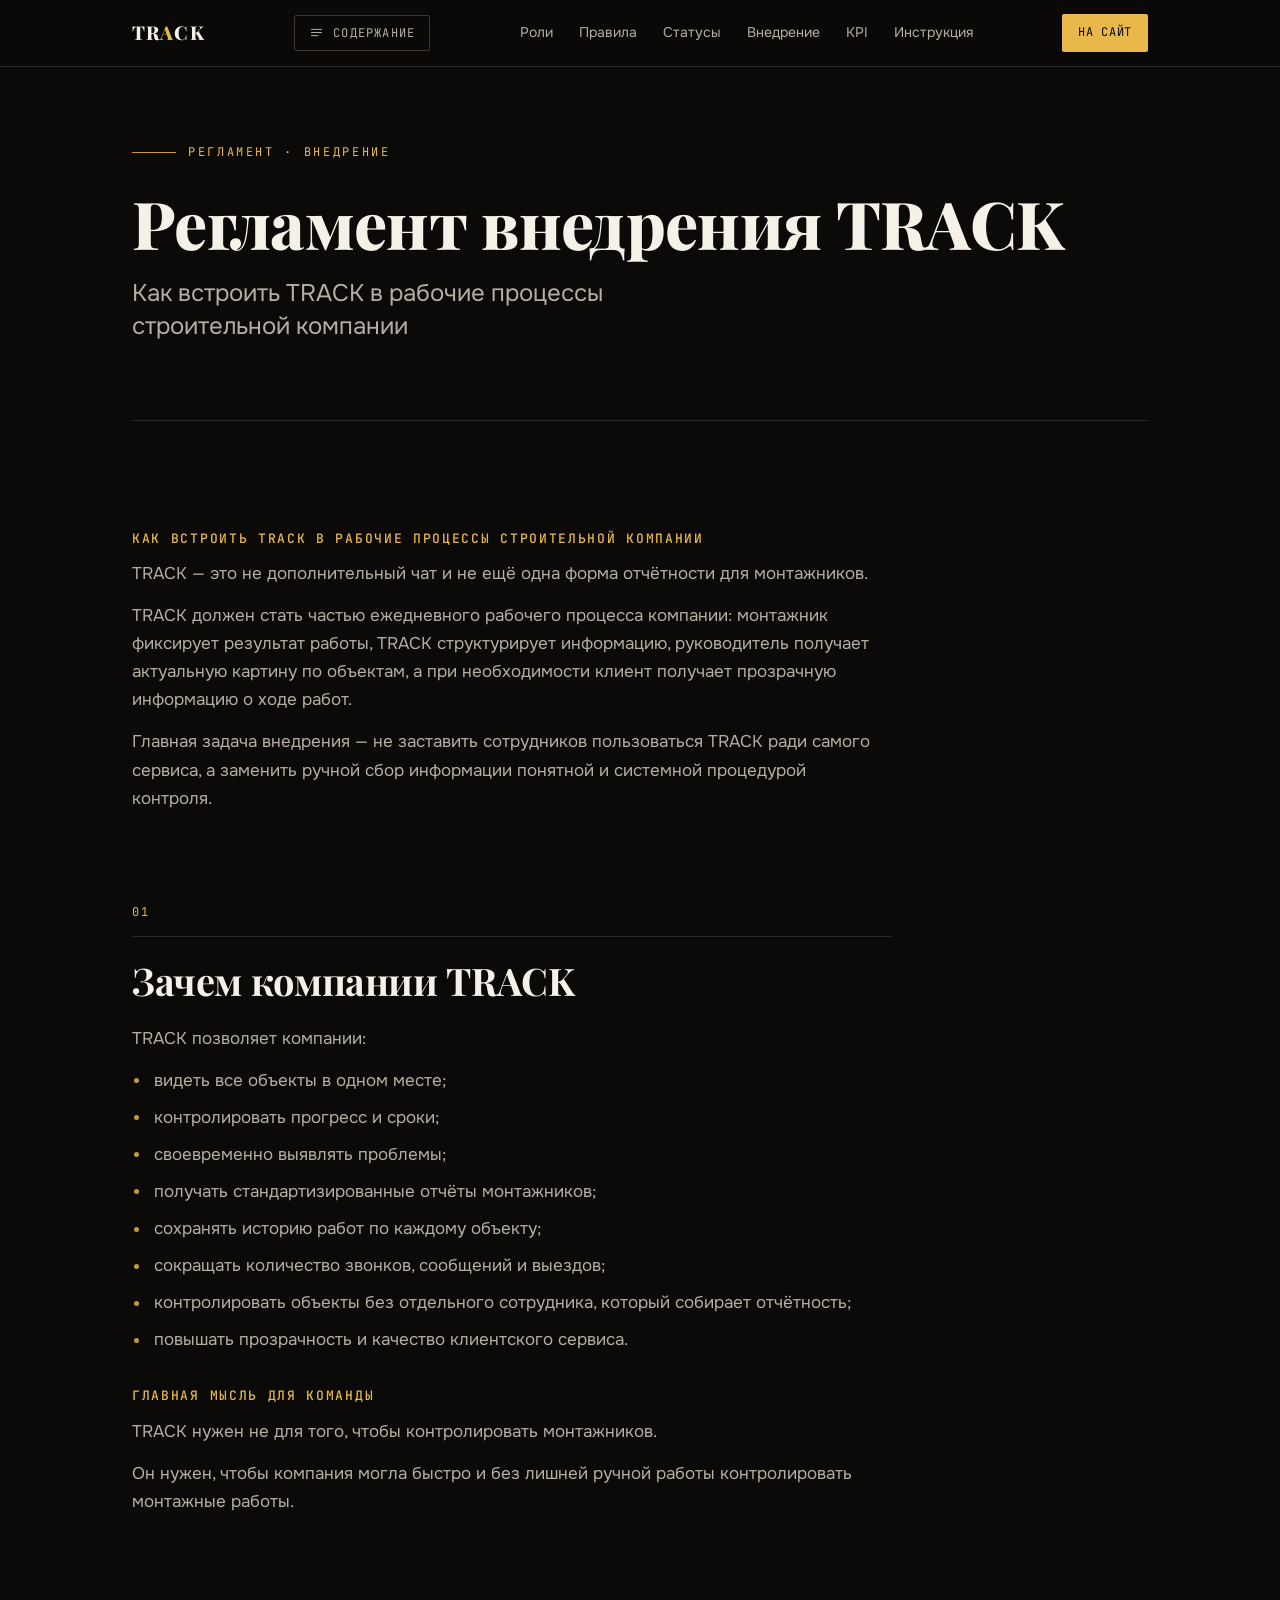
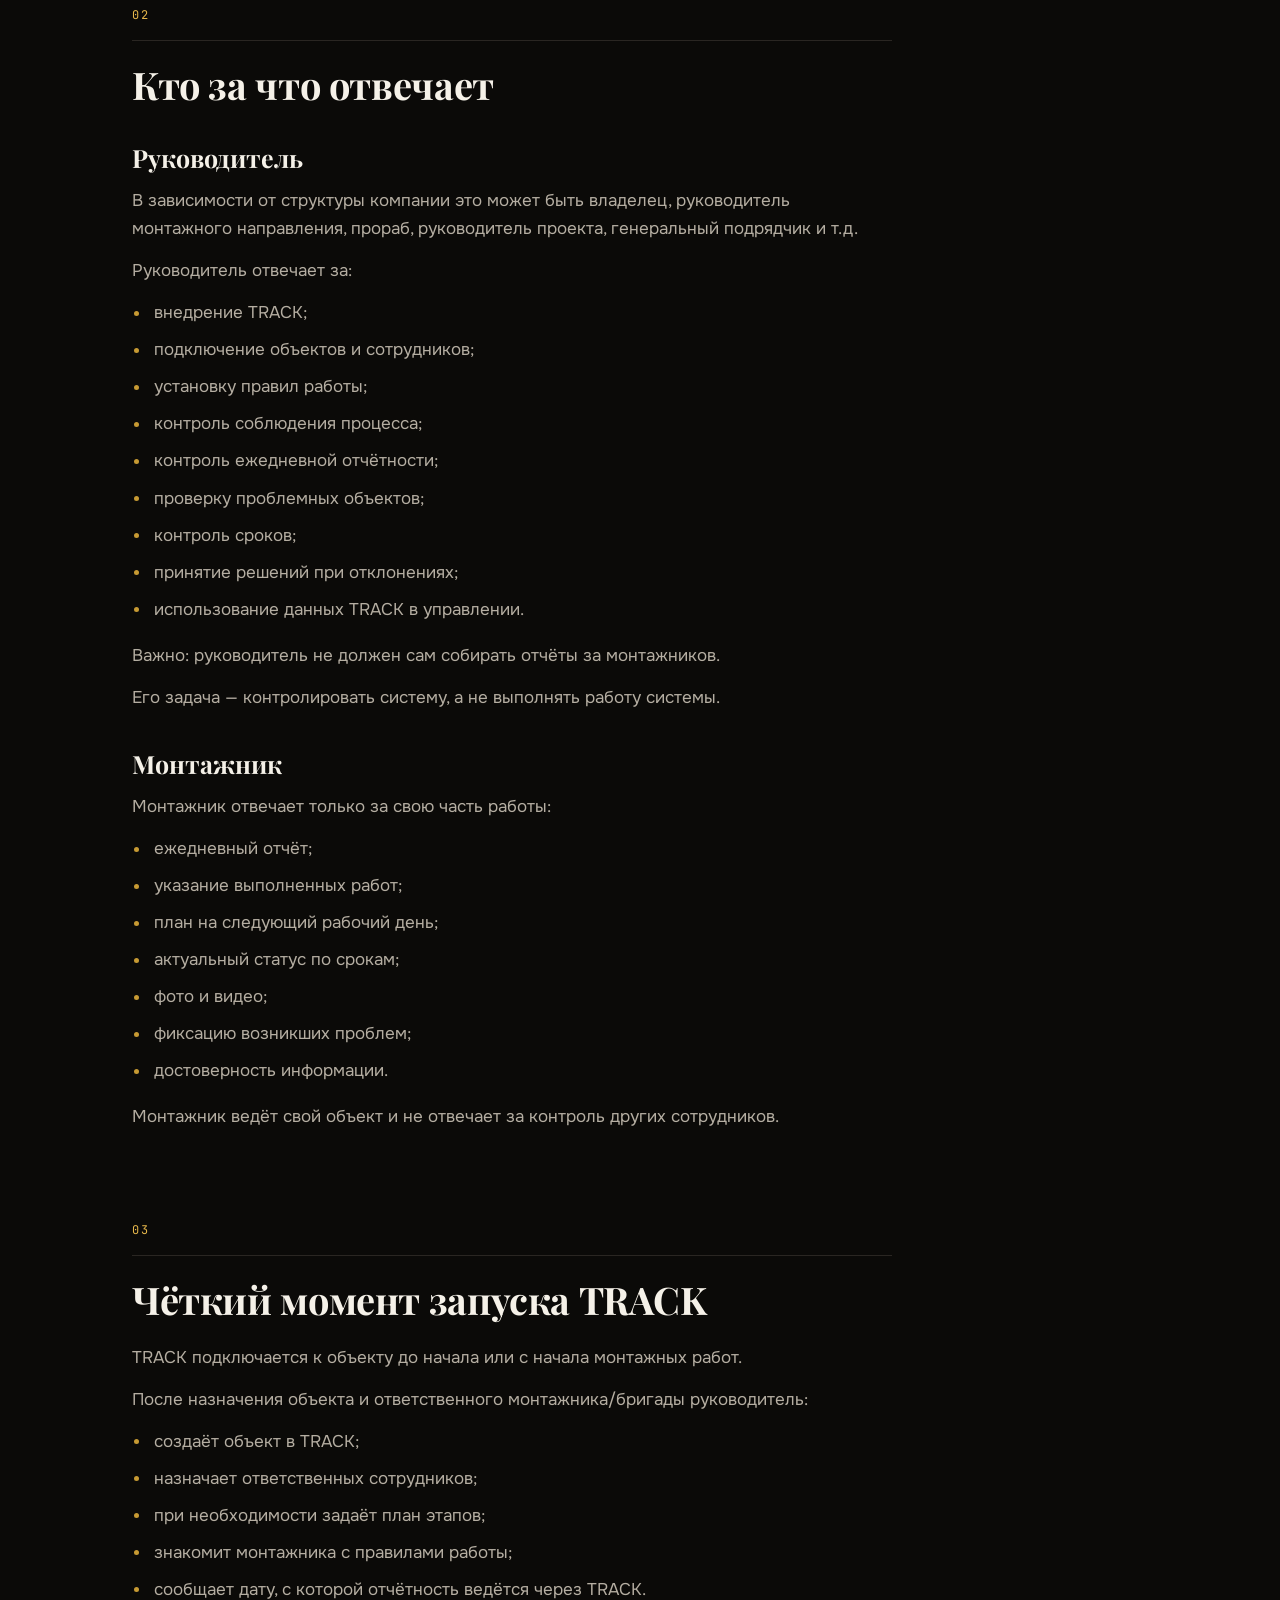
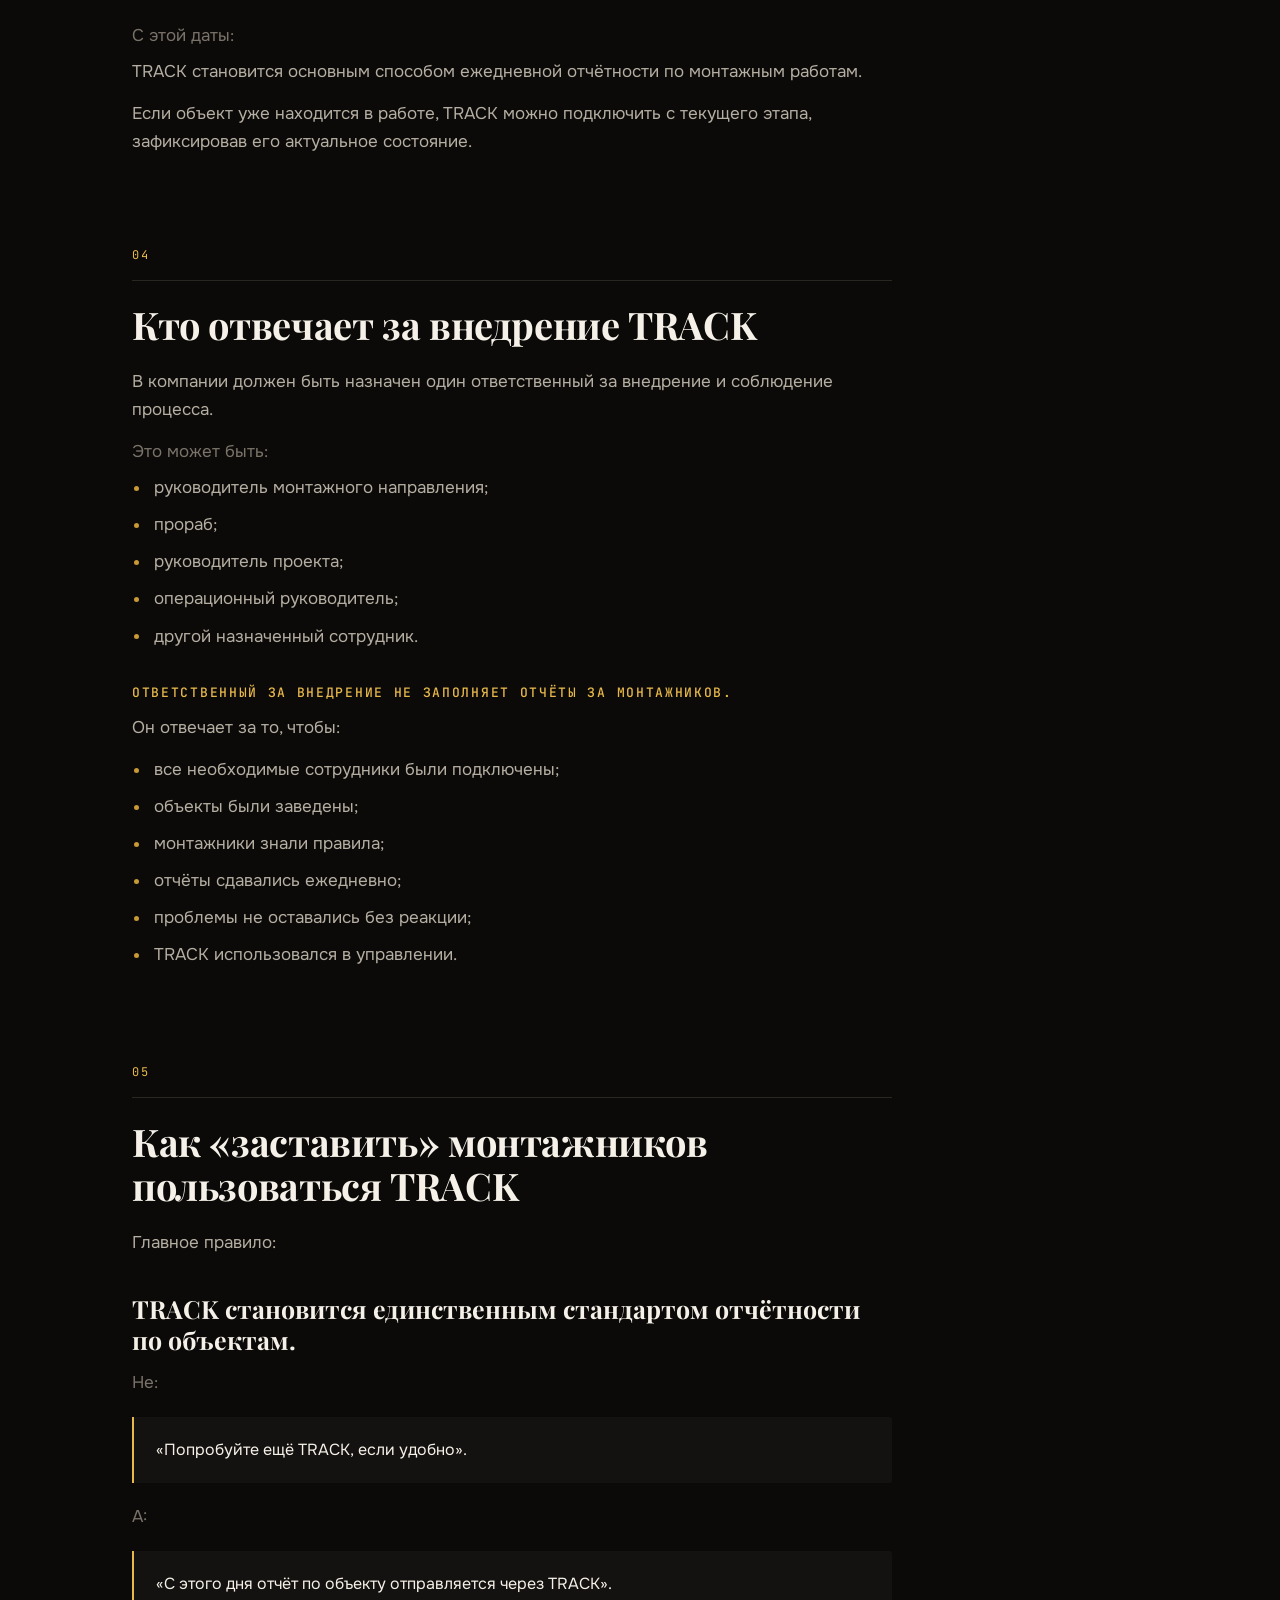
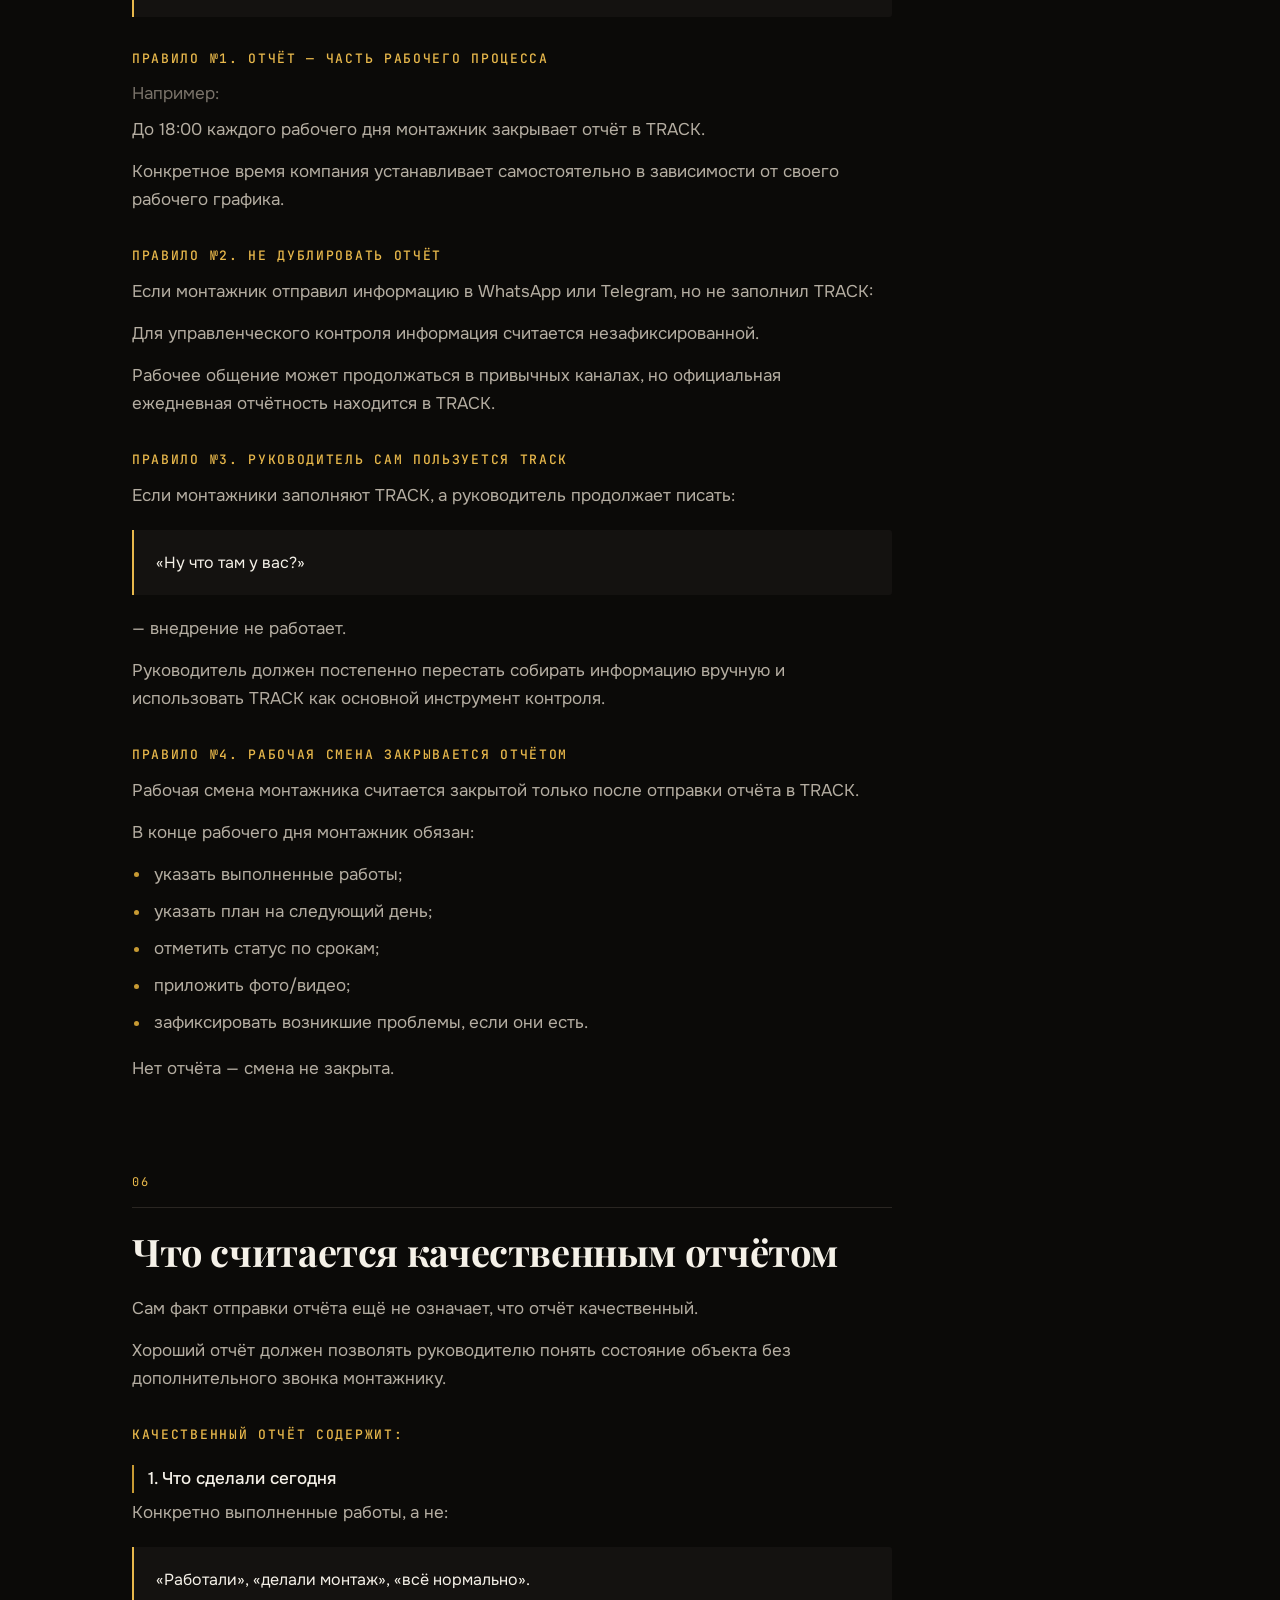
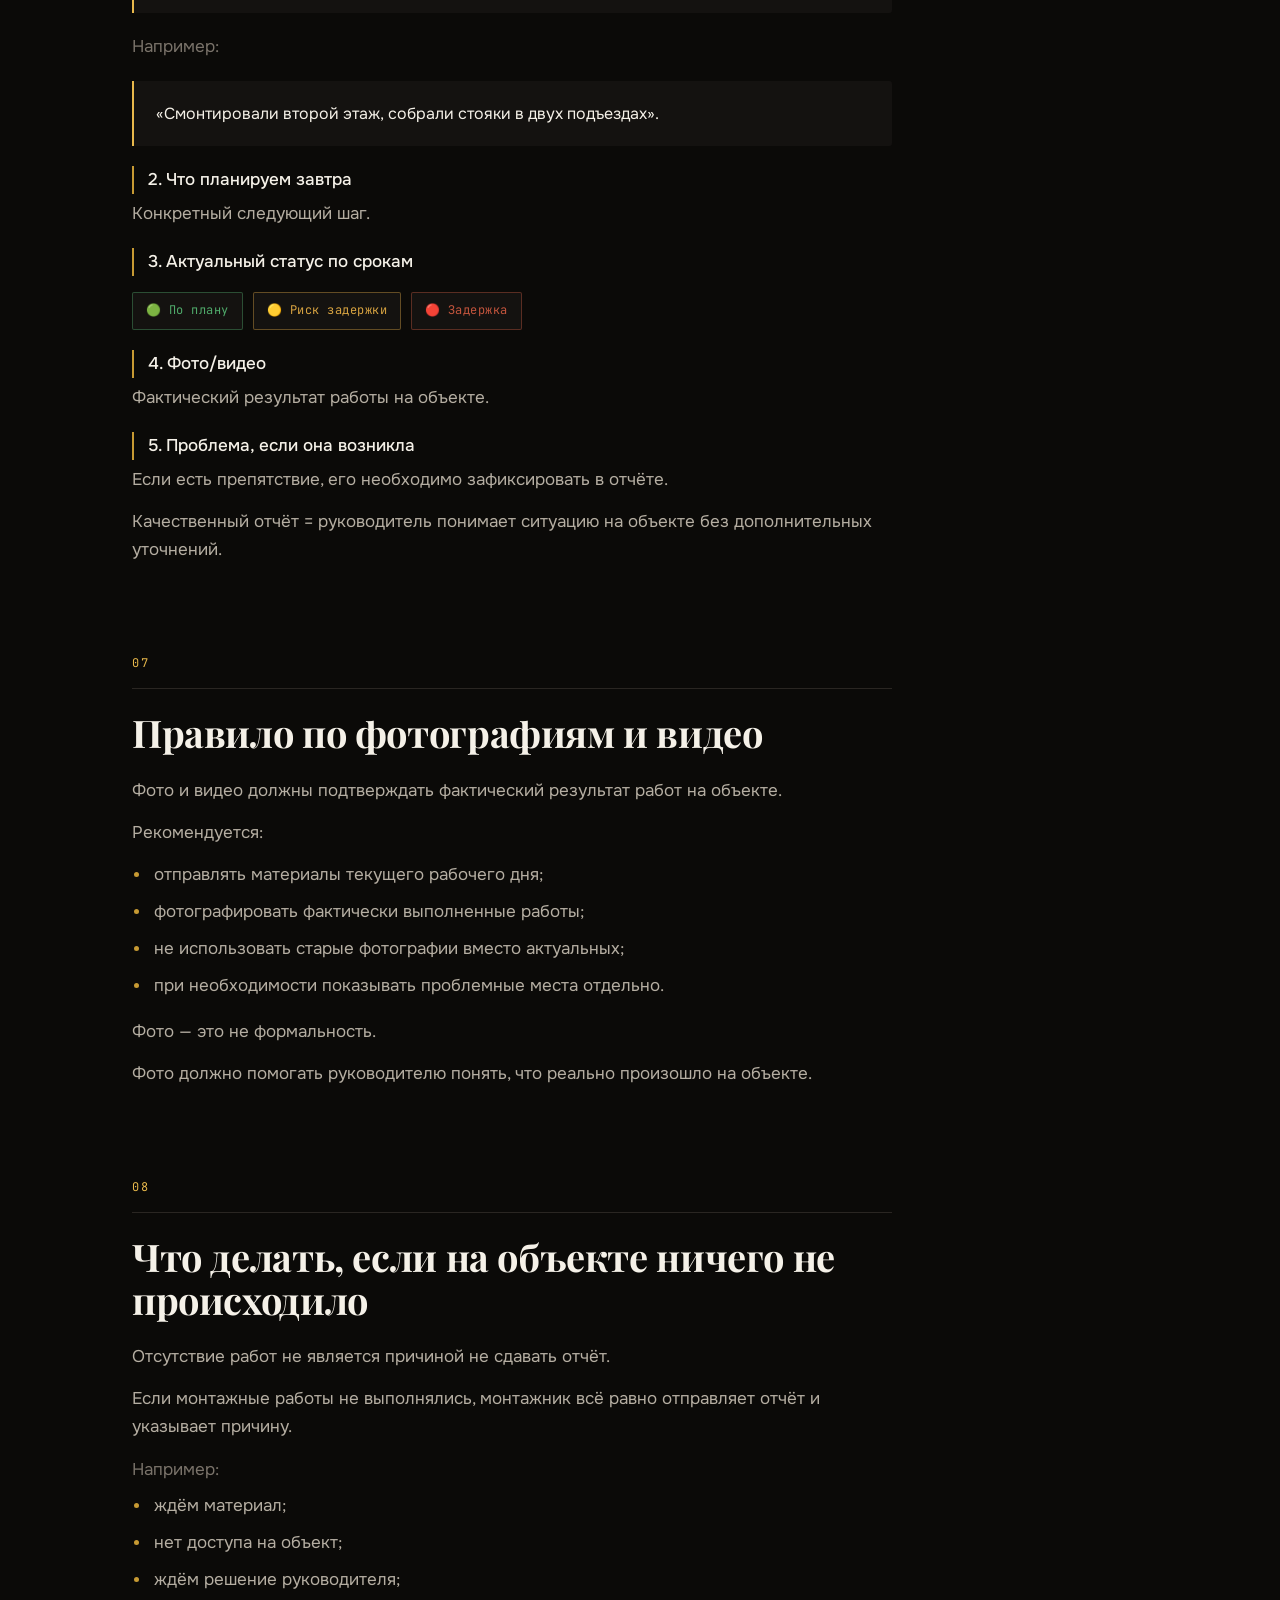
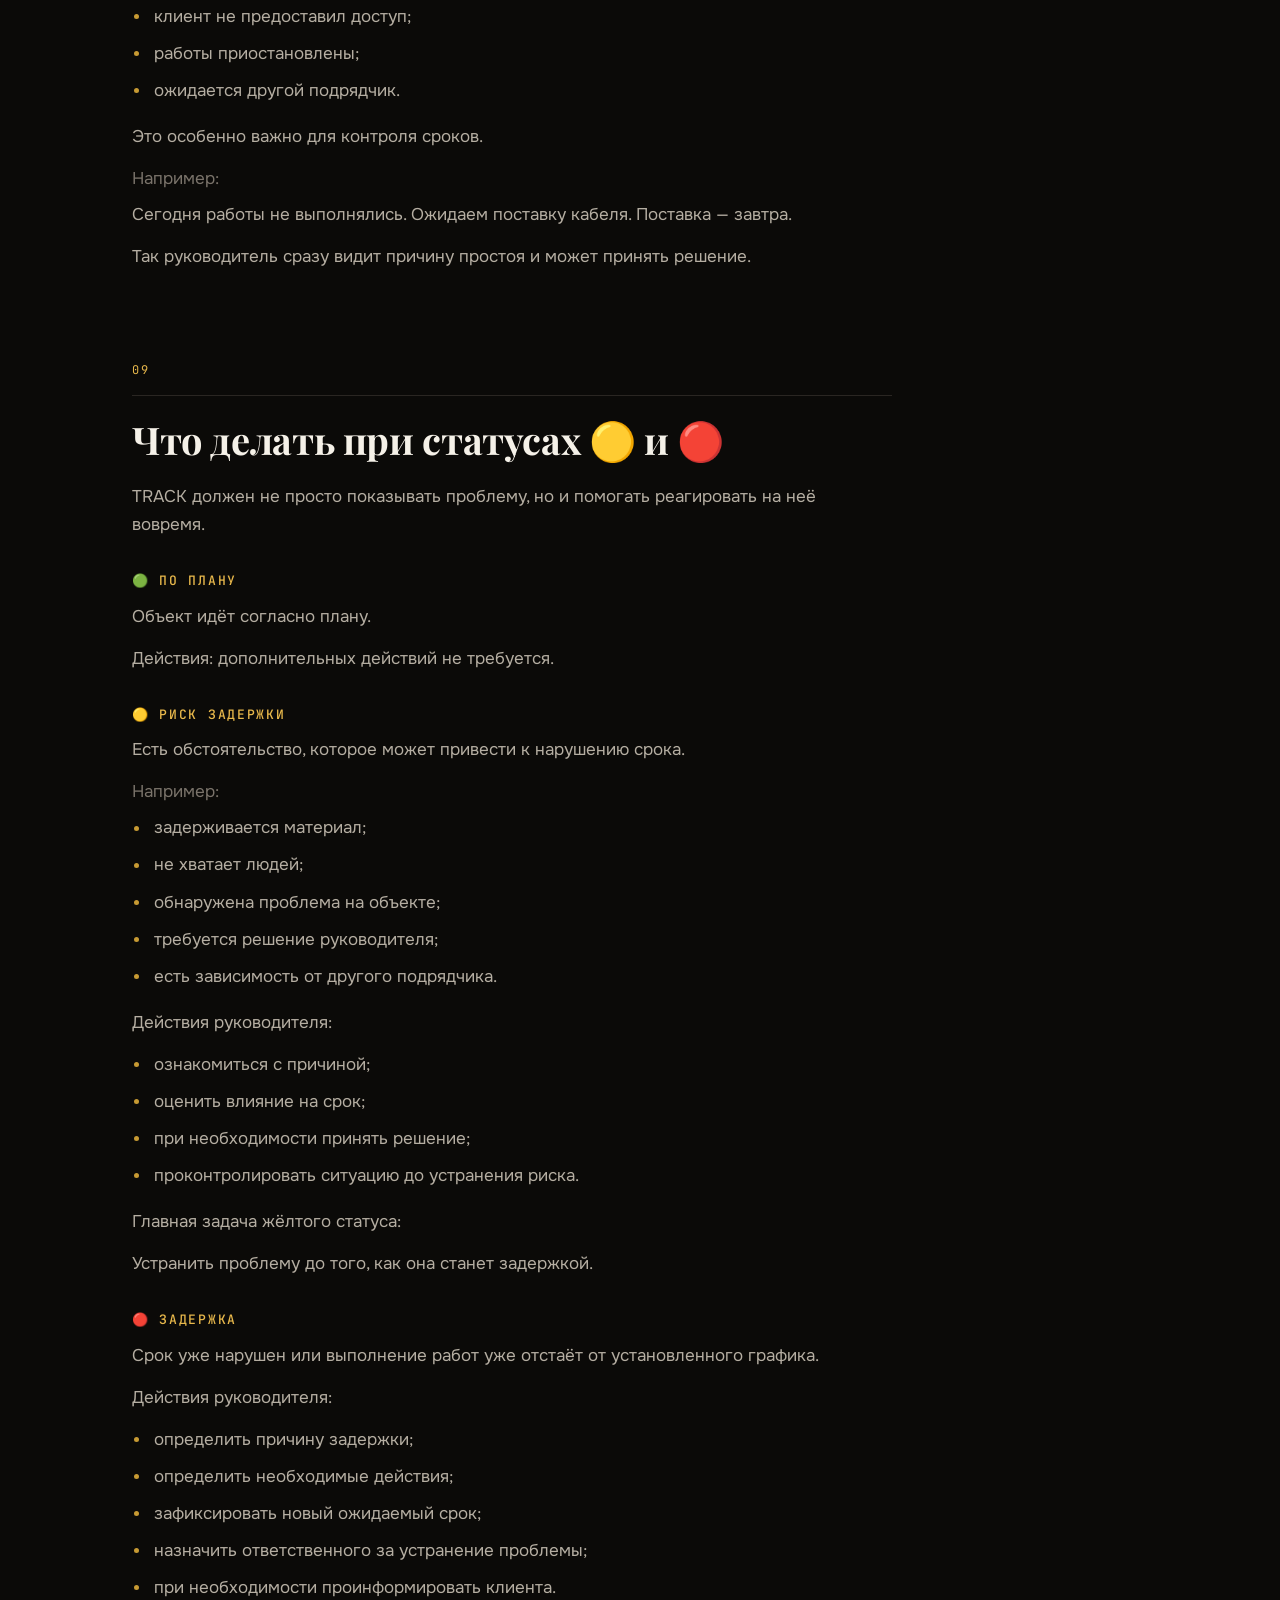
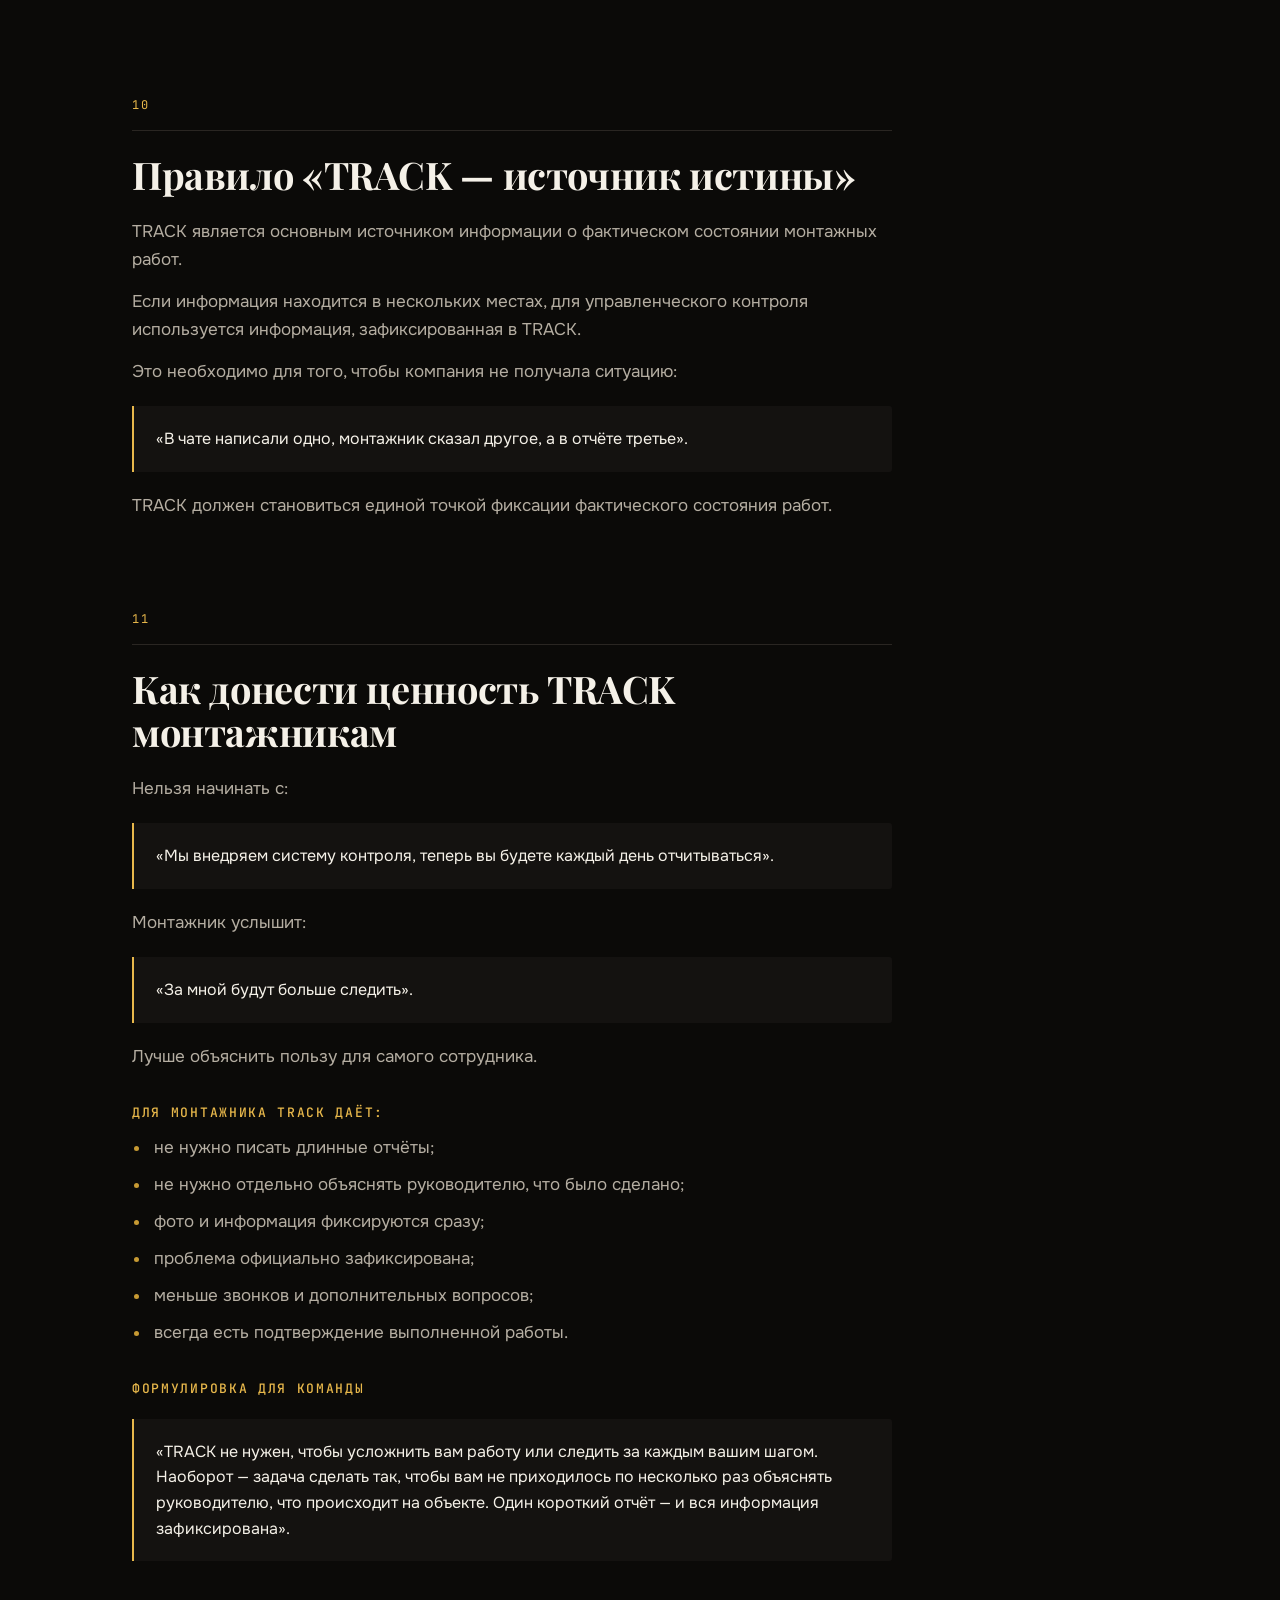
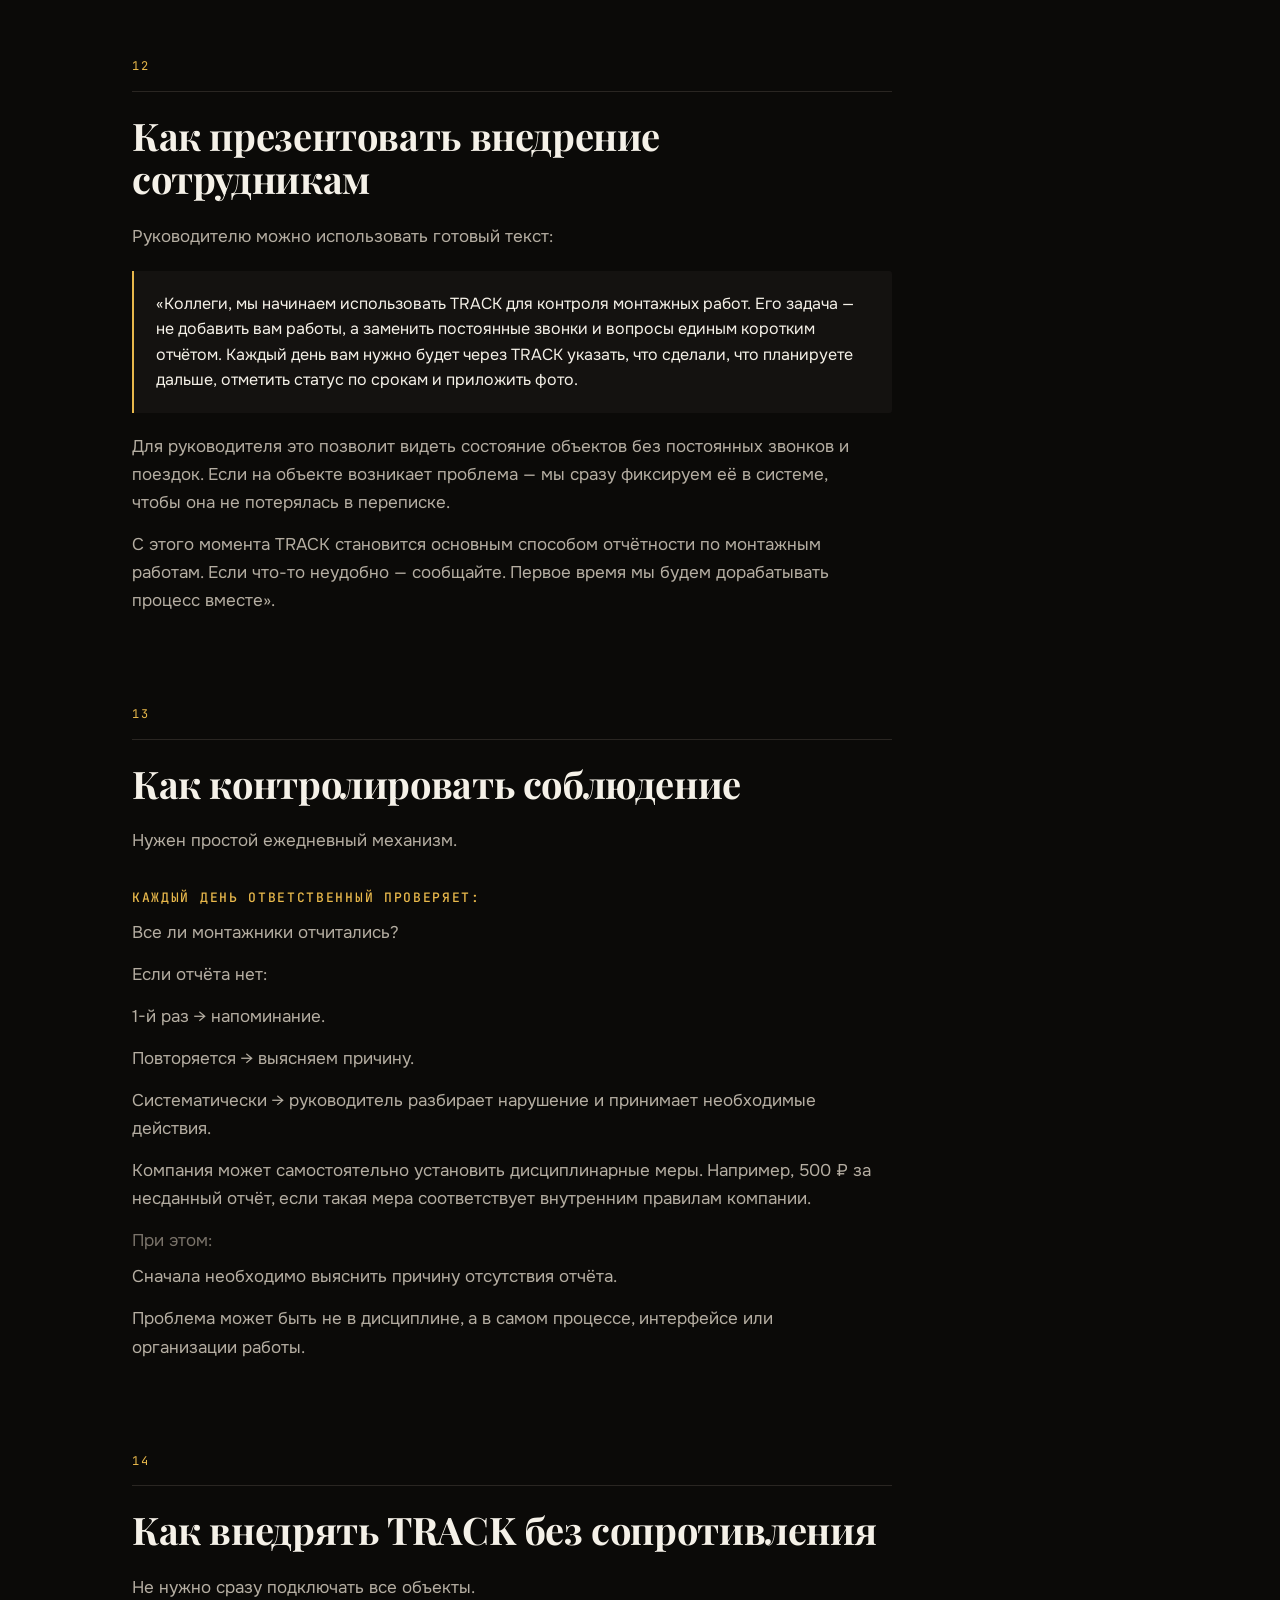
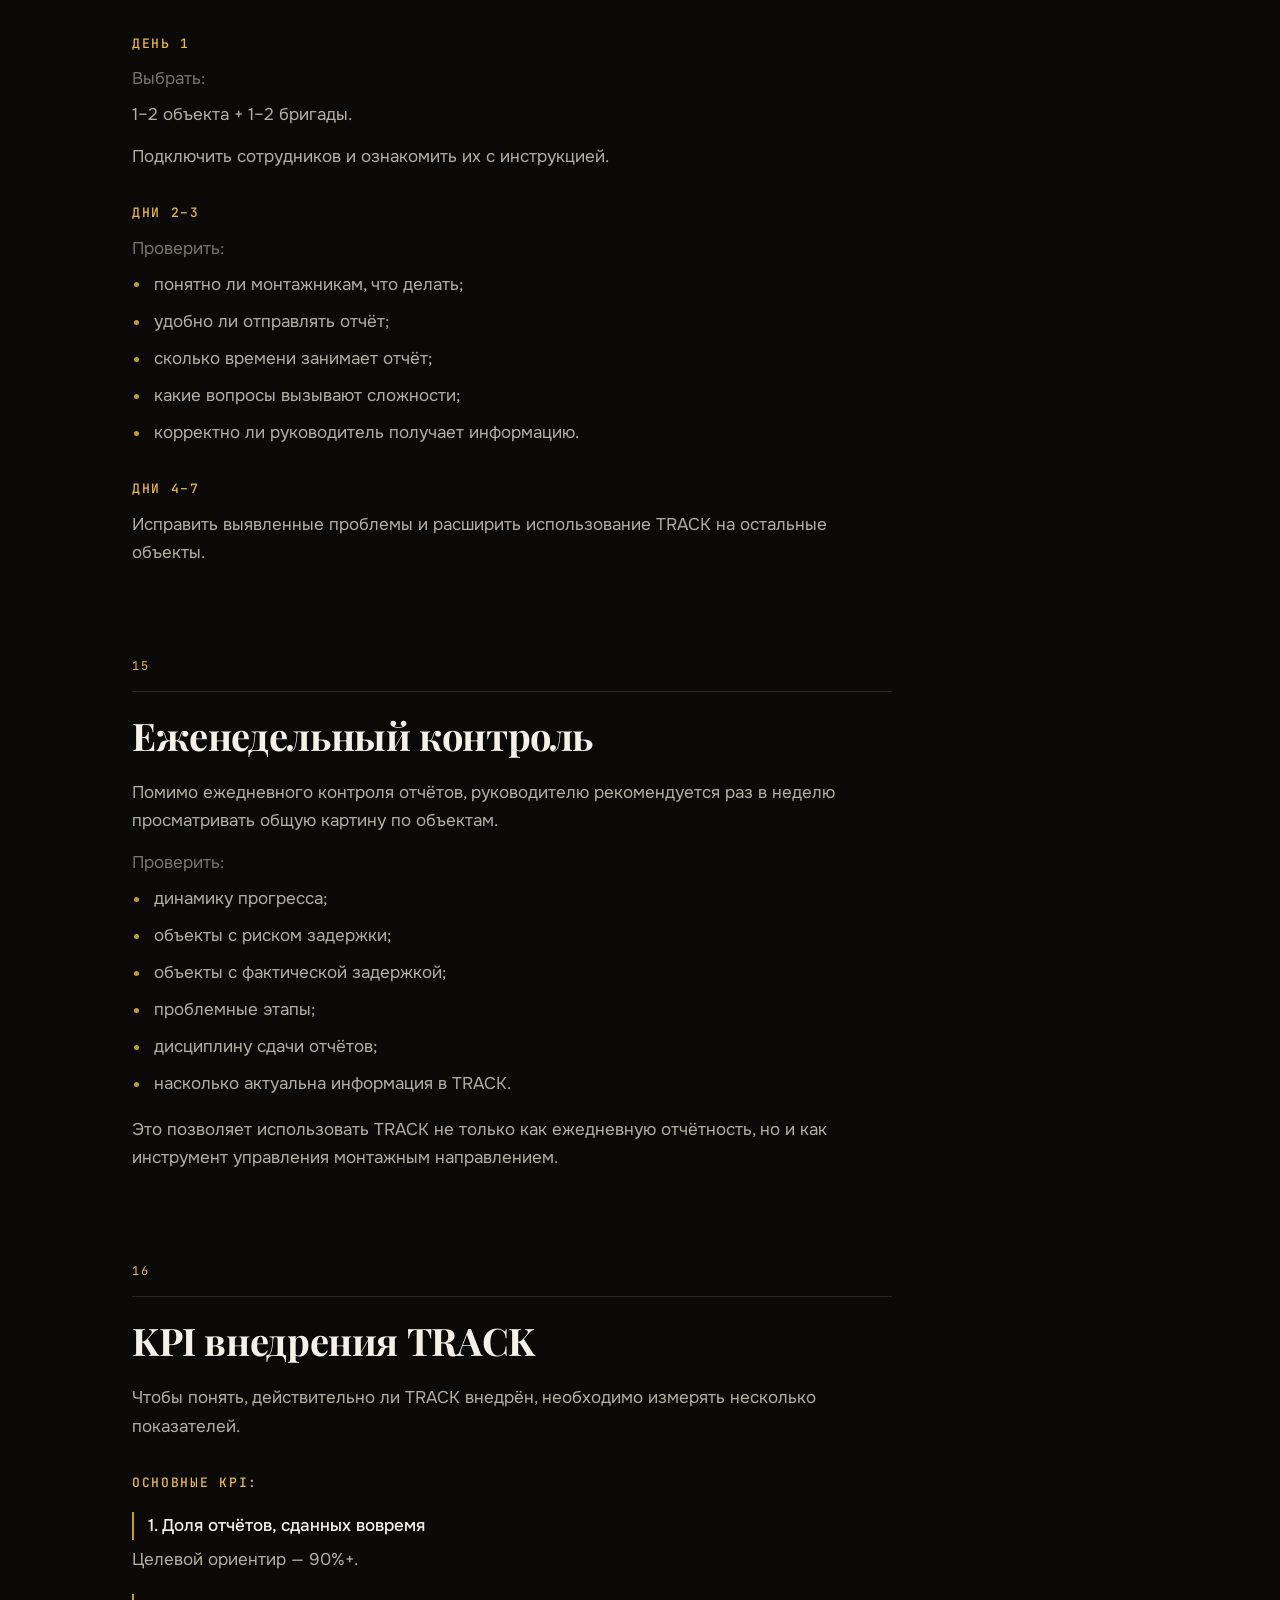
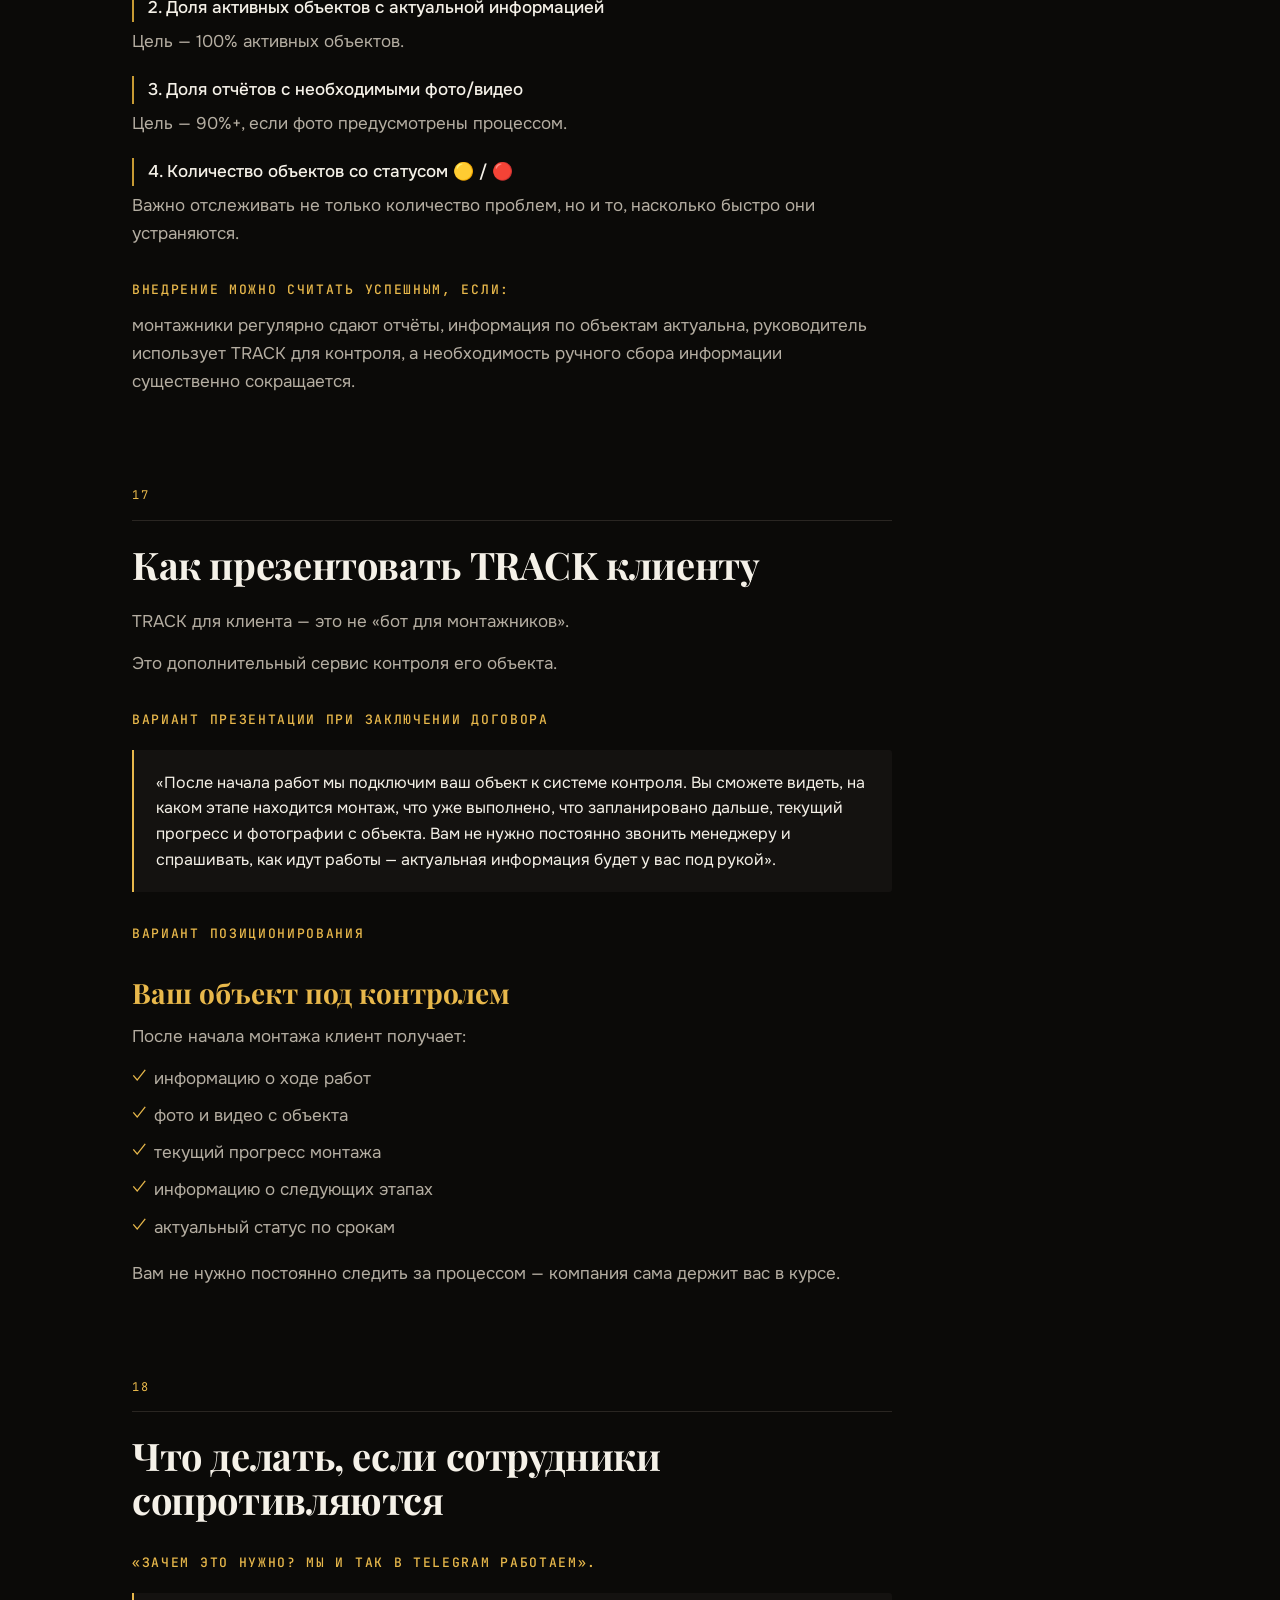
<file: regulations/index.html>
<!DOCTYPE html>
<html lang="ru">
<head>
<meta charset="utf-8">
<meta name="viewport" content="width=device-width, initial-scale=1, viewport-fit=cover">
<title>TRACK — регламент внедрения</title>
<meta name="description" content="Как встроить TRACK в рабочие процессы строительной компании: роли, правила ежедневной отчётности, статусы, план внедрения и KPI.">
<meta property="og:type" content="article">
<meta property="og:site_name" content="TRACK">
<meta property="og:title" content="TRACK — регламент внедрения">
<meta property="og:description" content="Как встроить TRACK в рабочие процессы строительной компании: роли, правила ежедневной отчётности, статусы, план внедрения и KPI.">
<link rel="preconnect" href="https://fonts.googleapis.com">
<link rel="preconnect" href="https://fonts.gstatic.com" crossorigin>
<link href="https://fonts.googleapis.com/css2?family=Playfair+Display:wght@700;800&family=Onest:wght@300;400;500;600&family=JetBrains+Mono:wght@400;500&display=swap" rel="stylesheet">
<style>
:root{
  --void:#0B0A08; --surface:#141210; --raised:#1C1916;
  --edge:#2A2622; --edge-hi:#3D3630;
  --gold:#E8B84B; --gold-dim:#C79A33;
  --text:#F5F1E8; --text-2:#B5AEA2; --muted:#7A736A;
  --ok:#4FA96A; --warn:#D9A441; --late:#C4553D;
  --display:'Playfair Display',Georgia,serif;
  --body:'Onest',-apple-system,BlinkMacSystemFont,'Segoe UI',sans-serif;
  --mono:'JetBrains Mono',ui-monospace,Menlo,monospace;
  --pad:32px; --sect:76px;
}
@media(max-width:1024px){:root{--pad:24px;--sect:56px}}
@media(max-width:760px){:root{--pad:18px;--sect:44px}}

*{box-sizing:border-box;margin:0;padding:0}
html{-webkit-text-size-adjust:100%;scroll-behavior:smooth}
body{
  background:var(--void);color:var(--text);
  font-family:var(--body);font-size:17px;line-height:1.65;
  -webkit-font-smoothing:antialiased;overflow-x:hidden;
}
@media(max-width:760px){body{font-size:16px;line-height:1.6}}

/* ---------- полоса прогресса чтения ---------- */
.read-progress{position:fixed;top:0;left:0;right:0;height:2px;z-index:60;background:transparent}
.read-progress span{display:block;height:100%;width:0;background:var(--gold);transition:width .1s linear}

/* ---------- шапка ---------- */
.site-header{
  position:sticky;top:0;z-index:50;
  background:rgba(11,10,8,.86);backdrop-filter:blur(14px);
  border-bottom:1px solid var(--edge);
}
.hdr-in{
  max-width:1240px;margin:0 auto;padding:14px var(--pad);
  display:flex;align-items:center;justify-content:space-between;gap:16px;
}
.brand{
  font-family:var(--display);font-size:19px;font-weight:800;letter-spacing:.06em;
  color:var(--text);text-decoration:none;flex:none;
}
.brand em{color:var(--gold);font-style:normal}
.hdr-nav{display:flex;gap:26px}
.hdr-nav a{color:var(--text-2);text-decoration:none;font-size:14px;transition:color .2s}
.hdr-nav a:hover{color:var(--gold)}
.hdr-back{
  font-family:var(--mono);font-size:12px;letter-spacing:.06em;text-transform:uppercase;
  color:var(--void);background:var(--gold);text-decoration:none;
  padding:9px 16px;border-radius:2px;white-space:nowrap;transition:background .2s;
}
.hdr-back:hover{background:#F2C863}
@media(max-width:900px){.hdr-nav{display:none}}

/* ---------- обложка ---------- */
.cover{max-width:1240px;margin:0 auto;padding:var(--sect) var(--pad) 0}
.eyebrow{
  font-family:var(--mono);font-size:12px;letter-spacing:.22em;text-transform:uppercase;
  color:var(--gold);display:flex;align-items:center;gap:12px;margin-bottom:26px;
}
.eyebrow::before{content:"";width:44px;height:1px;background:var(--gold-dim)}
.cover h1{
  font-family:var(--display);font-weight:800;line-height:1.06;letter-spacing:-.01em;
  font-size:clamp(34px,6.2vw,66px);margin-bottom:18px;
}
.cover .sub{
  font-size:clamp(18px,2.4vw,24px);color:var(--text-2);max-width:32ch;line-height:1.4;
  font-weight:400;
}
.cover-rule{max-width:1240px;margin:var(--sect) auto 0;padding:0 var(--pad)}
.cover-rule hr{border:0;border-top:1px solid var(--edge)}

/* ---------- каркас: содержание + текст ---------- */
.wrap{max-width:1080px;margin:0 auto;padding:var(--sect) var(--pad) 0}
.wrap > main{max-width:760px}
.cover,.cover-rule,.hdr-in,.footer-in{max-width:1080px}

.toc{overflow-y:auto}
.toc-title{
  font-family:var(--mono);font-size:11px;letter-spacing:.2em;text-transform:uppercase;
  color:var(--muted);margin-bottom:16px;
}
.toc a{
  display:grid;grid-template-columns:26px 1fr;gap:8px;align-items:baseline;
  color:var(--text-2);text-decoration:none;font-size:14px;line-height:1.35;
  padding:7px 0 7px 12px;border-left:1px solid var(--edge);transition:color .2s,border-color .2s;
}
.toc a:hover{color:var(--text);border-left-color:var(--edge-hi)}
.toc a.active{color:var(--gold);border-left-color:var(--gold)}
.toc-n{font-family:var(--mono);font-size:11px;color:var(--muted)}
.toc a.active .toc-n{color:var(--gold)}

/* кнопка «Содержание» в шапке */
.toc-btn{
  display:inline-flex;align-items:center;gap:9px;cursor:pointer;
  background:transparent;border:1px solid var(--edge-hi);border-radius:2px;
  color:var(--text-2);font-family:var(--mono);font-size:12px;letter-spacing:.1em;
  text-transform:uppercase;padding:9px 14px;transition:color .2s,border-color .2s;
}
.toc-btn:hover{color:var(--gold);border-color:var(--gold-dim)}
.toc-btn svg{width:15px;height:15px;flex:none}
@media(max-width:520px){.toc-btn span{display:none}.toc-btn{padding:9px 11px}}

/* выезжающая панель с содержанием */
.toc-backdrop{
  position:fixed;inset:0;z-index:70;background:rgba(5,4,3,.6);
  opacity:0;pointer-events:none;transition:opacity .3s;
}
.toc-backdrop.open{opacity:1;pointer-events:auto}
.toc-panel{
  position:fixed;top:0;left:0;bottom:0;z-index:71;width:min(340px,86vw);
  background:var(--surface);border-right:1px solid var(--edge);
  transform:translateX(-100%);transition:transform .34s cubic-bezier(.22,1,.36,1);
  display:flex;flex-direction:column;
}
.toc-panel.open{transform:none}
.toc-head{
  display:flex;align-items:center;justify-content:space-between;gap:12px;
  padding:18px 22px;border-bottom:1px solid var(--edge);flex:none;
}
.toc-head b{
  font-family:var(--mono);font-size:12px;letter-spacing:.18em;text-transform:uppercase;
  color:var(--muted);font-weight:400;
}
.toc-close{
  background:transparent;border:0;cursor:pointer;color:var(--text-2);
  width:32px;height:32px;display:grid;place-items:center;border-radius:2px;transition:color .2s;
}
.toc-close:hover{color:var(--gold)}
.toc-close svg{width:16px;height:16px}
.toc-panel .toc{padding:14px 22px 28px}
.toc-panel .toc-title{display:none}

/* старый мобильный аккордеон больше не нужен */
.toc-mobile{display:none}

/* ---------- секции ---------- */
.sec{padding-bottom:var(--sect);scroll-margin-top:80px}
.sec-num{
  font-family:var(--mono);font-size:12px;letter-spacing:.2em;color:var(--gold);
  padding-bottom:14px;margin-bottom:22px;border-bottom:1px solid var(--edge);
}
.sec h2{
  font-family:var(--display);font-weight:700;line-height:1.14;letter-spacing:-.01em;
  font-size:clamp(25px,3.6vw,38px);margin-bottom:22px;
}
.sec h3.lead-sub{
  font-family:var(--display);font-weight:700;font-size:clamp(20px,2.6vw,25px);
  margin:36px 0 14px;line-height:1.25;
}
.sec h3.banner{
  font-family:var(--display);font-weight:700;font-size:clamp(21px,2.8vw,28px);
  color:var(--gold);margin:32px 0 14px;line-height:1.2;
}
.sec h4{
  font-family:var(--mono);font-weight:500;font-size:13px;letter-spacing:.13em;
  text-transform:uppercase;color:var(--gold);margin:32px 0 12px;line-height:1.5;
}
.sec p{margin-bottom:14px;color:var(--text-2);max-width:68ch}
.sec p.cue{color:var(--muted);margin-bottom:8px}
.sec p.step{
  color:var(--text);font-weight:500;margin:20px 0 6px;
  padding-left:14px;border-left:2px solid var(--gold-dim);
}
.sec ul{list-style:none;margin:0 0 18px;max-width:68ch}
.sec li{
  position:relative;padding-left:22px;margin-bottom:9px;color:var(--text-2);
}
.sec li::before{
  content:"";position:absolute;left:2px;top:.68em;
  width:5px;height:5px;background:var(--gold-dim);border-radius:50%;
}
.sec ul.ticks li::before{
  content:"✓";background:none;width:auto;height:auto;top:0;left:0;
  color:var(--gold);font-size:14px;
}
.sec blockquote{
  margin:20px 0;padding:20px 22px;background:var(--surface);
  border-left:2px solid var(--gold);border-radius:0 3px 3px 0;
  color:var(--text);font-size:16px;line-height:1.6;
}
@media(max-width:760px){.sec blockquote{padding:16px 16px}}

/* статусы */
.chips{display:flex;flex-wrap:wrap;gap:10px;margin:16px 0 20px}
.chip{
  font-family:var(--mono);font-size:12px;letter-spacing:.04em;
  padding:8px 13px;border-radius:2px;border:1px solid var(--edge-hi);
  background:var(--surface);white-space:nowrap;
}
.chip--ok{color:var(--ok);border-color:rgba(79,169,106,.4)}
.chip--warn{color:var(--warn);border-color:rgba(217,164,65,.4)}
.chip--late{color:var(--late);border-color:rgba(196,85,61,.4)}

/* ---------- подвал ---------- */
.site-footer{
  border-top:1px solid var(--edge);margin-top:var(--sect);
  background:var(--surface);
}
.footer-in{
  max-width:1080px;margin:0 auto;padding:52px var(--pad) 46px;
  display:grid;grid-template-columns:1.4fr 1fr 1fr;gap:40px;align-items:start;
}
@media(max-width:860px){.footer-in{grid-template-columns:1fr 1fr;gap:34px}}
@media(max-width:560px){.footer-in{grid-template-columns:1fr;gap:30px}}
.footer-col{display:flex;flex-direction:column;align-items:flex-start}
.footer-brand .brand{font-size:22px;margin-bottom:14px}
.footer-col p{color:var(--muted);font-size:14px;line-height:1.55}
.footer-k{
  font-family:var(--mono);font-size:11px;letter-spacing:.18em;text-transform:uppercase;
  color:var(--muted);margin-bottom:14px;
}
.footer-col a{color:var(--text-2);text-decoration:none;font-size:15px;padding:6px 0;transition:color .2s}
.footer-col a:hover{color:var(--gold)}
.footer-col p + a{margin-top:12px}

/* ---------- наверх ---------- */
.to-top{
  position:fixed;right:22px;bottom:22px;z-index:55;
  width:44px;height:44px;border-radius:50%;
  display:grid;place-items:center;text-decoration:none;
  background:var(--raised);border:1px solid var(--edge-hi);color:var(--gold);
  opacity:0;pointer-events:none;transition:opacity .25s;
}
.to-top.show{opacity:1;pointer-events:auto}
@media(max-width:760px){.to-top{right:14px;bottom:14px}}

@media (prefers-reduced-motion:reduce){
  *{transition:none!important;animation:none!important}
  html{scroll-behavior:auto}
}

/* ---------- появление при прокрутке ---------- */
.reveal{opacity:0;transform:translateY(16px);transition:opacity .6s ease,transform .6s cubic-bezier(.22,1,.36,1)}
.reveal.in{opacity:1;transform:none}
@media (prefers-reduced-motion:reduce){.reveal{opacity:1;transform:none}}

</style>
</head>
<body id="top">

<svg style="display:none" aria-hidden="true">
  <symbol id="i-list" viewBox="0 0 24 24" fill="none" stroke="currentColor" stroke-width="1.6" stroke-linecap="round">
    <path d="M4 7h16M4 12h16M4 17h10"/>
  </symbol>
  <symbol id="i-close" viewBox="0 0 24 24" fill="none" stroke="currentColor" stroke-width="1.6" stroke-linecap="round">
    <path d="M6 6l12 12M18 6L6 18"/>
  </symbol>
  <symbol id="i-up" viewBox="0 0 24 24" fill="none" stroke="currentColor" stroke-width="1.6" stroke-linecap="round" stroke-linejoin="round">
    <path d="M12 19V5M6 11l6-6 6 6"/>
  </symbol>
</svg>

<div class="read-progress"><span id="read-progress-bar"></span></div>

<header class="site-header">
  <div class="hdr-in">
    <a href="#top" class="brand">TR<em>A</em>CK</a>
    <button class="toc-btn" id="toc-open" aria-label="Открыть содержание" aria-expanded="false" aria-controls="toc-panel">
      <svg><use href="#i-list"></use></svg><span>Содержание</span>
    </button>
    <nav class="hdr-nav">
      <a href="#s2">Роли</a>
      <a href="#s5">Правила</a>
      <a href="#s9">Статусы</a>
      <a href="#s14">Внедрение</a>
      <a href="#s16">KPI</a>
      <a href="../instructions/">Инструкция</a>
    </nav>
    <a href="../" class="hdr-back">На сайт</a>
  </div>
</header>

<div class="toc-backdrop" id="toc-backdrop"></div>
<aside class="toc-panel" id="toc-panel" aria-label="Содержание регламента">
  <div class="toc-head">
    <b>Содержание</b>
    <button class="toc-close" id="toc-close" aria-label="Закрыть содержание"><svg><use href="#i-close"></use></svg></button>
  </div>
  <nav class="toc">
    <a href="#s1"><span class="toc-n">01</span>Зачем компании TRACK</a>
      <a href="#s2"><span class="toc-n">02</span>Кто за что отвечает</a>
      <a href="#s3"><span class="toc-n">03</span>Чёткий момент запуска TRACK</a>
      <a href="#s4"><span class="toc-n">04</span>Кто отвечает за внедрение TRACK</a>
      <a href="#s5"><span class="toc-n">05</span>Как «заставить» монтажников пользоваться TRACK</a>
      <a href="#s6"><span class="toc-n">06</span>Что считается качественным отчётом</a>
      <a href="#s7"><span class="toc-n">07</span>Правило по фотографиям и видео</a>
      <a href="#s8"><span class="toc-n">08</span>Что делать, если на объекте ничего не происходило</a>
      <a href="#s9"><span class="toc-n">09</span>Что делать при статусах 🟡 и 🔴</a>
      <a href="#s10"><span class="toc-n">10</span>Правило «TRACK — источник истины»</a>
      <a href="#s11"><span class="toc-n">11</span>Как донести ценность TRACK монтажникам</a>
      <a href="#s12"><span class="toc-n">12</span>Как презентовать внедрение сотрудникам</a>
      <a href="#s13"><span class="toc-n">13</span>Как контролировать соблюдение</a>
      <a href="#s14"><span class="toc-n">14</span>Как внедрять TRACK без сопротивления</a>
      <a href="#s15"><span class="toc-n">15</span>Еженедельный контроль</a>
      <a href="#s16"><span class="toc-n">16</span>KPI внедрения TRACK</a>
      <a href="#s17"><span class="toc-n">17</span>Как презентовать TRACK клиенту</a>
      <a href="#s18"><span class="toc-n">18</span>Что делать, если сотрудники сопротивляются</a>
      <a href="#s19"><span class="toc-n">19</span>Принцип внедрения TRACK</a>
      <a href="#s20"><span class="toc-n">20</span>Итог внедрения TRACK</a>
  </nav>
</aside>

<div class="cover">
  <div class="eyebrow">Регламент · Внедрение</div>
  <h1>Регламент внедрения TRACK</h1>
  <p class="sub">Как встроить TRACK в рабочие процессы строительной компании</p>
</div>
<div class="cover-rule"><hr></div>

<div class="wrap">
  <main>
    <section class="sec reveal" id="intro">
      <h4>Как встроить TRACK в рабочие процессы строительной компании</h4>
      <p>TRACK — это не дополнительный чат и не ещё одна форма отчётности для монтажников.</p>
      <p>TRACK должен стать частью ежедневного рабочего процесса компании: монтажник фиксирует результат работы, TRACK структурирует информацию, руководитель получает актуальную картину по объектам, а при необходимости клиент получает прозрачную информацию о ходе работ.</p>
      <p>Главная задача внедрения — не заставить сотрудников пользоваться TRACK ради самого сервиса, а заменить ручной сбор информации понятной и системной процедурой контроля.</p>
    </section>

    <section class="sec" id="s1">
      <div class="sec-num">01</div>
      <h2>Зачем компании TRACK</h2>
      <p>TRACK позволяет компании:</p>
      <ul><li>видеть все объекты в одном месте;</li><li>контролировать прогресс и сроки;</li><li>своевременно выявлять проблемы;</li><li>получать стандартизированные отчёты монтажников;</li><li>сохранять историю работ по каждому объекту;</li><li>сокращать количество звонков, сообщений и выездов;</li><li>контролировать объекты без отдельного сотрудника, который собирает отчётность;</li><li>повышать прозрачность и качество клиентского сервиса.</li></ul>
      <h4>Главная мысль для команды</h4>
      <p>TRACK нужен не для того, чтобы контролировать монтажников.</p>
      <p>Он нужен, чтобы компания могла быстро и без лишней ручной работы контролировать монтажные работы.</p>
    </section>

    <section class="sec" id="s2">
      <div class="sec-num">02</div>
      <h2>Кто за что отвечает</h2>
      <h3 class="lead-sub">Руководитель</h3>
      <p>В зависимости от структуры компании это может быть владелец, руководитель монтажного направления, прораб, руководитель проекта, генеральный подрядчик и т.д.</p>
      <p>Руководитель отвечает за:</p>
      <ul><li>внедрение TRACK;</li><li>подключение объектов и сотрудников;</li><li>установку правил работы;</li><li>контроль соблюдения процесса;</li><li>контроль ежедневной отчётности;</li><li>проверку проблемных объектов;</li><li>контроль сроков;</li><li>принятие решений при отклонениях;</li><li>использование данных TRACK в управлении.</li></ul>
      <p>Важно: руководитель не должен сам собирать отчёты за монтажников.</p>
      <p>Его задача — контролировать систему, а не выполнять работу системы.</p>
      <h3 class="lead-sub">Монтажник</h3>
      <p>Монтажник отвечает только за свою часть работы:</p>
      <ul><li>ежедневный отчёт;</li><li>указание выполненных работ;</li><li>план на следующий рабочий день;</li><li>актуальный статус по срокам;</li><li>фото и видео;</li><li>фиксацию возникших проблем;</li><li>достоверность информации.</li></ul>
      <p>Монтажник ведёт свой объект и не отвечает за контроль других сотрудников.</p>
    </section>

    <section class="sec" id="s3">
      <div class="sec-num">03</div>
      <h2>Чёткий момент запуска TRACK</h2>
      <p>TRACK подключается к объекту до начала или с начала монтажных работ.</p>
      <p>После назначения объекта и ответственного монтажника/бригады руководитель:</p>
      <ul><li>создаёт объект в TRACK;</li><li>назначает ответственных сотрудников;</li><li>при необходимости задаёт план этапов;</li><li>знакомит монтажника с правилами работы;</li><li>сообщает дату, с которой отчётность ведётся через TRACK.</li></ul>
      <p class="cue">С этой даты:</p>
      <p>TRACK становится основным способом ежедневной отчётности по монтажным работам.</p>
      <p>Если объект уже находится в работе, TRACK можно подключить с текущего этапа, зафиксировав его актуальное состояние.</p>
    </section>

    <section class="sec" id="s4">
      <div class="sec-num">04</div>
      <h2>Кто отвечает за внедрение TRACK</h2>
      <p>В компании должен быть назначен один ответственный за внедрение и соблюдение процесса.</p>
      <p class="cue">Это может быть:</p>
      <ul><li>руководитель монтажного направления;</li><li>прораб;</li><li>руководитель проекта;</li><li>операционный руководитель;</li><li>другой назначенный сотрудник.</li></ul>
      <h4>Ответственный за внедрение не заполняет отчёты за монтажников.</h4>
      <p>Он отвечает за то, чтобы:</p>
      <ul><li>все необходимые сотрудники были подключены;</li><li>объекты были заведены;</li><li>монтажники знали правила;</li><li>отчёты сдавались ежедневно;</li><li>проблемы не оставались без реакции;</li><li>TRACK использовался в управлении.</li></ul>
    </section>

    <section class="sec" id="s5">
      <div class="sec-num">05</div>
      <h2>Как «заставить» монтажников пользоваться TRACK</h2>
      <p>Главное правило:</p>
      <h3 class="lead-sub">TRACK становится единственным стандартом отчётности по объектам.</h3>
      <p class="cue">Не:</p>
      <blockquote>«Попробуйте ещё TRACK, если удобно».</blockquote>
      <p class="cue">А:</p>
      <blockquote>«С этого дня отчёт по объекту отправляется через TRACK».</blockquote>
      <h4>Правило №1. Отчёт — часть рабочего процесса</h4>
      <p class="cue">Например:</p>
      <p>До 18:00 каждого рабочего дня монтажник закрывает отчёт в TRACK.</p>
      <p>Конкретное время компания устанавливает самостоятельно в зависимости от своего рабочего графика.</p>
      <h4>Правило №2. Не дублировать отчёт</h4>
      <p>Если монтажник отправил информацию в WhatsApp или Telegram, но не заполнил TRACK:</p>
      <p>Для управленческого контроля информация считается незафиксированной.</p>
      <p>Рабочее общение может продолжаться в привычных каналах, но официальная ежедневная отчётность находится в TRACK.</p>
      <h4>Правило №3. Руководитель сам пользуется TRACK</h4>
      <p>Если монтажники заполняют TRACK, а руководитель продолжает писать:</p>
      <blockquote>«Ну что там у вас?»</blockquote>
      <p>— внедрение не работает.</p>
      <p>Руководитель должен постепенно перестать собирать информацию вручную и использовать TRACK как основной инструмент контроля.</p>
      <h4>Правило №4. Рабочая смена закрывается отчётом</h4>
      <p>Рабочая смена монтажника считается закрытой только после отправки отчёта в TRACK.</p>
      <p>В конце рабочего дня монтажник обязан:</p>
      <ul><li>указать выполненные работы;</li><li>указать план на следующий день;</li><li>отметить статус по срокам;</li><li>приложить фото/видео;</li><li>зафиксировать возникшие проблемы, если они есть.</li></ul>
      <p>Нет отчёта — смена не закрыта.</p>
    </section>

    <section class="sec" id="s6">
      <div class="sec-num">06</div>
      <h2>Что считается качественным отчётом</h2>
      <p>Сам факт отправки отчёта ещё не означает, что отчёт качественный.</p>
      <p>Хороший отчёт должен позволять руководителю понять состояние объекта без дополнительного звонка монтажнику.</p>
      <h4>Качественный отчёт содержит:</h4>
      <p class="step">1. Что сделали сегодня</p>
      <p>Конкретно выполненные работы, а не:</p>
      <blockquote>«Работали», «делали монтаж», «всё нормально».</blockquote>
      <p class="cue">Например:</p>
      <blockquote>«Смонтировали второй этаж, собрали стояки в двух подъездах».</blockquote>
      <p class="step">2. Что планируем завтра</p>
      <p>Конкретный следующий шаг.</p>
      <p class="step">3. Актуальный статус по срокам</p>
      <div class="chips"><span class="chip chip--ok">🟢 По плану</span><span class="chip chip--warn">🟡 Риск задержки</span><span class="chip chip--late">🔴 Задержка</span></div>
      <p class="step">4. Фото/видео</p>
      <p>Фактический результат работы на объекте.</p>
      <p class="step">5. Проблема, если она возникла</p>
      <p>Если есть препятствие, его необходимо зафиксировать в отчёте.</p>
      <p>Качественный отчёт = руководитель понимает ситуацию на объекте без дополнительных уточнений.</p>
    </section>

    <section class="sec" id="s7">
      <div class="sec-num">07</div>
      <h2>Правило по фотографиям и видео</h2>
      <p>Фото и видео должны подтверждать фактический результат работ на объекте.</p>
      <p>Рекомендуется:</p>
      <ul><li>отправлять материалы текущего рабочего дня;</li><li>фотографировать фактически выполненные работы;</li><li>не использовать старые фотографии вместо актуальных;</li><li>при необходимости показывать проблемные места отдельно.</li></ul>
      <p>Фото — это не формальность.</p>
      <p>Фото должно помогать руководителю понять, что реально произошло на объекте.</p>
    </section>

    <section class="sec" id="s8">
      <div class="sec-num">08</div>
      <h2>Что делать, если на объекте ничего не происходило</h2>
      <p>Отсутствие работ не является причиной не сдавать отчёт.</p>
      <p>Если монтажные работы не выполнялись, монтажник всё равно отправляет отчёт и указывает причину.</p>
      <p class="cue">Например:</p>
      <ul><li>ждём материал;</li><li>нет доступа на объект;</li><li>ждём решение руководителя;</li><li>клиент не предоставил доступ;</li><li>работы приостановлены;</li><li>ожидается другой подрядчик.</li></ul>
      <p>Это особенно важно для контроля сроков.</p>
      <p class="cue">Например:</p>
      <p>Сегодня работы не выполнялись. Ожидаем поставку кабеля. Поставка — завтра.</p>
      <p>Так руководитель сразу видит причину простоя и может принять решение.</p>
    </section>

    <section class="sec" id="s9">
      <div class="sec-num">09</div>
      <h2>Что делать при статусах 🟡 и 🔴</h2>
      <p>TRACK должен не просто показывать проблему, но и помогать реагировать на неё вовремя.</p>
      <h4>🟢 По плану</h4>
      <p>Объект идёт согласно плану.</p>
      <p>Действия: дополнительных действий не требуется.</p>
      <h4>🟡 Риск задержки</h4>
      <p>Есть обстоятельство, которое может привести к нарушению срока.</p>
      <p class="cue">Например:</p>
      <ul><li>задерживается материал;</li><li>не хватает людей;</li><li>обнаружена проблема на объекте;</li><li>требуется решение руководителя;</li><li>есть зависимость от другого подрядчика.</li></ul>
      <p>Действия руководителя:</p>
      <ul><li>ознакомиться с причиной;</li><li>оценить влияние на срок;</li><li>при необходимости принять решение;</li><li>проконтролировать ситуацию до устранения риска.</li></ul>
      <p>Главная задача жёлтого статуса:</p>
      <p>Устранить проблему до того, как она станет задержкой.</p>
      <h4>🔴 Задержка</h4>
      <p>Срок уже нарушен или выполнение работ уже отстаёт от установленного графика.</p>
      <p>Действия руководителя:</p>
      <ul><li>определить причину задержки;</li><li>определить необходимые действия;</li><li>зафиксировать новый ожидаемый срок;</li><li>назначить ответственного за устранение проблемы;</li><li>при необходимости проинформировать клиента.</li></ul>
    </section>

    <section class="sec" id="s10">
      <div class="sec-num">10</div>
      <h2>Правило «TRACK — источник истины»</h2>
      <p>TRACK является основным источником информации о фактическом состоянии монтажных работ.</p>
      <p>Если информация находится в нескольких местах, для управленческого контроля используется информация, зафиксированная в TRACK.</p>
      <p>Это необходимо для того, чтобы компания не получала ситуацию:</p>
      <blockquote>«В чате написали одно, монтажник сказал другое, а в отчёте третье».</blockquote>
      <p>TRACK должен становиться единой точкой фиксации фактического состояния работ.</p>
    </section>

    <section class="sec" id="s11">
      <div class="sec-num">11</div>
      <h2>Как донести ценность TRACK монтажникам</h2>
      <p>Нельзя начинать с:</p>
      <blockquote>«Мы внедряем систему контроля, теперь вы будете каждый день отчитываться».</blockquote>
      <p>Монтажник услышит:</p>
      <blockquote>«За мной будут больше следить».</blockquote>
      <p>Лучше объяснить пользу для самого сотрудника.</p>
      <h4>Для монтажника TRACK даёт:</h4>
      <ul><li>не нужно писать длинные отчёты;</li><li>не нужно отдельно объяснять руководителю, что было сделано;</li><li>фото и информация фиксируются сразу;</li><li>проблема официально зафиксирована;</li><li>меньше звонков и дополнительных вопросов;</li><li>всегда есть подтверждение выполненной работы.</li></ul>
      <h4>Формулировка для команды</h4>
      <blockquote>«TRACK не нужен, чтобы усложнить вам работу или следить за каждым вашим шагом. Наоборот — задача сделать так, чтобы вам не приходилось по несколько раз объяснять руководителю, что происходит на объекте. Один короткий отчёт — и вся информация зафиксирована».</blockquote>
    </section>

    <section class="sec" id="s12">
      <div class="sec-num">12</div>
      <h2>Как презентовать внедрение сотрудникам</h2>
      <p>Руководителю можно использовать готовый текст:</p>
      <blockquote>«Коллеги, мы начинаем использовать TRACK для контроля монтажных работ. Его задача — не добавить вам работы, а заменить постоянные звонки и вопросы единым коротким отчётом. Каждый день вам нужно будет через TRACK указать, что сделали, что планируете дальше, отметить статус по срокам и приложить фото.</blockquote>
      <p>Для руководителя это позволит видеть состояние объектов без постоянных звонков и поездок. Если на объекте возникает проблема — мы сразу фиксируем её в системе, чтобы она не потерялась в переписке.</p>
      <p>С этого момента TRACK становится основным способом отчётности по монтажным работам. Если что-то неудобно — сообщайте. Первое время мы будем дорабатывать процесс вместе».</p>
    </section>

    <section class="sec" id="s13">
      <div class="sec-num">13</div>
      <h2>Как контролировать соблюдение</h2>
      <p>Нужен простой ежедневный механизм.</p>
      <h4>Каждый день ответственный проверяет:</h4>
      <p>Все ли монтажники отчитались?</p>
      <p>Если отчёта нет:</p>
      <p>1-й раз → напоминание.</p>
      <p>Повторяется → выясняем причину.</p>
      <p>Систематически → руководитель разбирает нарушение и принимает необходимые действия.</p>
      <p>Компания может самостоятельно установить дисциплинарные меры. Например, 500 ₽ за несданный отчёт, если такая мера соответствует внутренним правилам компании.</p>
      <p class="cue">При этом:</p>
      <p>Сначала необходимо выяснить причину отсутствия отчёта.</p>
      <p>Проблема может быть не в дисциплине, а в самом процессе, интерфейсе или организации работы.</p>
    </section>

    <section class="sec" id="s14">
      <div class="sec-num">14</div>
      <h2>Как внедрять TRACK без сопротивления</h2>
      <p>Не нужно сразу подключать все объекты.</p>
      <h4>День 1</h4>
      <p class="cue">Выбрать:</p>
      <p>1–2 объекта + 1–2 бригады.</p>
      <p>Подключить сотрудников и ознакомить их с инструкцией.</p>
      <h4>Дни 2–3</h4>
      <p class="cue">Проверить:</p>
      <ul><li>понятно ли монтажникам, что делать;</li><li>удобно ли отправлять отчёт;</li><li>сколько времени занимает отчёт;</li><li>какие вопросы вызывают сложности;</li><li>корректно ли руководитель получает информацию.</li></ul>
      <h4>Дни 4–7</h4>
      <p>Исправить выявленные проблемы и расширить использование TRACK на остальные объекты.</p>
    </section>

    <section class="sec" id="s15">
      <div class="sec-num">15</div>
      <h2>Еженедельный контроль</h2>
      <p>Помимо ежедневного контроля отчётов, руководителю рекомендуется раз в неделю просматривать общую картину по объектам.</p>
      <p class="cue">Проверить:</p>
      <ul><li>динамику прогресса;</li><li>объекты с риском задержки;</li><li>объекты с фактической задержкой;</li><li>проблемные этапы;</li><li>дисциплину сдачи отчётов;</li><li>насколько актуальна информация в TRACK.</li></ul>
      <p>Это позволяет использовать TRACK не только как ежедневную отчётность, но и как инструмент управления монтажным направлением.</p>
    </section>

    <section class="sec" id="s16">
      <div class="sec-num">16</div>
      <h2>KPI внедрения TRACK</h2>
      <p>Чтобы понять, действительно ли TRACK внедрён, необходимо измерять несколько показателей.</p>
      <h4>Основные KPI:</h4>
      <p class="step">1. Доля отчётов, сданных вовремя</p>
      <p>Целевой ориентир — 90%+.</p>
      <p class="step">2. Доля активных объектов с актуальной информацией</p>
      <p>Цель — 100% активных объектов.</p>
      <p class="step">3. Доля отчётов с необходимыми фото/видео</p>
      <p>Цель — 90%+, если фото предусмотрены процессом.</p>
      <p class="step">4. Количество объектов со статусом 🟡 / 🔴</p>
      <p>Важно отслеживать не только количество проблем, но и то, насколько быстро они устраняются.</p>
      <h4>Внедрение можно считать успешным, если:</h4>
      <p>монтажники регулярно сдают отчёты, информация по объектам актуальна, руководитель использует TRACK для контроля, а необходимость ручного сбора информации существенно сокращается.</p>
    </section>

    <section class="sec" id="s17">
      <div class="sec-num">17</div>
      <h2>Как презентовать TRACK клиенту</h2>
      <p>TRACK для клиента — это не «бот для монтажников».</p>
      <p>Это дополнительный сервис контроля его объекта.</p>
      <h4>Вариант презентации при заключении договора</h4>
      <blockquote>«После начала работ мы подключим ваш объект к системе контроля. Вы сможете видеть, на каком этапе находится монтаж, что уже выполнено, что запланировано дальше, текущий прогресс и фотографии с объекта. Вам не нужно постоянно звонить менеджеру и спрашивать, как идут работы — актуальная информация будет у вас под рукой».</blockquote>
      <h4>Вариант позиционирования</h4>
      <h3 class="banner">Ваш объект под контролем</h3>
      <p>После начала монтажа клиент получает:</p>
      <ul class="ticks"><li>информацию о ходе работ</li><li>фото и видео с объекта</li><li>текущий прогресс монтажа</li><li>информацию о следующих этапах</li><li>актуальный статус по срокам</li></ul>
      <p>Вам не нужно постоянно следить за процессом — компания сама держит вас в курсе.</p>
    </section>

    <section class="sec" id="s18">
      <div class="sec-num">18</div>
      <h2>Что делать, если сотрудники сопротивляются</h2>
      <h4>«Зачем это нужно? Мы и так в Telegram работаем».</h4>
      <blockquote>«TRACK не заменяет коммуникацию. Он заменяет ручной сбор информации и контроль монтажных работ».</blockquote>
      <h4>«Это дополнительная работа».</h4>
      <blockquote>«TRACK не должен добавлять новую отчётность. Он должен заменить существующий процесс сбора отчётов».</blockquote>
      <h4>«Я и так каждый день звоню руководителю».</h4>
      <blockquote>«Именно это мы хотим убрать. Один короткий отчёт вместо нескольких звонков».</blockquote>
      <h4>«А если я забуду?»</h4>
      <blockquote>«TRACK сам напомнит об отчёте».</blockquote>
    </section>

    <section class="sec" id="s19">
      <div class="sec-num">19</div>
      <h2>Принцип внедрения TRACK</h2>
      <p>TRACK не должен становиться дополнительной работой поверх существующего процесса.</p>
      <p>Его задача — заменить часть существующих звонков, переписок и ручного сбора информации единой системой.</p>
      <p>Поэтому при внедрении важно не просто заставить сотрудников отправлять отчёты в TRACK, а перенести существующий процесс контроля в TRACK.</p>
      <p>Если руководитель продолжает ежедневно обзванивать монтажников, собирать фотографии в чатах и вручную выяснять статус объектов — значит, TRACK используется, но ещё не внедрён.</p>
      <p>Внедрение считается завершённым, когда TRACK становится привычной частью рабочего дня монтажника и основным инструментом контроля для руководителя.</p>
    </section>

    <section class="sec" id="s20">
      <div class="sec-num">20</div>
      <h2>Итог внедрения TRACK</h2>
      <p>После внедрения TRACK становится частью стандартного рабочего процесса компании, а не дополнительным инструментом.</p>
      <p>Каждый день:</p>
      <h4>Монтажник</h4>
      <p>→ сдаёт отчёт</p>
      <h4>TRACK</h4>
      <p>→ фиксирует и структурирует информацию</p>
      <h4>Руководитель</h4>
      <p>→ видит состояние объектов</p>
      <h4>При необходимости</h4>
      <p>→ принимает решение и реагирует на отклонения</p>
      <h4>Клиент</h4>
      <p>→ получает прозрачную информацию о ходе работ</p>
      <p>В результате компания получает:</p>
      <ul><li>прозрачный контроль монтажных работ;</li><li>понимание прогресса и сроков по каждому объекту;</li><li>единую историю работ;</li><li>своевременное выявление проблем;</li><li>меньше ручного контроля, звонков и выездов;</li><li>единый стандарт отчётности;</li><li>более высокий уровень клиентского сервиса.</li></ul>
      <p>Главная задача TRACK — не контролировать людей, а сделать контроль монтажных работ простым, системным и прозрачным.</p>
      <p>И главное:</p>
      <p>Если руководителю больше не приходится вручную собирать информацию по объектам, монтажники регулярно фиксируют результаты своей работы, а проблемные ситуации выявляются до того, как превращаются в серьёзные задержки — внедрение TRACK можно считать успешным.</p>
    </section>
  </main>
</div>

<footer class="site-footer">
  <div class="footer-in">
    <div class="footer-col footer-brand">
      <a href="../" class="brand">TR<em>A</em>CK</a>
      <p>Система оперативного<br>контроля монтажных работ</p>
    </div>
    <div class="footer-col">
      <div class="footer-k">Связаться</div>
      <a href="https://t.me/tupikov_a" target="_blank" rel="noopener">Телеграм — @tupikov_a</a>
      <a href="mailto:ip_artemtupikov19@bk.ru">ip_artemtupikov19@bk.ru</a>
      <a href="tel:+79164726580">+7 916 472 6580</a>
    </div>
    <div class="footer-col">
      <div class="footer-k">Реквизиты</div>
      <p>Тупиков Артём Дмитриевич</p>
      <p>Москва</p>
      <a href="../instructions/">Инструкция по сервису</a>
      <a href="../">На основной сайт</a>
    </div>
  </div>
</footer>

<a href="#top" class="to-top" id="to-top" aria-label="Наверх"><svg style="width:17px;height:17px"><use href="#i-up"></use></svg></a>

<script>
(function(){
  var bar   = document.getElementById('read-progress-bar');
  var top   = document.getElementById('to-top');
  var panel = document.getElementById('toc-panel');
  var back  = document.getElementById('toc-backdrop');
  var open  = document.getElementById('toc-open');
  var close = document.getElementById('toc-close');
  var links = Array.prototype.slice.call(document.querySelectorAll('.toc a'));
  var secs  = links.map(function(a){ return document.getElementById(a.getAttribute('href').slice(1)); });

  /* ---- панель содержания ---- */
  function setPanel(on){
    panel.classList.toggle('open', on);
    back.classList.toggle('open', on);
    open.setAttribute('aria-expanded', on ? 'true' : 'false');
    document.body.style.overflow = on ? 'hidden' : '';
  }
  open.addEventListener('click', function(){ setPanel(!panel.classList.contains('open')); });
  close.addEventListener('click', function(){ setPanel(false); });
  back.addEventListener('click', function(){ setPanel(false); });
  panel.addEventListener('click', function(e){ if (e.target.tagName === 'A') setPanel(false); });
  document.addEventListener('keydown', function(e){ if (e.key === 'Escape') setPanel(false); });

  /* ---- прогресс чтения и активный раздел ---- */
  function onScroll(){
    var h = document.documentElement.scrollHeight - window.innerHeight;
    var y = window.scrollY || window.pageYOffset;
    if (bar) bar.style.width = (h > 0 ? Math.min(100, y / h * 100) : 0) + '%';
    if (top) top.classList.toggle('show', y > 600);

    var active = -1;
    for (var i = 0; i < secs.length; i++){
      if (secs[i] && secs[i].getBoundingClientRect().top <= 120) active = i;
    }
    links.forEach(function(a, i){ a.classList.toggle('active', i === active); });
  }
  var ticking = false;
  window.addEventListener('scroll', function(){
    if (ticking) return;
    ticking = true;
    requestAnimationFrame(function(){ onScroll(); ticking = false; });
  }, {passive:true});
  window.addEventListener('resize', onScroll, {passive:true});
  onScroll();

  /* ---- появление разделов при прокрутке ---- */
  var motion = window.matchMedia('(prefers-reduced-motion: reduce)').matches;
  var targets = document.querySelectorAll('.sec');
  if (motion || !('IntersectionObserver' in window)){
    targets.forEach(function(el){ el.classList.add('in'); });
  } else {
    targets.forEach(function(el){ el.classList.add('reveal'); });
    var io = new IntersectionObserver(function(items){
      items.forEach(function(it){
        if (it.isIntersecting){ it.target.classList.add('in'); io.unobserve(it.target); }
      });
    }, {rootMargin:'0px 0px -12% 0px', threshold:.05});
    targets.forEach(function(el){ io.observe(el); });
  }
})();

</script>
</body>
</html>
</file>
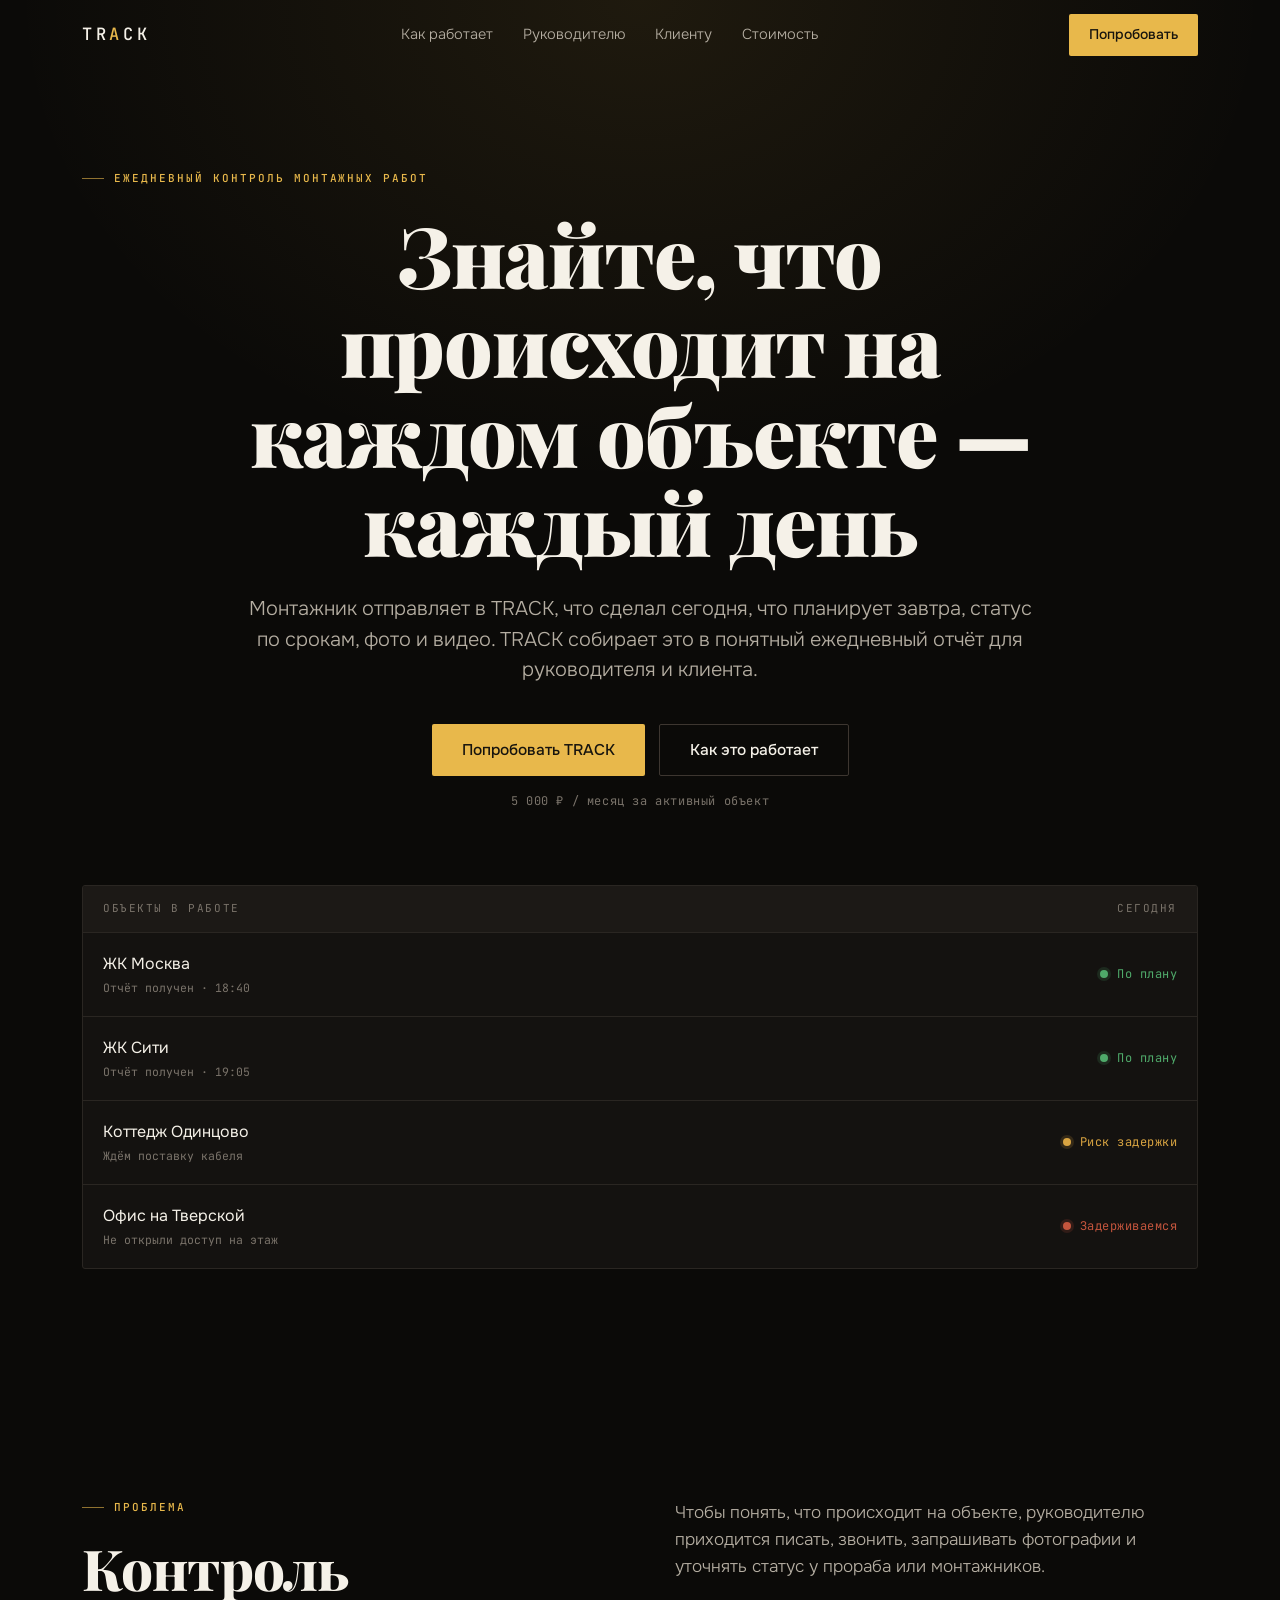
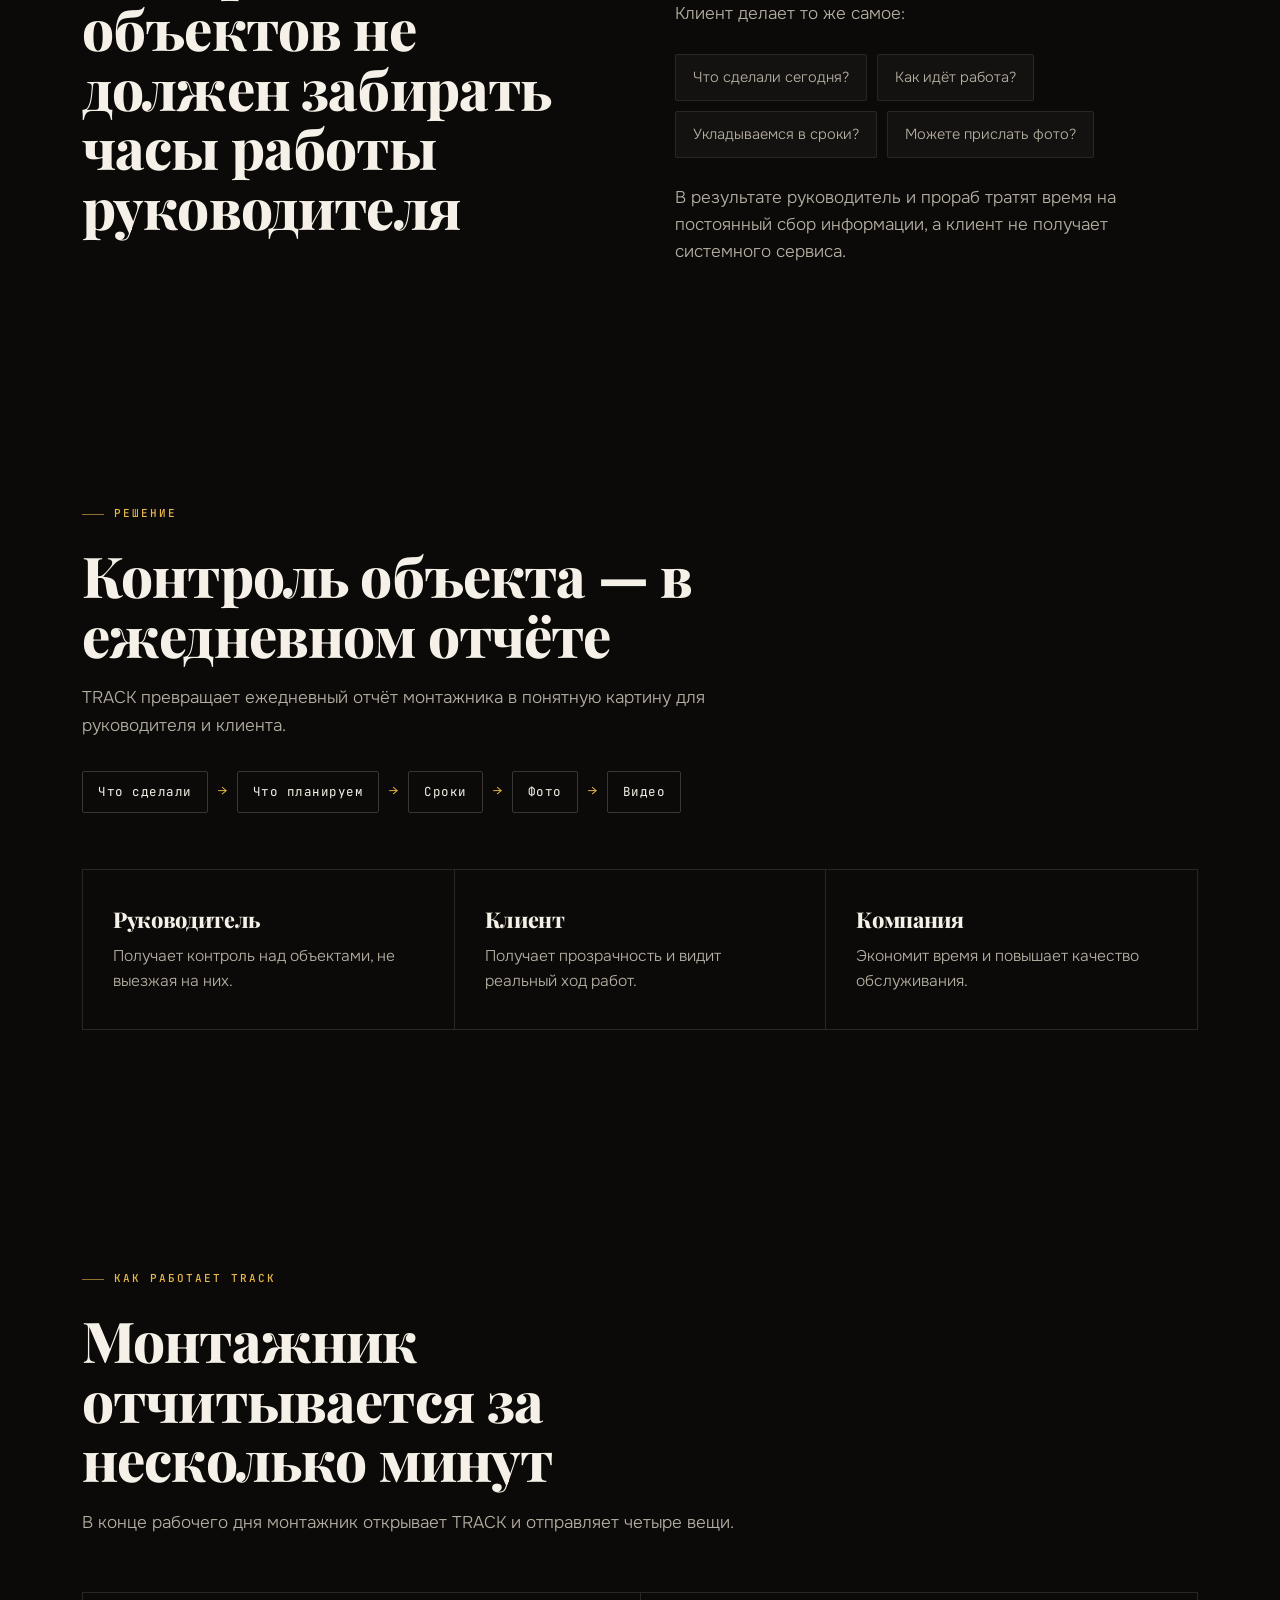
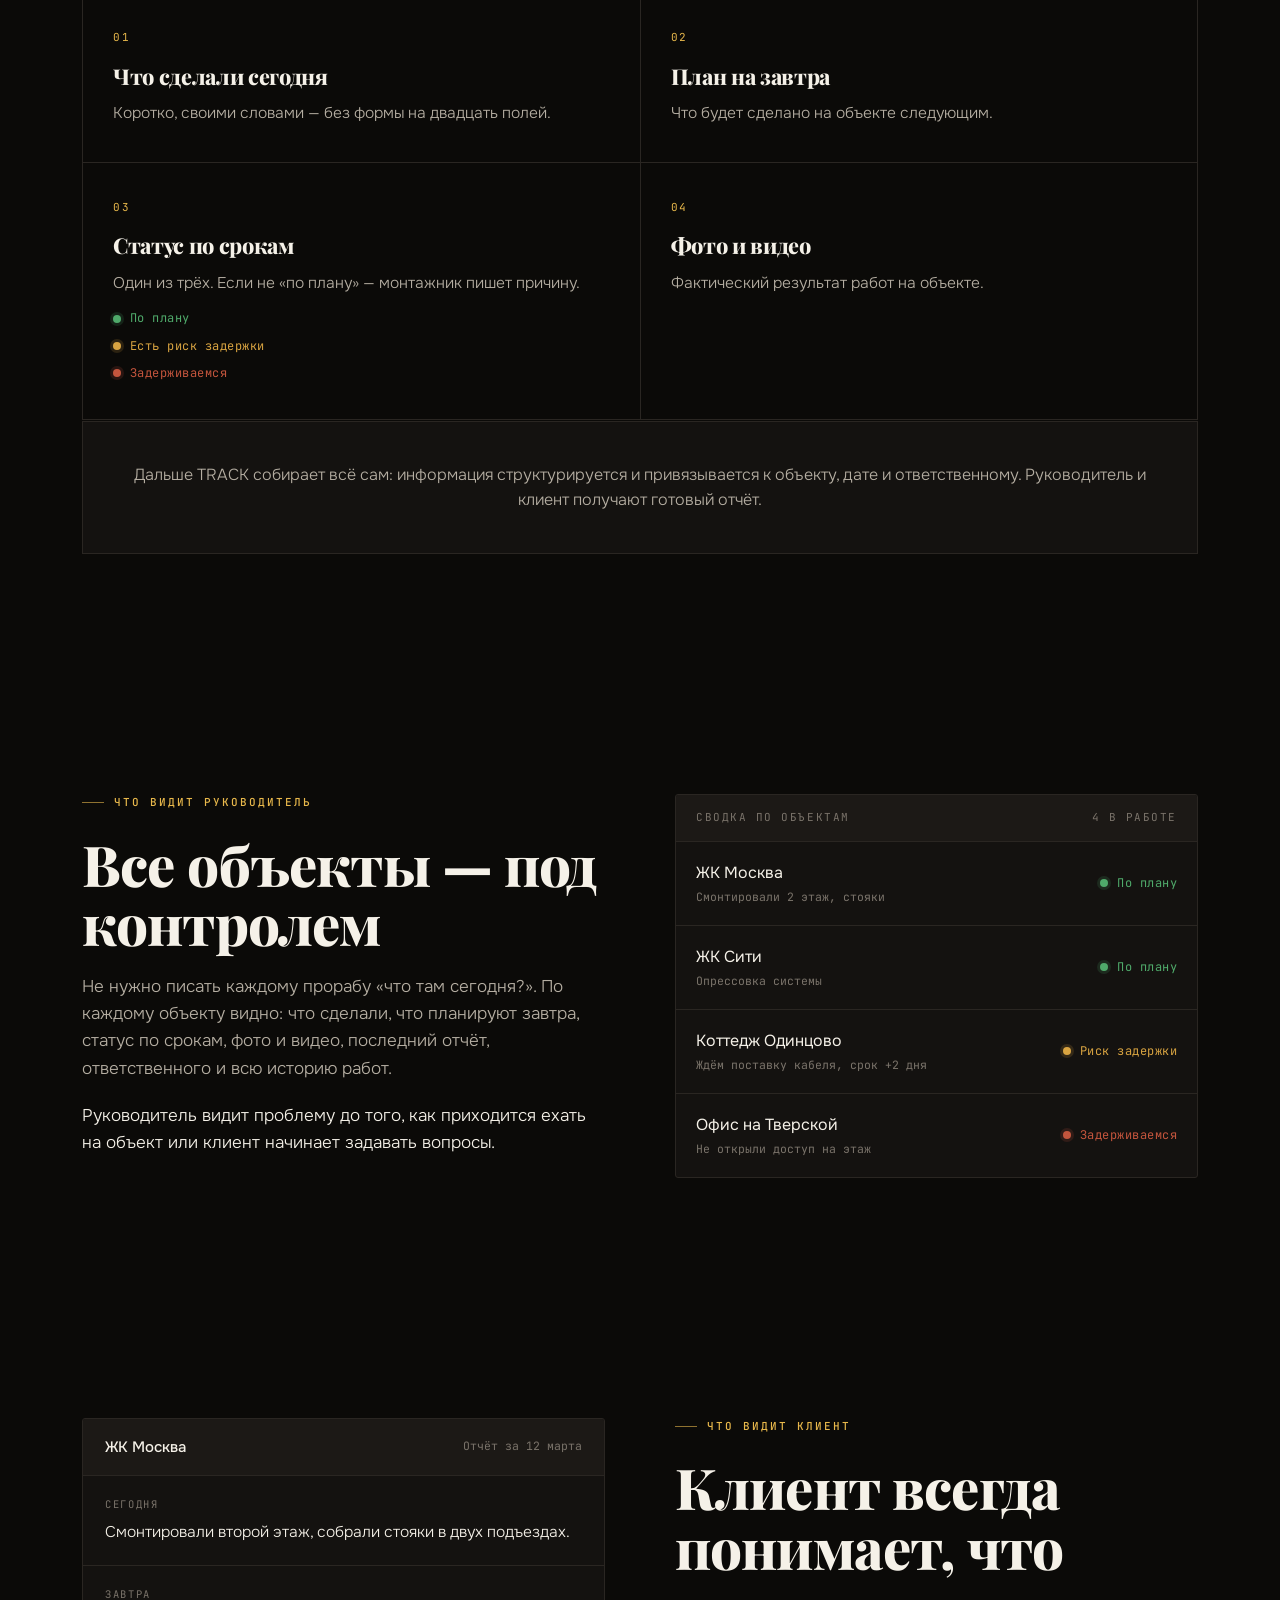
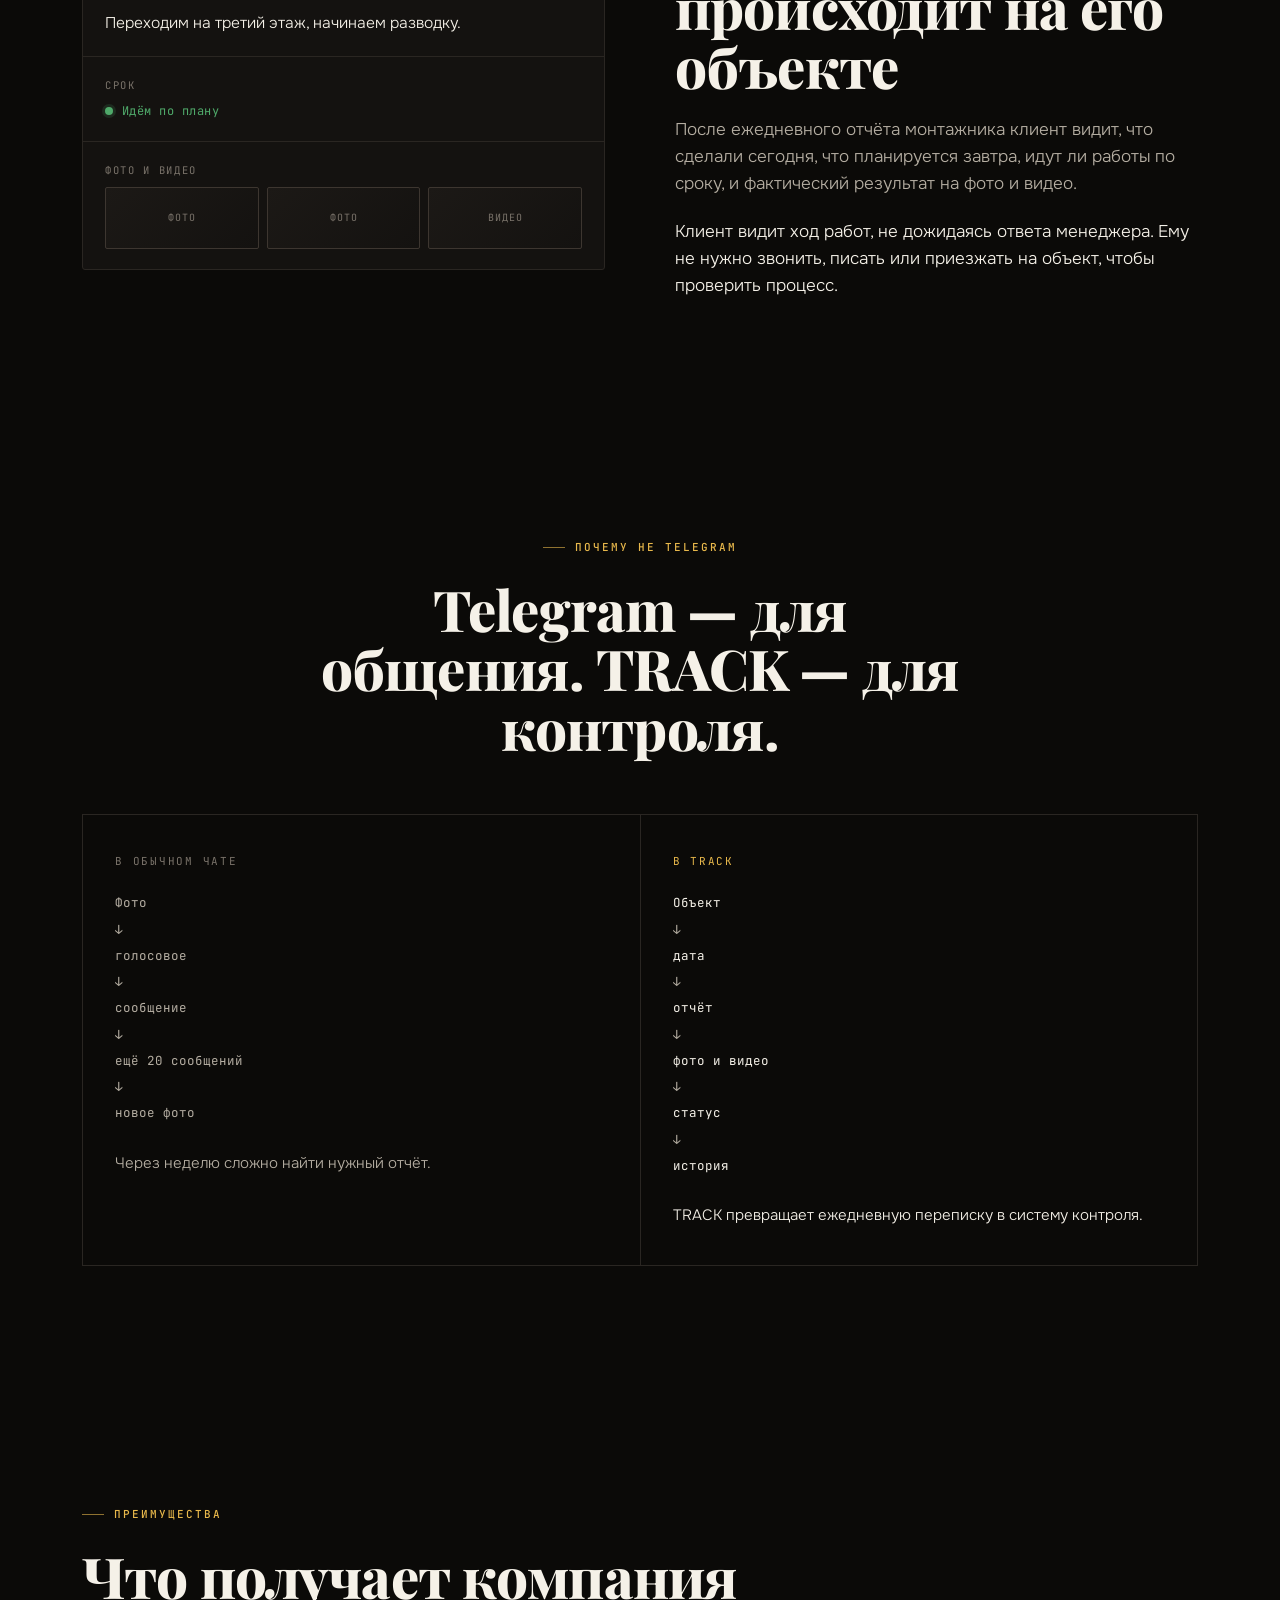
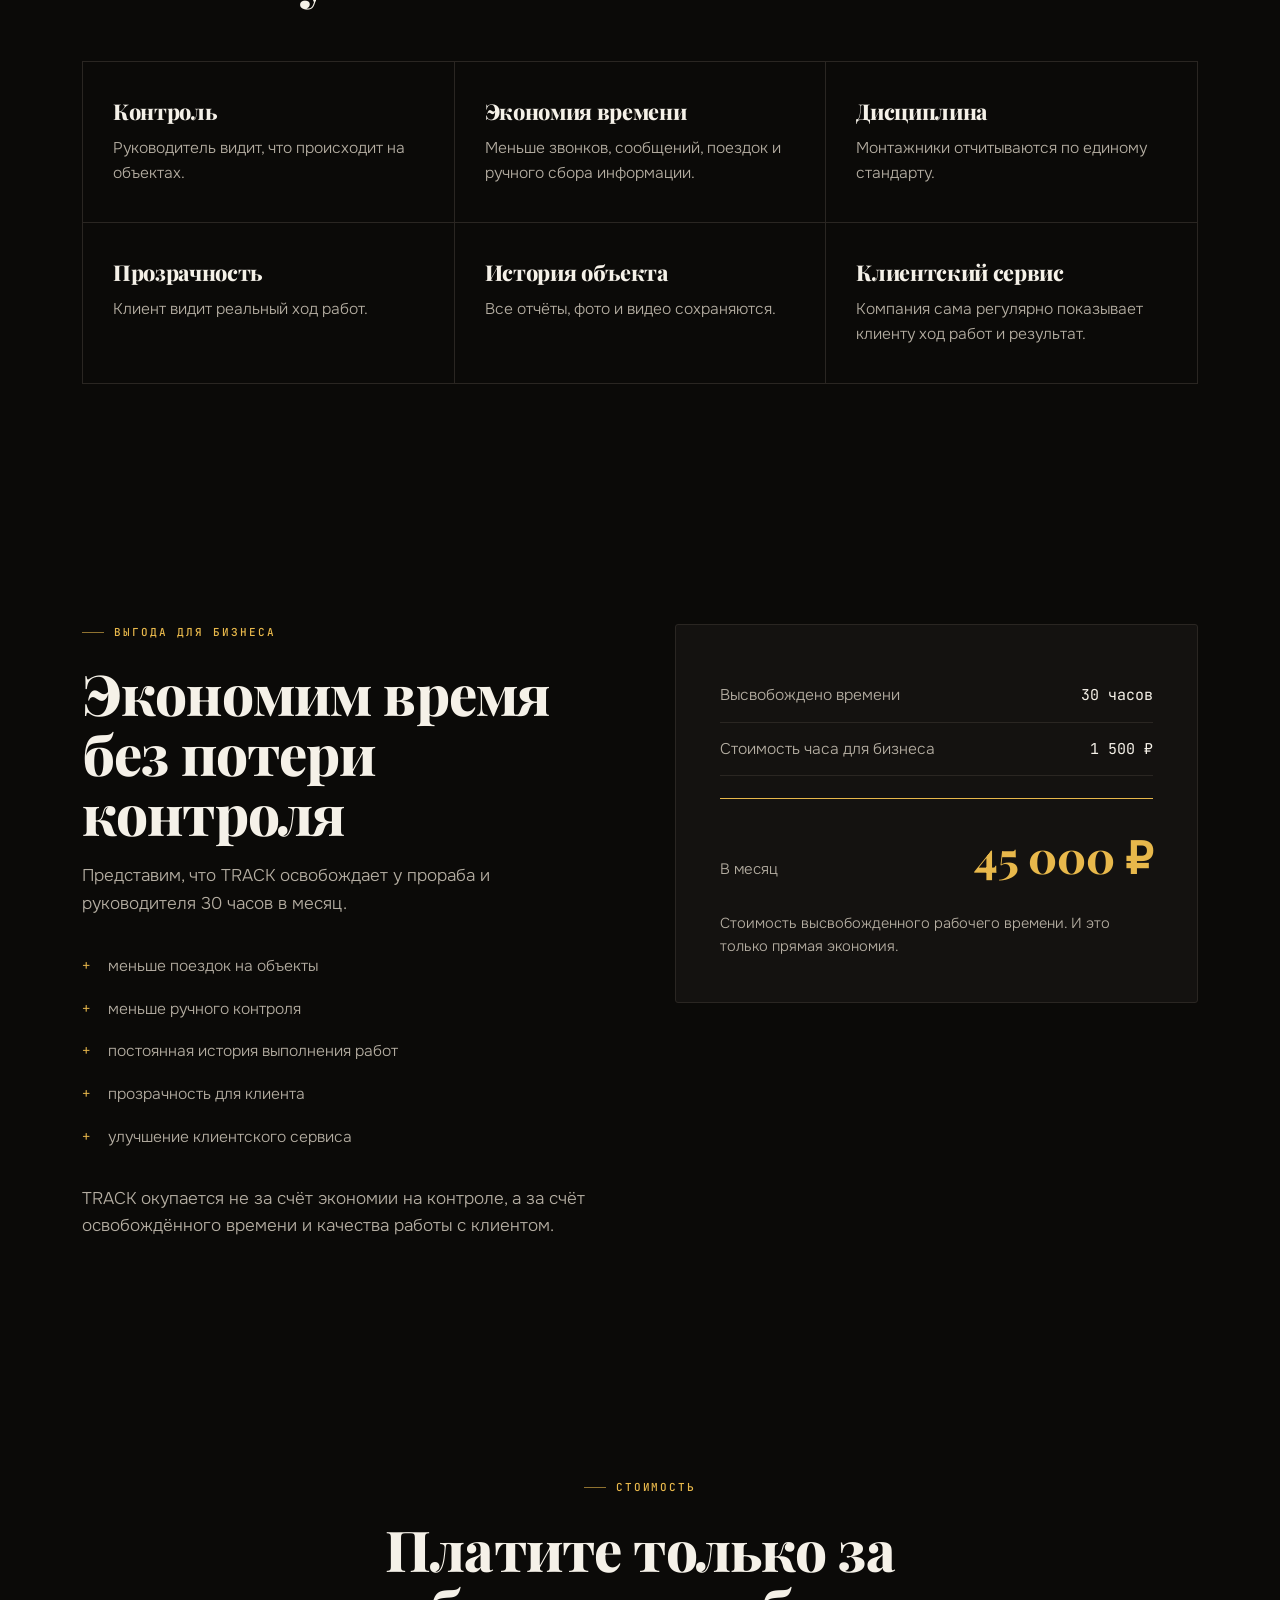
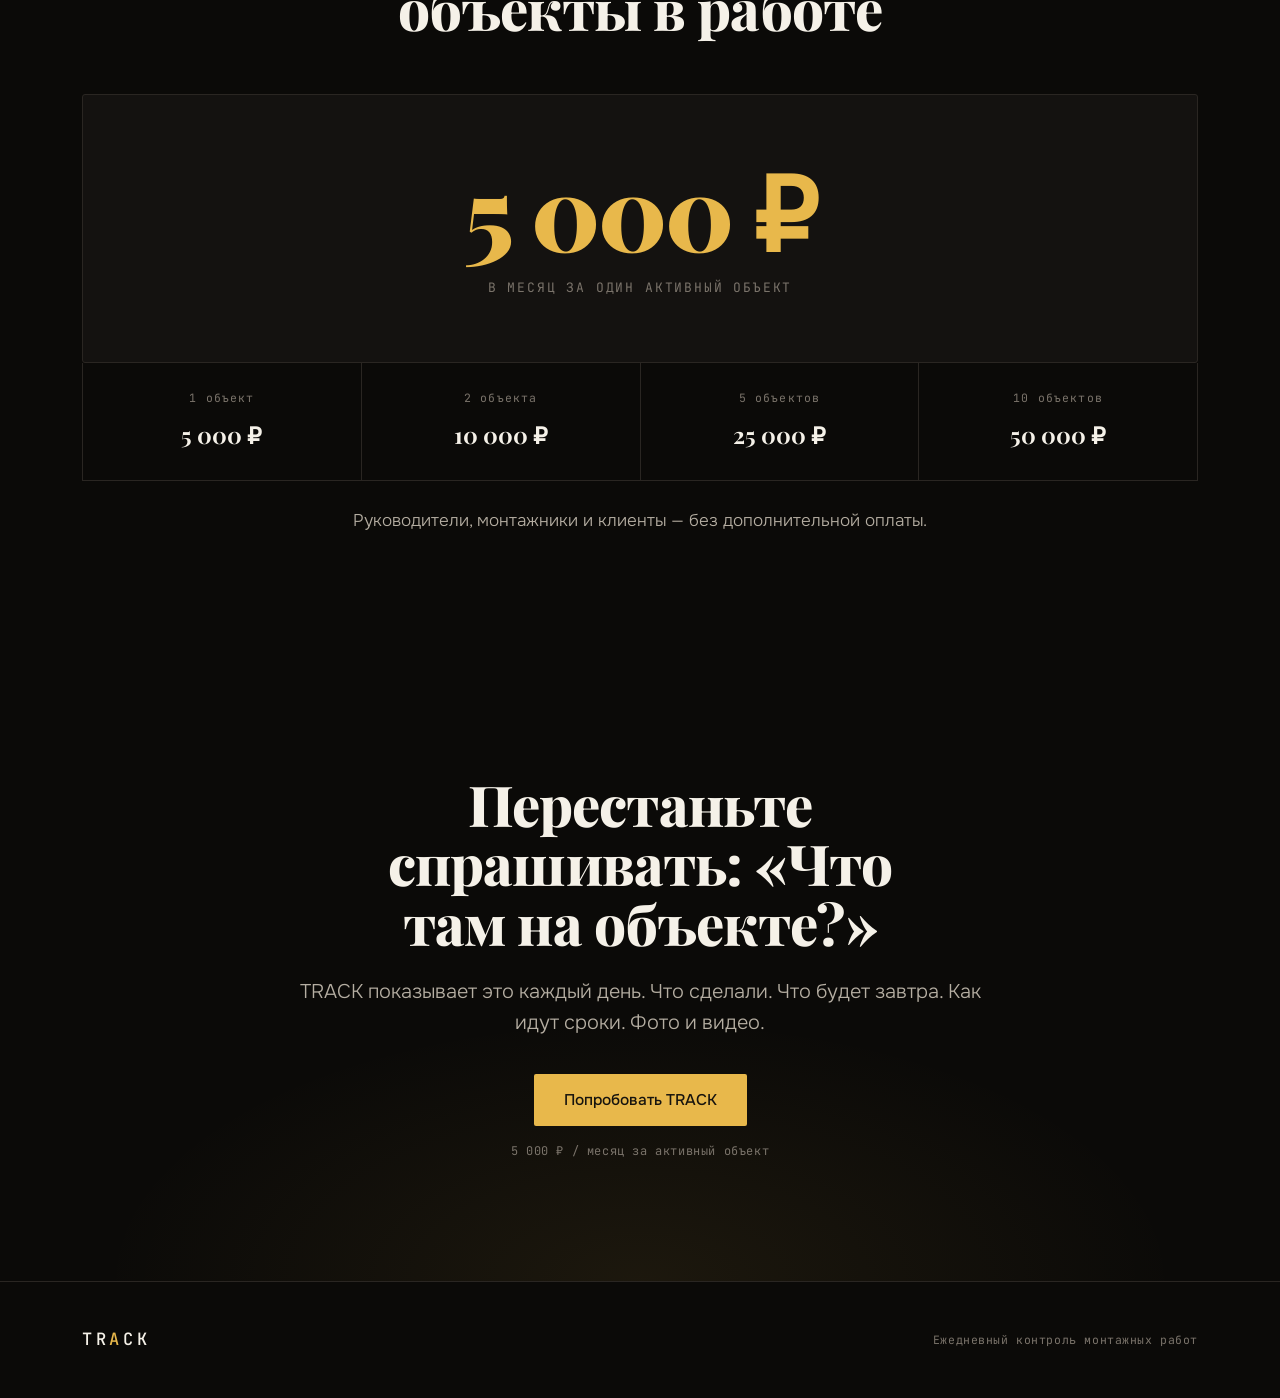
<file: index (4).html>
<!DOCTYPE html>
<html lang="ru">
<head>
<meta charset="utf-8">
<meta name="viewport" content="width=device-width, initial-scale=1">
<title>TRACK — ежедневный контроль монтажных работ</title>
<meta name="description" content="Монтажник отправляет отчёт за несколько минут. Руководитель видит все объекты, клиент видит ход работ. 5 000 ₽ в месяц за активный объект.">
<meta property="og:title" content="TRACK — ежедневный контроль монтажных работ">
<meta property="og:description" content="Знайте, что происходит на каждом объекте — каждый день.">
<meta property="og:type" content="website">
<link rel="preconnect" href="https://fonts.googleapis.com">
<link rel="preconnect" href="https://fonts.gstatic.com" crossorigin>
<link href="https://fonts.googleapis.com/css2?family=Playfair+Display:wght@700;800;900&family=Onest:wght@300;400;500;600&family=JetBrains+Mono:wght@400;500&display=swap" rel="stylesheet">
<style>
:root{
  --void:#0B0A08;
  --surface:#141210;
  --raised:#1C1916;
  --edge:#2A2622;
  --edge-hi:#3D3630;
  --gold:#E8B84B;
  --gold-dim:#C79A33;
  --text:#F5F1E8;
  --text-2:#B5AEA2;
  --muted:#7A736A;
  --ok:#4FA96A;
  --warn:#D9A441;
  --late:#C4553D;

  --display:'Playfair Display',Georgia,serif;
  --body:'Onest',-apple-system,BlinkMacSystemFont,'Segoe UI',sans-serif;
  --mono:'JetBrains Mono',ui-monospace,Menlo,monospace;

  --ease:cubic-bezier(.16,1,.3,1);
}

*{box-sizing:border-box;margin:0;padding:0}
html{scroll-behavior:smooth}
body{
  background:var(--void);color:var(--text);
  font-family:var(--body);font-size:17px;line-height:1.6;
  -webkit-font-smoothing:antialiased;overflow-x:hidden;
}
.wrap{max-width:1180px;margin:0 auto;padding:0 32px}
section{padding:120px 0;position:relative}
@media(max-width:860px){.wrap{padding:0 20px}section{padding:72px 0}}

/* ---------- type ---------- */
h1,h2,h3{font-family:var(--display);font-weight:800;letter-spacing:-.015em;line-height:1.06}
h1{font-size:clamp(38px,6.6vw,88px);font-weight:900}
h2{font-size:clamp(30px,4.4vw,58px)}
h3{font-size:clamp(19px,1.7vw,24px);line-height:1.2}
.lead{font-size:clamp(17px,1.55vw,21px);color:var(--text-2);font-weight:300;line-height:1.55}
p{color:var(--text-2);font-weight:300}
.eyebrow{
  font-family:var(--mono);font-size:11px;font-weight:500;
  letter-spacing:.18em;text-transform:uppercase;color:var(--gold);
  display:flex;align-items:center;gap:10px;margin-bottom:22px;
}
.eyebrow::before{content:'';width:22px;height:1px;background:var(--gold);opacity:.6}
.center{text-align:center}
.center .eyebrow{justify-content:center}

/* ---------- header ---------- */
header{
  position:fixed;top:0;left:0;right:0;height:70px;z-index:100;
  display:flex;align-items:center;transition:background .25s,border-color .25s;
  border-bottom:1px solid transparent;
}
header.on{background:rgba(11,10,8,.86);backdrop-filter:blur(14px);border-bottom-color:var(--edge)}
header .wrap{display:flex;align-items:center;justify-content:space-between;width:100%}
.logo{font-family:var(--mono);font-weight:500;font-size:17px;letter-spacing:.22em;color:var(--text);text-decoration:none}
.logo b{color:var(--gold);font-weight:500}
nav{display:flex;gap:30px}
nav a{color:var(--text-2);text-decoration:none;font-size:14.5px;font-weight:300;transition:color .18s}
nav a:hover{color:var(--gold)}
@media(max-width:900px){nav{display:none}}

/* ---------- buttons ---------- */
.btn{
  display:inline-flex;align-items:center;justify-content:center;gap:9px;
  height:52px;padding:0 30px;border:none;border-radius:2px;cursor:pointer;
  font-family:var(--body);font-size:15.5px;font-weight:500;text-decoration:none;
  background:var(--gold);color:#17140E;transition:background .18s,transform .12s;
}
.btn:hover{background:var(--gold-dim)}
.btn:active{transform:scale(.985)}
.btn--sm{height:42px;padding:0 20px;font-size:14px}
.btn--ghost{background:transparent;color:var(--text);border:1px solid var(--edge-hi)}
.btn--ghost:hover{background:var(--raised);border-color:var(--gold)}
a:focus-visible,button:focus-visible{outline:2px solid var(--gold);outline-offset:3px}

/* ---------- hero ---------- */
.hero{padding:170px 0 110px;text-align:center;position:relative}
.hero::before{
  content:'';position:absolute;inset:0;pointer-events:none;
  background:radial-gradient(ellipse 70% 50% at 50% 0%,rgba(232,184,75,.09),transparent 70%);
}
.hero>*{position:relative}
.hero h1{max-width:16ch;margin:0 auto 26px}
.hero .lead{max-width:62ch;margin:0 auto 38px}
.hero-cta{display:flex;gap:14px;justify-content:center;flex-wrap:wrap;margin-bottom:16px}
.hero-note{font-family:var(--mono);font-size:12px;color:var(--muted);letter-spacing:.05em}

/* ---------- signature: доска объектов ---------- */
.board{
  margin-top:74px;border:1px solid var(--edge);background:var(--surface);
  border-radius:3px;overflow:hidden;text-align:left;
}
.board-top{
  display:flex;align-items:center;justify-content:space-between;
  padding:14px 20px;border-bottom:1px solid var(--edge);background:var(--raised);
}
.board-top span{font-family:var(--mono);font-size:11px;letter-spacing:.14em;text-transform:uppercase;color:var(--muted)}
.row{
  display:grid;grid-template-columns:1fr auto;gap:16px;align-items:center;
  padding:18px 20px;border-bottom:1px solid var(--edge);
  opacity:0;transform:translateY(10px);
}
.row:last-child{border-bottom:none}
.row.in{opacity:1;transform:none;transition:opacity .5s var(--ease),transform .5s var(--ease)}
.row-name{font-size:16px;font-weight:400;color:var(--text)}
.row-sub{font-family:var(--mono);font-size:11.5px;color:var(--muted);margin-top:3px}
.status{display:flex;align-items:center;gap:9px;font-family:var(--mono);font-size:12px;letter-spacing:.04em;white-space:nowrap}
.dot{width:8px;height:8px;border-radius:50%;flex:none}
.s-ok .dot{background:var(--ok);box-shadow:0 0 0 3px rgba(79,169,106,.16)}
.s-ok{color:var(--ok)}
.s-warn .dot{background:var(--warn);box-shadow:0 0 0 3px rgba(217,164,65,.16)}
.s-warn{color:var(--warn)}
.s-late .dot{background:var(--late);box-shadow:0 0 0 3px rgba(196,85,61,.16)}
.s-late{color:var(--late)}
@media(max-width:600px){
  .row{grid-template-columns:1fr;gap:8px}
  .status{font-size:11px}
}

/* ---------- generic layout ---------- */
.split{display:grid;grid-template-columns:1fr 1fr;gap:70px;align-items:start}
@media(max-width:900px){.split{grid-template-columns:1fr;gap:40px}}
.head-block{max-width:60ch;margin-bottom:56px}
.head-block p{margin-top:20px}

/* ---------- quote chips (вопросы клиента) ---------- */
.chips{display:flex;flex-wrap:wrap;gap:10px;margin-top:26px}
.chip{
  border:1px solid var(--edge);background:var(--surface);
  padding:11px 17px;border-radius:2px;font-size:14.5px;color:var(--text-2);font-weight:300;
}

/* ---------- flow ---------- */
.flow{display:flex;flex-wrap:wrap;gap:10px;align-items:center;margin-top:32px}
.flow span{
  font-family:var(--mono);font-size:12.5px;letter-spacing:.04em;
  border:1px solid var(--edge-hi);padding:10px 15px;border-radius:2px;color:var(--text);
}
.flow i{color:var(--gold);font-style:normal;font-size:13px}

/* ---------- cards ---------- */
.grid{display:grid;gap:1px;background:var(--edge);border:1px solid var(--edge)}
.g3{grid-template-columns:repeat(3,1fr)}
.g2{grid-template-columns:repeat(2,1fr)}
@media(max-width:900px){.g3,.g2{grid-template-columns:1fr}}
.cell{background:var(--void);padding:36px 30px}
.cell h3{margin-bottom:12px}
.cell p{font-size:15.5px}
.cell .num{font-family:var(--mono);font-size:11px;color:var(--gold);letter-spacing:.14em;display:block;margin-bottom:16px}

/* ---------- report card (что видит клиент) ---------- */
.report{border:1px solid var(--edge);background:var(--surface);border-radius:3px;overflow:hidden}
.report-top{padding:16px 22px;border-bottom:1px solid var(--edge);background:var(--raised);display:flex;justify-content:space-between;align-items:center}
.report-top strong{font-family:var(--body);font-weight:500;font-size:15px}
.report-top time{font-family:var(--mono);font-size:11.5px;color:var(--muted)}
.rrow{padding:20px 22px;border-bottom:1px solid var(--edge)}
.rrow:last-child{border-bottom:none}
.rlabel{font-family:var(--mono);font-size:10.5px;letter-spacing:.16em;text-transform:uppercase;color:var(--muted);margin-bottom:8px}
.rtext{font-size:15.5px;color:var(--text);font-weight:300}
.media{display:flex;gap:8px;margin-top:4px}
.media i{
  flex:1;height:62px;border:1px solid var(--edge-hi);border-radius:2px;
  background:linear-gradient(135deg,var(--raised),var(--surface));
  display:flex;align-items:center;justify-content:center;
  font-family:var(--mono);font-size:10px;color:var(--muted);font-style:normal;letter-spacing:.1em;
}

/* ---------- compare ---------- */
.cmp{display:grid;grid-template-columns:1fr 1fr;gap:1px;background:var(--edge);border:1px solid var(--edge)}
@media(max-width:900px){.cmp{grid-template-columns:1fr}}
.cmp>div{background:var(--void);padding:38px 32px}
.cmp .tag{font-family:var(--mono);font-size:11px;letter-spacing:.16em;text-transform:uppercase;margin-bottom:20px;display:block}
.cmp .a .tag{color:var(--muted)}
.cmp .b .tag{color:var(--gold)}
.chain{font-family:var(--mono);font-size:12.5px;line-height:2.1;color:var(--text-2)}
.chain b{color:var(--text);font-weight:400}

/* ---------- money ---------- */
.calc{border:1px solid var(--edge);background:var(--surface);padding:44px;border-radius:3px}
.calc-line{display:flex;justify-content:space-between;align-items:baseline;padding:14px 0;border-bottom:1px solid var(--edge);font-size:15.5px;color:var(--text-2);font-weight:300}
.calc-line:last-of-type{border-bottom:none}
.calc-line b{font-family:var(--mono);font-weight:400;color:var(--text);font-size:15px}
.calc-total{display:flex;justify-content:space-between;align-items:baseline;margin-top:22px;padding-top:22px;border-top:1px solid var(--gold)}
.calc-total span{font-size:15px;color:var(--text-2);font-weight:300}
.calc-total strong{font-family:var(--display);font-size:clamp(30px,3.6vw,44px);color:var(--gold);font-weight:800}
.plus{list-style:none;margin-top:28px}
.plus li{padding:9px 0 9px 26px;position:relative;color:var(--text-2);font-size:15.5px;font-weight:300}
.plus li::before{content:'+';position:absolute;left:0;color:var(--gold);font-family:var(--mono);font-size:14px}

/* ---------- price ---------- */
.price-hero{text-align:center;padding:64px 32px;border:1px solid var(--edge);background:var(--surface);border-radius:3px}
.price-hero .amount{font-family:var(--display);font-size:clamp(48px,8vw,104px);font-weight:900;color:var(--gold);line-height:1;letter-spacing:-.02em}
.price-hero .per{font-family:var(--mono);font-size:13px;letter-spacing:.14em;text-transform:uppercase;color:var(--muted);margin-top:16px}
.tiers{display:grid;grid-template-columns:repeat(4,1fr);gap:1px;background:var(--edge);border:1px solid var(--edge);border-top:none}
@media(max-width:700px){.tiers{grid-template-columns:repeat(2,1fr)}}
.tier{background:var(--void);padding:26px 20px;text-align:center}
.tier .n{font-family:var(--mono);font-size:11.5px;color:var(--muted);letter-spacing:.1em;display:block;margin-bottom:9px}
.tier .v{font-family:var(--display);font-size:23px;font-weight:700;color:var(--text)}

/* ---------- final ---------- */
.final{text-align:center;position:relative}
.final::before{
  content:'';position:absolute;inset:0;pointer-events:none;
  background:radial-gradient(ellipse 60% 60% at 50% 100%,rgba(232,184,75,.08),transparent 70%);
}
.final>*{position:relative}
.final h2{max-width:15ch;margin:0 auto 24px}
.final .lead{max-width:54ch;margin:0 auto 36px}

/* ---------- footer ---------- */
footer{border-top:1px solid var(--edge);padding:44px 0}
footer .wrap{display:flex;justify-content:space-between;align-items:center;flex-wrap:wrap;gap:16px}
footer .fine{font-family:var(--mono);font-size:11.5px;color:var(--muted);letter-spacing:.05em}

/* ---------- reveal ---------- */
.rv{opacity:0;transform:translateY(22px)}
.rv.in{opacity:1;transform:none;transition:opacity .6s var(--ease),transform .6s var(--ease)}

@media(prefers-reduced-motion:reduce){
  *{animation-duration:.01ms!important;transition-duration:.01ms!important;scroll-behavior:auto!important}
  .rv,.row{opacity:1;transform:none}
}
</style>
</head>
<body>

<header id="hdr">
  <div class="wrap">
    <a href="#top" class="logo">TR<b>A</b>CK</a>
    <nav>
      <a href="#how">Как работает</a>
      <a href="#manager">Руководителю</a>
      <a href="#client">Клиенту</a>
      <a href="#price">Стоимость</a>
    </nav>
    <a href="#try" class="btn btn--sm">Попробовать</a>
  </div>
</header>

<main id="top">

<!-- HERO -->
<section class="hero">
  <div class="wrap">
    <div class="eyebrow">Ежедневный контроль монтажных работ</div>
    <h1>Знайте, что происходит на каждом объекте&nbsp;— каждый день</h1>
    <p class="lead">Монтажник отправляет в TRACK, что сделал сегодня, что планирует завтра, статус по срокам, фото и видео. TRACK собирает это в понятный ежедневный отчёт для руководителя и клиента.</p>
    <div class="hero-cta">
      <a href="#try" class="btn">Попробовать TRACK</a>
      <a href="#how" class="btn btn--ghost">Как это работает</a>
    </div>
    <div class="hero-note">5 000 ₽ / месяц за активный объект</div>

    <div class="board">
      <div class="board-top">
        <span>Объекты в работе</span>
        <span>Сегодня</span>
      </div>
      <div class="row" data-row>
        <div><div class="row-name">ЖК Москва</div><div class="row-sub">Отчёт получен · 18:40</div></div>
        <div class="status s-ok"><i class="dot"></i>По плану</div>
      </div>
      <div class="row" data-row>
        <div><div class="row-name">ЖК Сити</div><div class="row-sub">Отчёт получен · 19:05</div></div>
        <div class="status s-ok"><i class="dot"></i>По плану</div>
      </div>
      <div class="row" data-row>
        <div><div class="row-name">Коттедж Одинцово</div><div class="row-sub">Ждём поставку кабеля</div></div>
        <div class="status s-warn"><i class="dot"></i>Риск задержки</div>
      </div>
      <div class="row" data-row>
        <div><div class="row-name">Офис на Тверской</div><div class="row-sub">Не открыли доступ на этаж</div></div>
        <div class="status s-late"><i class="dot"></i>Задерживаемся</div>
      </div>
    </div>
  </div>
</section>

<!-- ПРОБЛЕМА -->
<section>
  <div class="wrap">
    <div class="split">
      <div class="rv">
        <div class="eyebrow">Проблема</div>
        <h2>Контроль объектов не должен забирать часы работы руководителя</h2>
      </div>
      <div class="rv">
        <p>Чтобы понять, что происходит на объекте, руководителю приходится писать, звонить, запрашивать фотографии и уточнять статус у прораба или монтажников.</p>
        <p style="margin-top:20px">Клиент делает то же самое:</p>
        <div class="chips">
          <div class="chip">Что сделали сегодня?</div>
          <div class="chip">Как идёт работа?</div>
          <div class="chip">Укладываемся в сроки?</div>
          <div class="chip">Можете прислать фото?</div>
        </div>
        <p style="margin-top:26px">В результате руководитель и прораб тратят время на постоянный сбор информации, а клиент не получает системного сервиса.</p>
      </div>
    </div>
  </div>
</section>

<!-- РЕШЕНИЕ -->
<section>
  <div class="wrap">
    <div class="head-block rv">
      <div class="eyebrow">Решение</div>
      <h2>Контроль объекта — в ежедневном отчёте</h2>
      <p>TRACK превращает ежедневный отчёт монтажника в понятную картину для руководителя и клиента.</p>
      <div class="flow">
        <span>Что сделали</span><i>→</i>
        <span>Что планируем</span><i>→</i>
        <span>Сроки</span><i>→</i>
        <span>Фото</span><i>→</i>
        <span>Видео</span>
      </div>
    </div>
    <div class="grid g3 rv">
      <div class="cell"><h3>Руководитель</h3><p>Получает контроль над объектами, не выезжая на них.</p></div>
      <div class="cell"><h3>Клиент</h3><p>Получает прозрачность и видит реальный ход работ.</p></div>
      <div class="cell"><h3>Компания</h3><p>Экономит время и повышает качество обслуживания.</p></div>
    </div>
  </div>
</section>

<!-- КАК РАБОТАЕТ -->
<section id="how">
  <div class="wrap">
    <div class="head-block rv">
      <div class="eyebrow">Как работает TRACK</div>
      <h2>Монтажник отчитывается за несколько минут</h2>
      <p>В конце рабочего дня монтажник открывает TRACK и отправляет четыре вещи.</p>
    </div>
    <div class="grid g2 rv">
      <div class="cell">
        <span class="num">01</span>
        <h3>Что сделали сегодня</h3>
        <p>Коротко, своими словами — без формы на двадцать полей.</p>
      </div>
      <div class="cell">
        <span class="num">02</span>
        <h3>План на завтра</h3>
        <p>Что будет сделано на объекте следующим.</p>
      </div>
      <div class="cell">
        <span class="num">03</span>
        <h3>Статус по срокам</h3>
        <p style="margin-bottom:14px">Один из трёх. Если не «по плану» — монтажник пишет причину.</p>
        <div class="status s-ok" style="margin-bottom:8px"><i class="dot"></i>По плану</div>
        <div class="status s-warn" style="margin-bottom:8px"><i class="dot"></i>Есть риск задержки</div>
        <div class="status s-late"><i class="dot"></i>Задерживаемся</div>
      </div>
      <div class="cell">
        <span class="num">04</span>
        <h3>Фото и видео</h3>
        <p>Фактический результат работ на объекте.</p>
      </div>
    </div>
    <div class="calc rv" style="margin-top:1px;border-radius:0;text-align:center;padding:40px">
      <p style="font-size:16px">Дальше TRACK собирает всё сам: информация структурируется и привязывается к объекту, дате и ответственному. Руководитель и клиент получают готовый отчёт.</p>
    </div>
  </div>
</section>

<!-- РУКОВОДИТЕЛЬ -->
<section id="manager">
  <div class="wrap">
    <div class="split">
      <div class="rv">
        <div class="eyebrow">Что видит руководитель</div>
        <h2>Все объекты — под контролем</h2>
        <p style="margin-top:20px">Не нужно писать каждому прорабу «что там сегодня?». По каждому объекту видно: что сделали, что планируют завтра, статус по срокам, фото и видео, последний отчёт, ответственного и всю историю работ.</p>
        <p style="margin-top:20px;color:var(--text)">Руководитель видит проблему до того, как приходится ехать на объект или клиент начинает задавать вопросы.</p>
      </div>
      <div class="rv">
        <div class="board" style="margin-top:0">
          <div class="board-top"><span>Сводка по объектам</span><span>4 в работе</span></div>
          <div class="row in"><div><div class="row-name">ЖК Москва</div><div class="row-sub">Смонтировали 2 этаж, стояки</div></div><div class="status s-ok"><i class="dot"></i>По плану</div></div>
          <div class="row in"><div><div class="row-name">ЖК Сити</div><div class="row-sub">Опрессовка системы</div></div><div class="status s-ok"><i class="dot"></i>По плану</div></div>
          <div class="row in"><div><div class="row-name">Коттедж Одинцово</div><div class="row-sub">Ждём поставку кабеля, срок +2 дня</div></div><div class="status s-warn"><i class="dot"></i>Риск задержки</div></div>
          <div class="row in"><div><div class="row-name">Офис на Тверской</div><div class="row-sub">Не открыли доступ на этаж</div></div><div class="status s-late"><i class="dot"></i>Задерживаемся</div></div>
        </div>
      </div>
    </div>
  </div>
</section>

<!-- КЛИЕНТ -->
<section id="client">
  <div class="wrap">
    <div class="split">
      <div class="rv">
        <div class="report">
          <div class="report-top"><strong>ЖК Москва</strong><time>Отчёт за 12 марта</time></div>
          <div class="rrow"><div class="rlabel">Сегодня</div><div class="rtext">Смонтировали второй этаж, собрали стояки в двух подъездах.</div></div>
          <div class="rrow"><div class="rlabel">Завтра</div><div class="rtext">Переходим на третий этаж, начинаем разводку.</div></div>
          <div class="rrow"><div class="rlabel">Срок</div><div class="status s-ok"><i class="dot"></i>Идём по плану</div></div>
          <div class="rrow"><div class="rlabel">Фото и видео</div><div class="media"><i>ФОТО</i><i>ФОТО</i><i>ВИДЕО</i></div></div>
        </div>
      </div>
      <div class="rv">
        <div class="eyebrow">Что видит клиент</div>
        <h2>Клиент всегда понимает, что происходит на его объекте</h2>
        <p style="margin-top:20px">После ежедневного отчёта монтажника клиент видит, что сделали сегодня, что планируется завтра, идут ли работы по сроку, и фактический результат на фото и видео.</p>
        <p style="margin-top:20px;color:var(--text)">Клиент видит ход работ, не дожидаясь ответа менеджера. Ему не нужно звонить, писать или приезжать на объект, чтобы проверить процесс.</p>
      </div>
    </div>
  </div>
</section>

<!-- TELEGRAM -->
<section>
  <div class="wrap">
    <div class="head-block rv center" style="margin-left:auto;margin-right:auto">
      <div class="eyebrow">Почему не Telegram</div>
      <h2>Telegram — для общения. TRACK — для контроля.</h2>
    </div>
    <div class="cmp rv">
      <div class="a">
        <span class="tag">В обычном чате</span>
        <div class="chain">
          Фото<br>↓<br>голосовое<br>↓<br>сообщение<br>↓<br>ещё 20 сообщений<br>↓<br>новое фото
        </div>
        <p style="margin-top:24px;font-size:15px">Через неделю сложно найти нужный отчёт.</p>
      </div>
      <div class="b">
        <span class="tag">В TRACK</span>
        <div class="chain">
          <b>Объект</b><br>↓<br><b>дата</b><br>↓<br><b>отчёт</b><br>↓<br><b>фото и видео</b><br>↓<br><b>статус</b><br>↓<br><b>история</b>
        </div>
        <p style="margin-top:24px;font-size:15px;color:var(--text)">TRACK превращает ежедневную переписку в систему контроля.</p>
      </div>
    </div>
  </div>
</section>

<!-- ПРЕИМУЩЕСТВА -->
<section>
  <div class="wrap">
    <div class="head-block rv">
      <div class="eyebrow">Преимущества</div>
      <h2>Что получает компания</h2>
    </div>
    <div class="grid g3 rv">
      <div class="cell"><h3>Контроль</h3><p>Руководитель видит, что происходит на объектах.</p></div>
      <div class="cell"><h3>Экономия времени</h3><p>Меньше звонков, сообщений, поездок и ручного сбора информации.</p></div>
      <div class="cell"><h3>Дисциплина</h3><p>Монтажники отчитываются по единому стандарту.</p></div>
      <div class="cell"><h3>Прозрачность</h3><p>Клиент видит реальный ход работ.</p></div>
      <div class="cell"><h3>История объекта</h3><p>Все отчёты, фото и видео сохраняются.</p></div>
      <div class="cell"><h3>Клиентский сервис</h3><p>Компания сама регулярно показывает клиенту ход работ и результат.</p></div>
    </div>
  </div>
</section>

<!-- ВЫГОДА -->
<section>
  <div class="wrap">
    <div class="split">
      <div class="rv">
        <div class="eyebrow">Выгода для бизнеса</div>
        <h2>Экономим время без потери контроля</h2>
        <p style="margin-top:20px">Представим, что TRACK освобождает у прораба и руководителя 30 часов в месяц.</p>
        <ul class="plus">
          <li>меньше поездок на объекты</li>
          <li>меньше ручного контроля</li>
          <li>постоянная история выполнения работ</li>
          <li>прозрачность для клиента</li>
          <li>улучшение клиентского сервиса</li>
        </ul>
        <p style="margin-top:26px">TRACK окупается не за счёт экономии на контроле, а за счёт освобождённого времени и качества работы с клиентом.</p>
      </div>
      <div class="rv">
        <div class="calc">
          <div class="calc-line"><span>Высвобождено времени</span><b>30 часов</b></div>
          <div class="calc-line"><span>Стоимость часа для бизнеса</span><b>1 500 ₽</b></div>
          <div class="calc-total">
            <span>В месяц</span>
            <strong>45 000 ₽</strong>
          </div>
          <p style="margin-top:20px;font-size:14.5px">Стоимость высвобожденного рабочего времени. И это только прямая экономия.</p>
        </div>
      </div>
    </div>
  </div>
</section>

<!-- СТОИМОСТЬ -->
<section id="price">
  <div class="wrap">
    <div class="head-block rv center" style="margin-left:auto;margin-right:auto">
      <div class="eyebrow">Стоимость</div>
      <h2>Платите только за объекты в работе</h2>
    </div>
    <div class="rv">
      <div class="price-hero">
        <div class="amount">5 000 ₽</div>
        <div class="per">в месяц за один активный объект</div>
      </div>
      <div class="tiers">
        <div class="tier"><span class="n">1 объект</span><span class="v">5 000 ₽</span></div>
        <div class="tier"><span class="n">2 объекта</span><span class="v">10 000 ₽</span></div>
        <div class="tier"><span class="n">5 объектов</span><span class="v">25 000 ₽</span></div>
        <div class="tier"><span class="n">10 объектов</span><span class="v">50 000 ₽</span></div>
      </div>
      <p class="center" style="margin-top:26px">Руководители, монтажники и клиенты — без дополнительной оплаты.</p>
    </div>
  </div>
</section>

<!-- ФИНАЛ -->
<section class="final" id="try">
  <div class="wrap">
    <div class="rv">
      <h2>Перестаньте спрашивать: «Что там на объекте?»</h2>
      <p class="lead">TRACK показывает это каждый день. Что сделали. Что будет завтра. Как идут сроки. Фото и видео.</p>
      <div class="hero-cta">
        <a href="#try" class="btn" id="cta">Попробовать TRACK</a>
      </div>
      <div class="hero-note">5 000 ₽ / месяц за активный объект</div>
    </div>
  </div>
</section>

</main>

<footer>
  <div class="wrap">
    <a href="#top" class="logo">TR<b>A</b>CK</a>
    <div class="fine">Ежедневный контроль монтажных работ</div>
  </div>
</footer>

<script>
(function(){
  'use strict';

  // header background on scroll
  var hdr=document.getElementById('hdr'),tick=false;
  function onScroll(){
    if(tick) return; tick=true;
    requestAnimationFrame(function(){
      hdr.classList.toggle('on',window.scrollY>40);
      tick=false;
    });
  }
  window.addEventListener('scroll',onScroll,{passive:true});
  onScroll();

  // reveal
  var io=new IntersectionObserver(function(entries){
    entries.forEach(function(e){
      if(e.isIntersecting){ e.target.classList.add('in'); io.unobserve(e.target); }
    });
  },{threshold:.15});
  document.querySelectorAll('.rv').forEach(function(el){io.observe(el);});

  // hero board rows, staggered
  var rows=document.querySelectorAll('.hero [data-row]');
  var bio=new IntersectionObserver(function(entries){
    entries.forEach(function(e){
      if(!e.isIntersecting) return;
      rows.forEach(function(r,i){ setTimeout(function(){ r.classList.add('in'); }, 220+i*130); });
      bio.disconnect();
    });
  },{threshold:.2});
  if(rows.length) bio.observe(rows[0].parentNode);
})();
</script>
</body>
</html>
</file>
